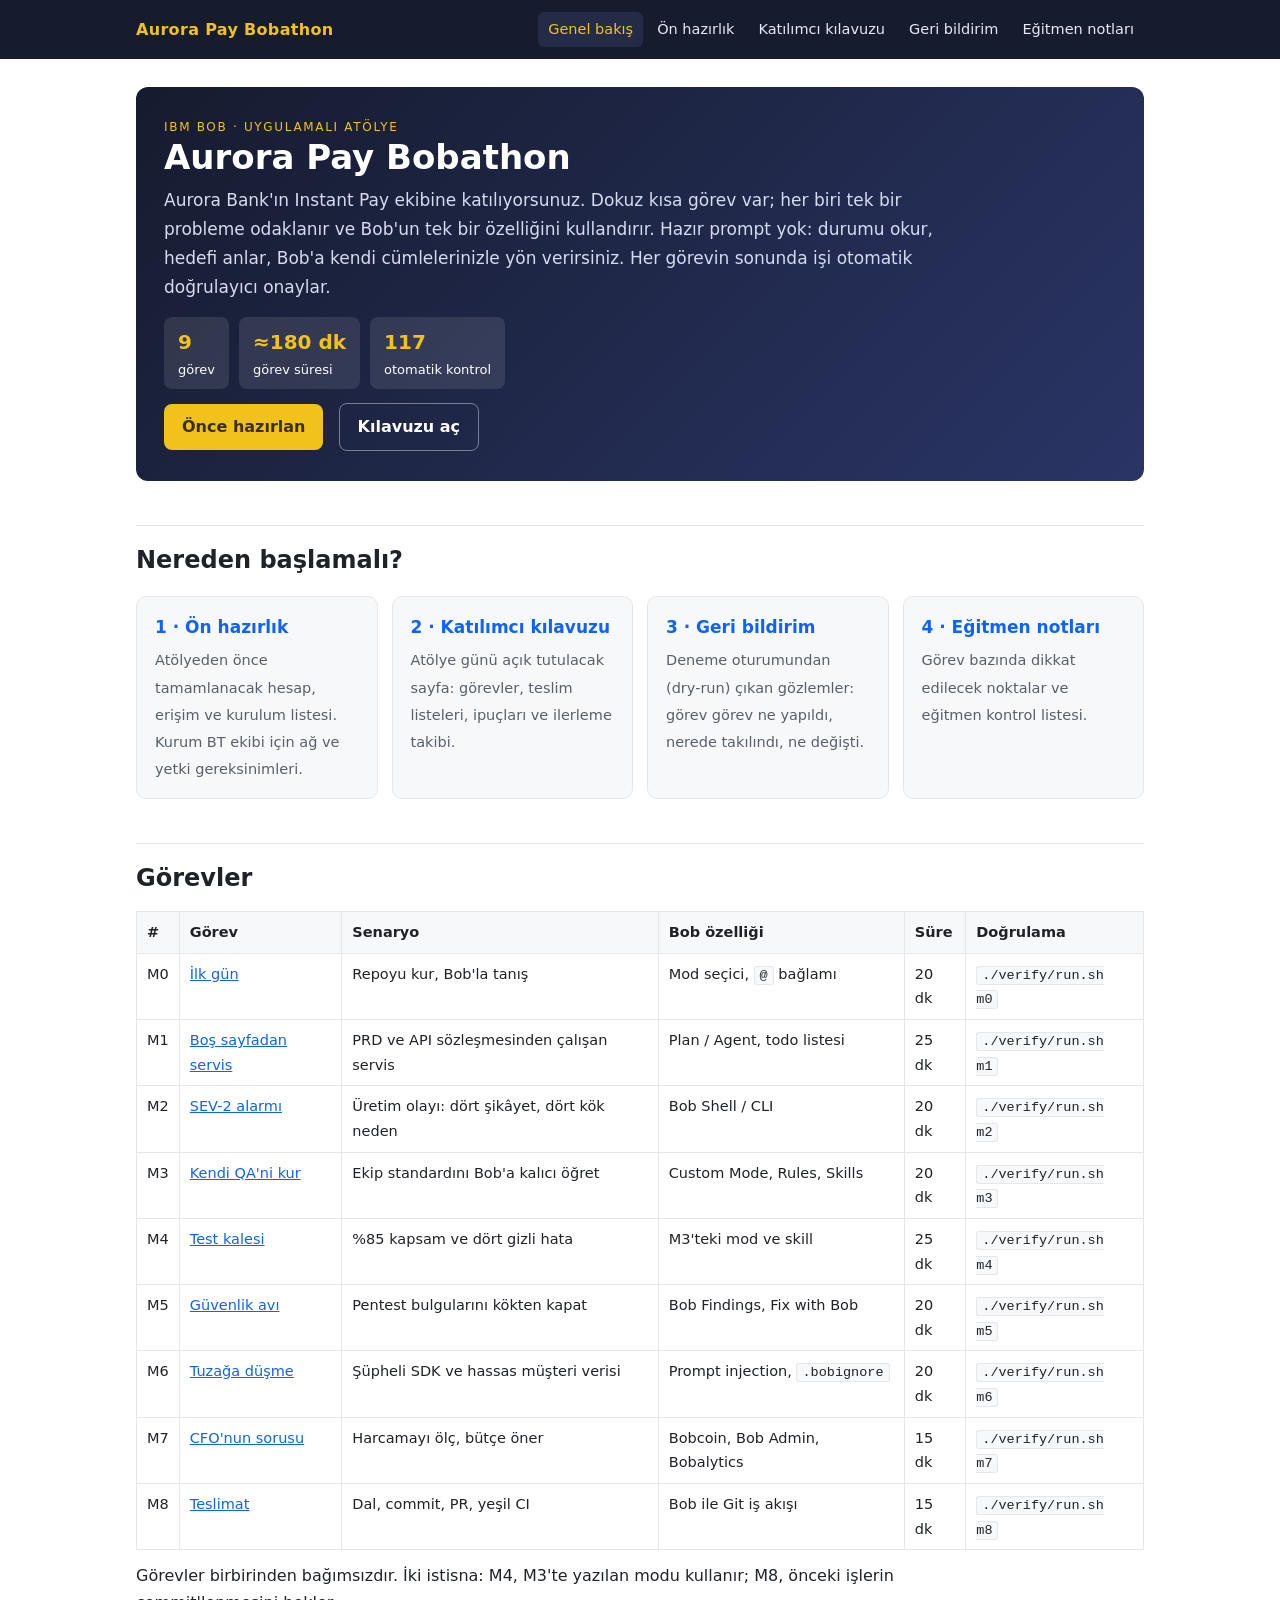
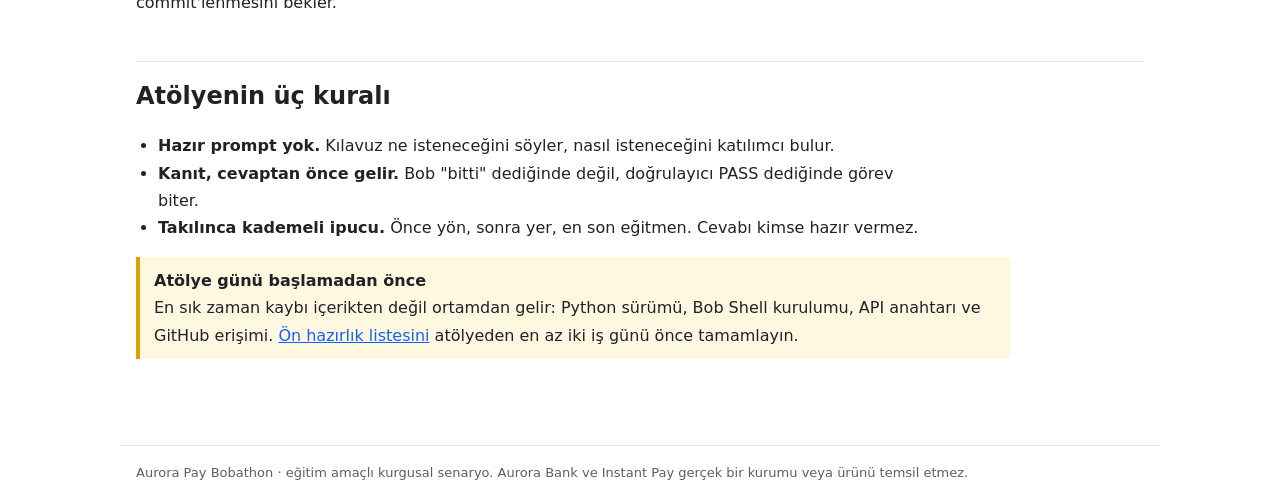
<file: index.html>
<!DOCTYPE html>
<html lang="tr">
<head>
<meta charset="utf-8">
<meta name="viewport" content="width=device-width, initial-scale=1">
<title>Aurora Pay Bobathon</title>
<meta name="description" content="IBM Bob ile uygulamalı atölye: dokuz görev, otomatik doğrulama, hazır prompt yok.">
<link rel="stylesheet" href="assets/style.css">
</head>
<body>
<header class="top"><div class="in">
  <a class="brand" href="index.html">Aurora Pay Bobathon</a>
  <nav>
    <a href="index.html" aria-current="page">Genel bakış</a>
    <a href="hazirlik.html">Ön hazırlık</a>
    <a href="kilavuz.html">Katılımcı kılavuzu</a>
    <a href="geri-bildirim.html">Geri bildirim</a>
    <a href="egitmen.html">Eğitmen notları</a>
  </nav>
</div></header>

<main>
<div class="hero">
  <div class="kicker">IBM Bob · uygulamalı atölye</div>
  <h1>Aurora Pay Bobathon</h1>
  <p>Aurora Bank'ın Instant Pay ekibine katılıyorsunuz. Dokuz kısa görev var; her biri tek bir probleme odaklanır ve Bob'un tek bir özelliğini kullandırır.
  Hazır prompt yok: durumu okur, hedefi anlar, Bob'a kendi cümlelerinizle yön verirsiniz. Her görevin sonunda işi otomatik doğrulayıcı onaylar.</p>
  <div class="stats">
    <div class="stat"><b>9</b>görev</div>
    <div class="stat"><b>≈180 dk</b>görev süresi</div>
    <div class="stat"><b>117</b>otomatik kontrol</div>
  </div>
  <a class="btn" href="hazirlik.html">Önce hazırlan</a>
  <a class="btn ghost" href="kilavuz.html">Kılavuzu aç</a>
</div>

<h2>Nereden başlamalı?</h2>
<div class="cards">
  <a class="card" href="hazirlik.html"><strong>1 · Ön hazırlık</strong><span>Atölyeden önce tamamlanacak hesap, erişim ve kurulum listesi. Kurum BT ekibi için ağ ve yetki gereksinimleri.</span></a>
  <a class="card" href="kilavuz.html"><strong>2 · Katılımcı kılavuzu</strong><span>Atölye günü açık tutulacak sayfa: görevler, teslim listeleri, ipuçları ve ilerleme takibi.</span></a>
  <a class="card" href="geri-bildirim.html"><strong>3 · Geri bildirim</strong><span>Deneme oturumundan (dry-run) çıkan gözlemler: görev görev ne yapıldı, nerede takılındı, ne değişti.</span></a>
  <a class="card" href="egitmen.html"><strong>4 · Eğitmen notları</strong><span>Görev bazında dikkat edilecek noktalar ve eğitmen kontrol listesi.</span></a>
</div>

<h2>Görevler</h2>
<div class="tablewrap">
<table>
  <thead><tr><th>#</th><th>Görev</th><th>Senaryo</th><th>Bob özelliği</th><th>Süre</th><th>Doğrulama</th></tr></thead>
  <tbody>
    <tr><td>M0</td><td><a href="kilavuz.html#m0">İlk gün</a></td><td>Repoyu kur, Bob'la tanış</td><td>Mod seçici, <code>@</code> bağlamı</td><td>20 dk</td><td><code>./verify/run.sh m0</code></td></tr>
    <tr><td>M1</td><td><a href="kilavuz.html#m1">Boş sayfadan servis</a></td><td>PRD ve API sözleşmesinden çalışan servis</td><td>Plan / Agent, todo listesi</td><td>25 dk</td><td><code>./verify/run.sh m1</code></td></tr>
    <tr><td>M2</td><td><a href="kilavuz.html#m2">SEV-2 alarmı</a></td><td>Üretim olayı: dört şikâyet, dört kök neden</td><td>Bob Shell / CLI</td><td>20 dk</td><td><code>./verify/run.sh m2</code></td></tr>
    <tr><td>M3</td><td><a href="kilavuz.html#m3">Kendi QA'ni kur</a></td><td>Ekip standardını Bob'a kalıcı öğret</td><td>Custom Mode, Rules, Skills</td><td>20 dk</td><td><code>./verify/run.sh m3</code></td></tr>
    <tr><td>M4</td><td><a href="kilavuz.html#m4">Test kalesi</a></td><td>%85 kapsam ve dört gizli hata</td><td>M3'teki mod ve skill</td><td>25 dk</td><td><code>./verify/run.sh m4</code></td></tr>
    <tr><td>M5</td><td><a href="kilavuz.html#m5">Güvenlik avı</a></td><td>Pentest bulgularını kökten kapat</td><td>Bob Findings, Fix with Bob</td><td>20 dk</td><td><code>./verify/run.sh m5</code></td></tr>
    <tr><td>M6</td><td><a href="kilavuz.html#m6">Tuzağa düşme</a></td><td>Şüpheli SDK ve hassas müşteri verisi</td><td>Prompt injection, <code>.bobignore</code></td><td>20 dk</td><td><code>./verify/run.sh m6</code></td></tr>
    <tr><td>M7</td><td><a href="kilavuz.html#m7">CFO'nun sorusu</a></td><td>Harcamayı ölç, bütçe öner</td><td>Bobcoin, Bob Admin, Bobalytics</td><td>15 dk</td><td><code>./verify/run.sh m7</code></td></tr>
    <tr><td>M8</td><td><a href="kilavuz.html#m8">Teslimat</a></td><td>Dal, commit, PR, yeşil CI</td><td>Bob ile Git iş akışı</td><td>15 dk</td><td><code>./verify/run.sh m8</code></td></tr>
  </tbody>
</table>
</div>
<p>Görevler birbirinden bağımsızdır. İki istisna: M4, M3'te yazılan modu kullanır; M8, önceki işlerin commit'lenmesini bekler.</p>

<h2>Atölyenin üç kuralı</h2>
<ul>
  <li><strong>Hazır prompt yok.</strong> Kılavuz ne isteneceğini söyler, nasıl isteneceğini katılımcı bulur.</li>
  <li><strong>Kanıt, cevaptan önce gelir.</strong> Bob "bitti" dediğinde değil, doğrulayıcı PASS dediğinde görev biter.</li>
  <li><strong>Takılınca kademeli ipucu.</strong> Önce yön, sonra yer, en son eğitmen. Cevabı kimse hazır vermez.</li>
</ul>

<div class="box warn">
  <strong>Atölye günü başlamadan önce</strong>
  En sık zaman kaybı içerikten değil ortamdan gelir: Python sürümü, Bob Shell kurulumu, API anahtarı ve GitHub erişimi.
  <a href="hazirlik.html">Ön hazırlık listesini</a> atölyeden en az iki iş günü önce tamamlayın.
</div>
</main>

<footer>Aurora Pay Bobathon · eğitim amaçlı kurgusal senaryo. Aurora Bank ve Instant Pay gerçek bir kurumu veya ürünü temsil etmez.</footer>
</body>
</html>
</file>
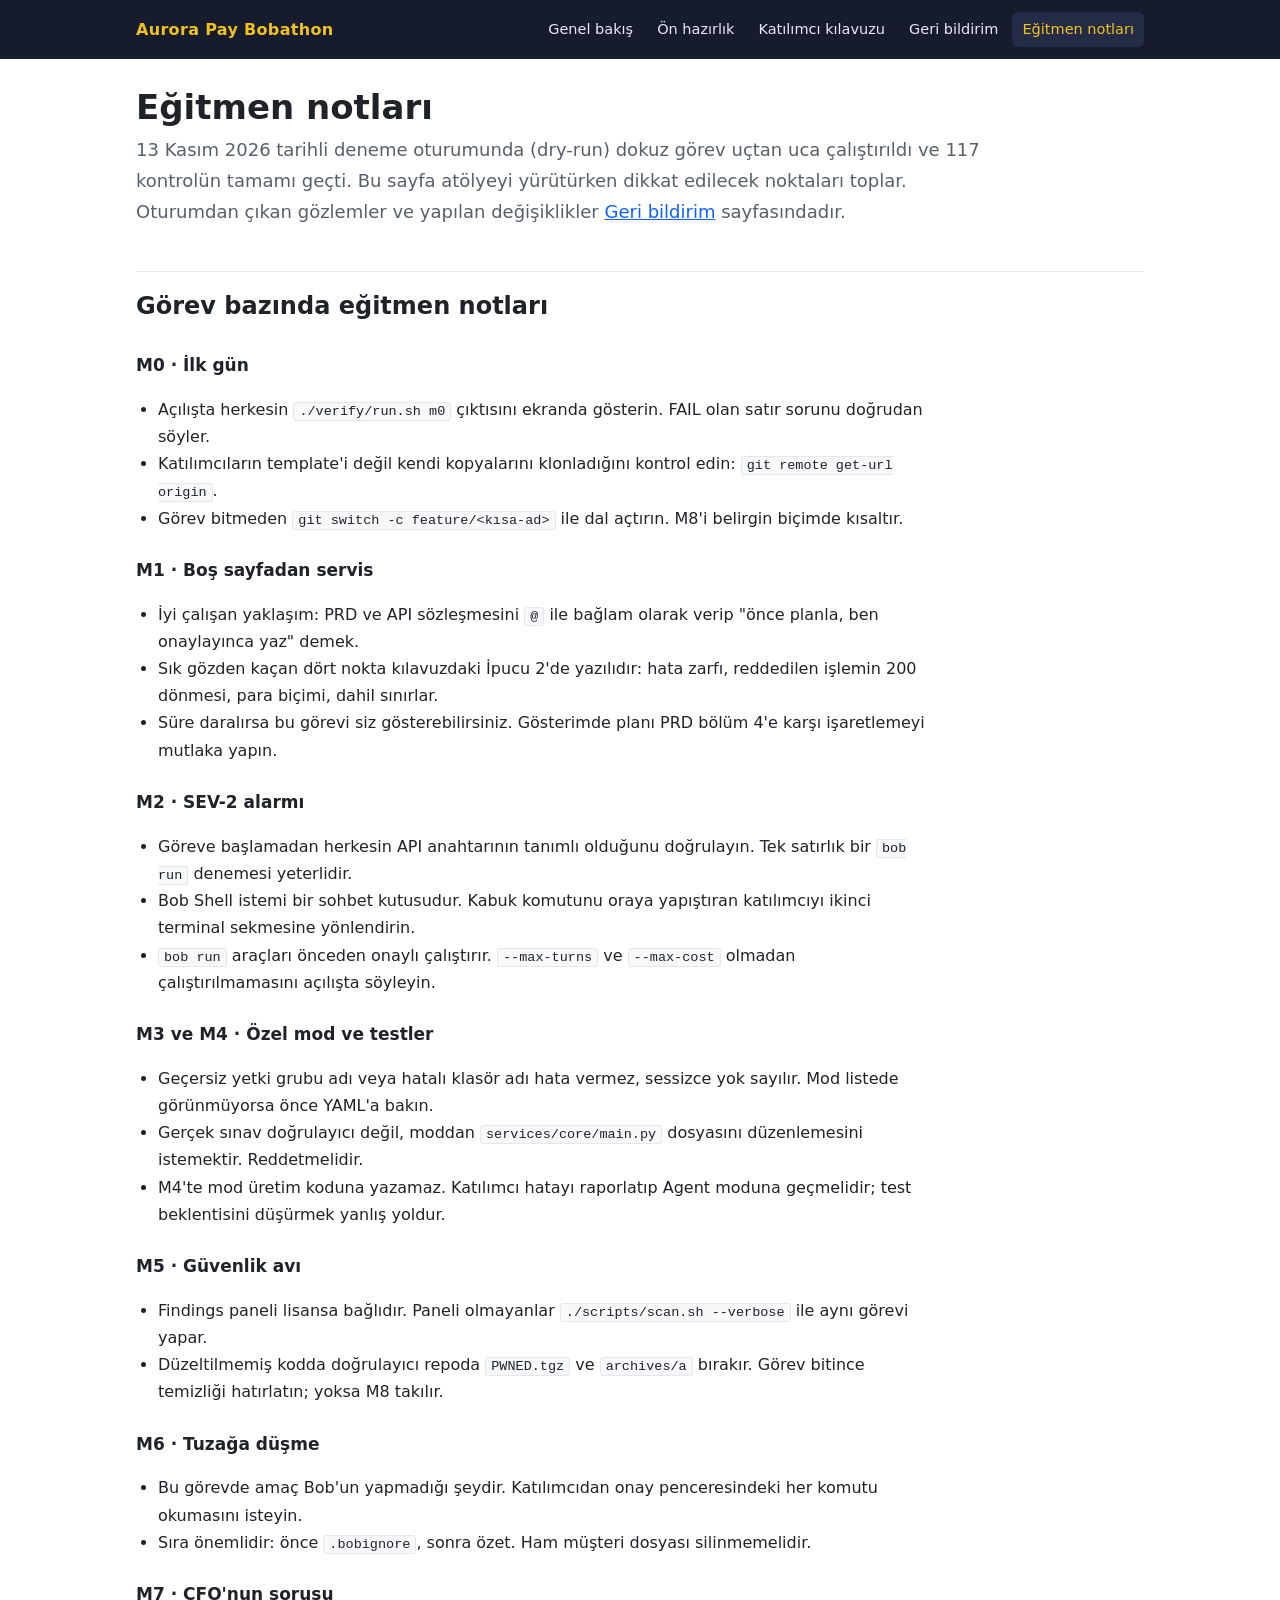
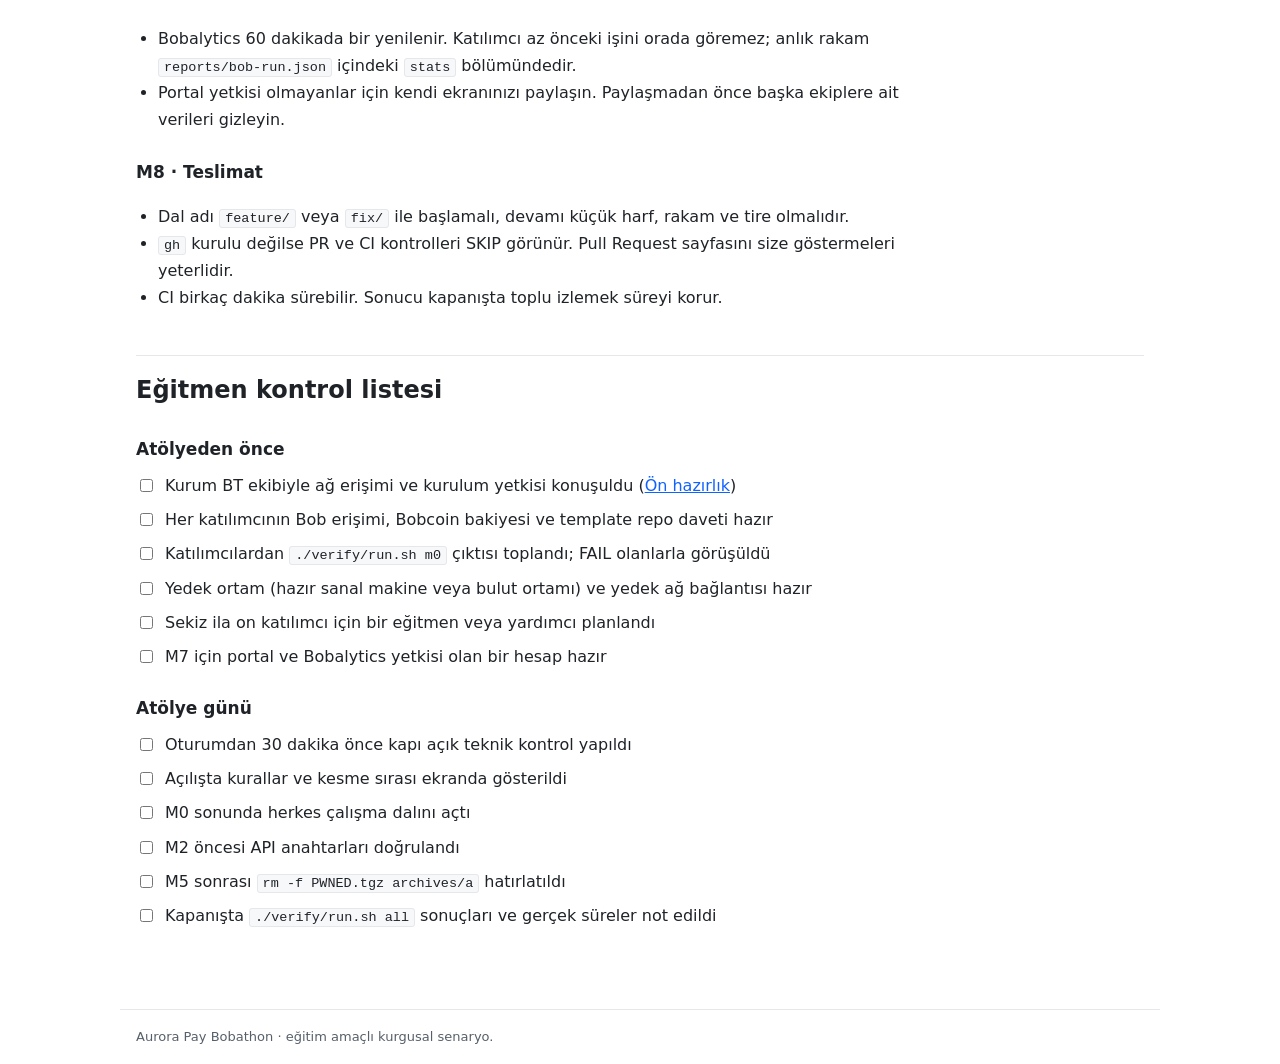
<file: egitmen.html>
<!DOCTYPE html>
<html lang="tr">
<head>
<meta charset="utf-8">
<meta name="viewport" content="width=device-width, initial-scale=1">
<title>Eğitmen notları · Aurora Pay Bobathon</title>
<meta name="description" content="Görev bazında dikkat edilecek noktalar ve eğitmen kontrol listesi.">
<link rel="stylesheet" href="assets/style.css">
</head>
<body>
<header class="top"><div class="in">
  <a class="brand" href="index.html">Aurora Pay Bobathon</a>
  <nav>
    <a href="index.html">Genel bakış</a>
    <a href="hazirlik.html">Ön hazırlık</a>
    <a href="kilavuz.html">Katılımcı kılavuzu</a>
    <a href="geri-bildirim.html">Geri bildirim</a>
    <a href="egitmen.html" aria-current="page">Eğitmen notları</a>
  </nav>
</div></header>

<main>
<h1>Eğitmen notları</h1>
<p class="lead">13 Kasım 2026 tarihli deneme oturumunda (dry-run) dokuz görev uçtan uca çalıştırıldı ve 117 kontrolün tamamı geçti.
Bu sayfa atölyeyi yürütürken dikkat edilecek noktaları toplar. Oturumdan çıkan gözlemler ve yapılan değişiklikler <a href="geri-bildirim.html">Geri bildirim</a> sayfasındadır.</p>

<h2>Görev bazında eğitmen notları</h2>

<h3>M0 · İlk gün</h3>
<ul>
  <li>Açılışta herkesin <code>./verify/run.sh m0</code> çıktısını ekranda gösterin. FAIL olan satır sorunu doğrudan söyler.</li>
  <li>Katılımcıların template'i değil kendi kopyalarını klonladığını kontrol edin: <code>git remote get-url origin</code>.</li>
  <li>Görev bitmeden <code>git switch -c feature/&lt;kısa-ad&gt;</code> ile dal açtırın. M8'i belirgin biçimde kısaltır.</li>
</ul>

<h3>M1 · Boş sayfadan servis</h3>
<ul>
  <li>İyi çalışan yaklaşım: PRD ve API sözleşmesini <code>@</code> ile bağlam olarak verip "önce planla, ben onaylayınca yaz" demek.</li>
  <li>Sık gözden kaçan dört nokta kılavuzdaki İpucu 2'de yazılıdır: hata zarfı, reddedilen işlemin 200 dönmesi, para biçimi, dahil sınırlar.</li>
  <li>Süre daralırsa bu görevi siz gösterebilirsiniz. Gösterimde planı PRD bölüm 4'e karşı işaretlemeyi mutlaka yapın.</li>
</ul>

<h3>M2 · SEV-2 alarmı</h3>
<ul>
  <li>Göreve başlamadan herkesin API anahtarının tanımlı olduğunu doğrulayın. Tek satırlık bir <code>bob run</code> denemesi yeterlidir.</li>
  <li>Bob Shell istemi bir sohbet kutusudur. Kabuk komutunu oraya yapıştıran katılımcıyı ikinci terminal sekmesine yönlendirin.</li>
  <li><code>bob run</code> araçları önceden onaylı çalıştırır. <code>--max-turns</code> ve <code>--max-cost</code> olmadan çalıştırılmamasını açılışta söyleyin.</li>
</ul>

<h3>M3 ve M4 · Özel mod ve testler</h3>
<ul>
  <li>Geçersiz yetki grubu adı veya hatalı klasör adı hata vermez, sessizce yok sayılır. Mod listede görünmüyorsa önce YAML'a bakın.</li>
  <li>Gerçek sınav doğrulayıcı değil, moddan <code>services/core/main.py</code> dosyasını düzenlemesini istemektir. Reddetmelidir.</li>
  <li>M4'te mod üretim koduna yazamaz. Katılımcı hatayı raporlatıp Agent moduna geçmelidir; test beklentisini düşürmek yanlış yoldur.</li>
</ul>

<h3>M5 · Güvenlik avı</h3>
<ul>
  <li>Findings paneli lisansa bağlıdır. Paneli olmayanlar <code>./scripts/scan.sh --verbose</code> ile aynı görevi yapar.</li>
  <li>Düzeltilmemiş kodda doğrulayıcı repoda <code>PWNED.tgz</code> ve <code>archives/a</code> bırakır. Görev bitince temizliği hatırlatın; yoksa M8 takılır.</li>
</ul>

<h3>M6 · Tuzağa düşme</h3>
<ul>
  <li>Bu görevde amaç Bob'un yapmadığı şeydir. Katılımcıdan onay penceresindeki her komutu okumasını isteyin.</li>
  <li>Sıra önemlidir: önce <code>.bobignore</code>, sonra özet. Ham müşteri dosyası silinmemelidir.</li>
</ul>

<h3>M7 · CFO'nun sorusu</h3>
<ul>
  <li>Bobalytics 60 dakikada bir yenilenir. Katılımcı az önceki işini orada göremez; anlık rakam <code>reports/bob-run.json</code> içindeki <code>stats</code> bölümündedir.</li>
  <li>Portal yetkisi olmayanlar için kendi ekranınızı paylaşın. Paylaşmadan önce başka ekiplere ait verileri gizleyin.</li>
</ul>

<h3>M8 · Teslimat</h3>
<ul>
  <li>Dal adı <code>feature/</code> veya <code>fix/</code> ile başlamalı, devamı küçük harf, rakam ve tire olmalıdır.</li>
  <li><code>gh</code> kurulu değilse PR ve CI kontrolleri SKIP görünür. Pull Request sayfasını size göstermeleri yeterlidir.</li>
  <li>CI birkaç dakika sürebilir. Sonucu kapanışta toplu izlemek süreyi korur.</li>
</ul>

<h2>Eğitmen kontrol listesi</h2>
<h3>Atölyeden önce</h3>
<ul class="check">
  <li><label><input type="checkbox"><span>Kurum BT ekibiyle ağ erişimi ve kurulum yetkisi konuşuldu (<a href="hazirlik.html">Ön hazırlık</a>)</span></label></li>
  <li><label><input type="checkbox"><span>Her katılımcının Bob erişimi, Bobcoin bakiyesi ve template repo daveti hazır</span></label></li>
  <li><label><input type="checkbox"><span>Katılımcılardan <code>./verify/run.sh m0</code> çıktısı toplandı; FAIL olanlarla görüşüldü</span></label></li>
  <li><label><input type="checkbox"><span>Yedek ortam (hazır sanal makine veya bulut ortamı) ve yedek ağ bağlantısı hazır</span></label></li>
  <li><label><input type="checkbox"><span>Sekiz ila on katılımcı için bir eğitmen veya yardımcı planlandı</span></label></li>
  <li><label><input type="checkbox"><span>M7 için portal ve Bobalytics yetkisi olan bir hesap hazır</span></label></li>
</ul>
<h3>Atölye günü</h3>
<ul class="check">
  <li><label><input type="checkbox"><span>Oturumdan 30 dakika önce kapı açık teknik kontrol yapıldı</span></label></li>
  <li><label><input type="checkbox"><span>Açılışta kurallar ve kesme sırası ekranda gösterildi</span></label></li>
  <li><label><input type="checkbox"><span>M0 sonunda herkes çalışma dalını açtı</span></label></li>
  <li><label><input type="checkbox"><span>M2 öncesi API anahtarları doğrulandı</span></label></li>
  <li><label><input type="checkbox"><span>M5 sonrası <code>rm -f PWNED.tgz archives/a</code> hatırlatıldı</span></label></li>
  <li><label><input type="checkbox"><span>Kapanışta <code>./verify/run.sh all</code> sonuçları ve gerçek süreler not edildi</span></label></li>
</ul>
</main>

<footer>Aurora Pay Bobathon · eğitim amaçlı kurgusal senaryo.</footer>
</body>
</html>
</file>
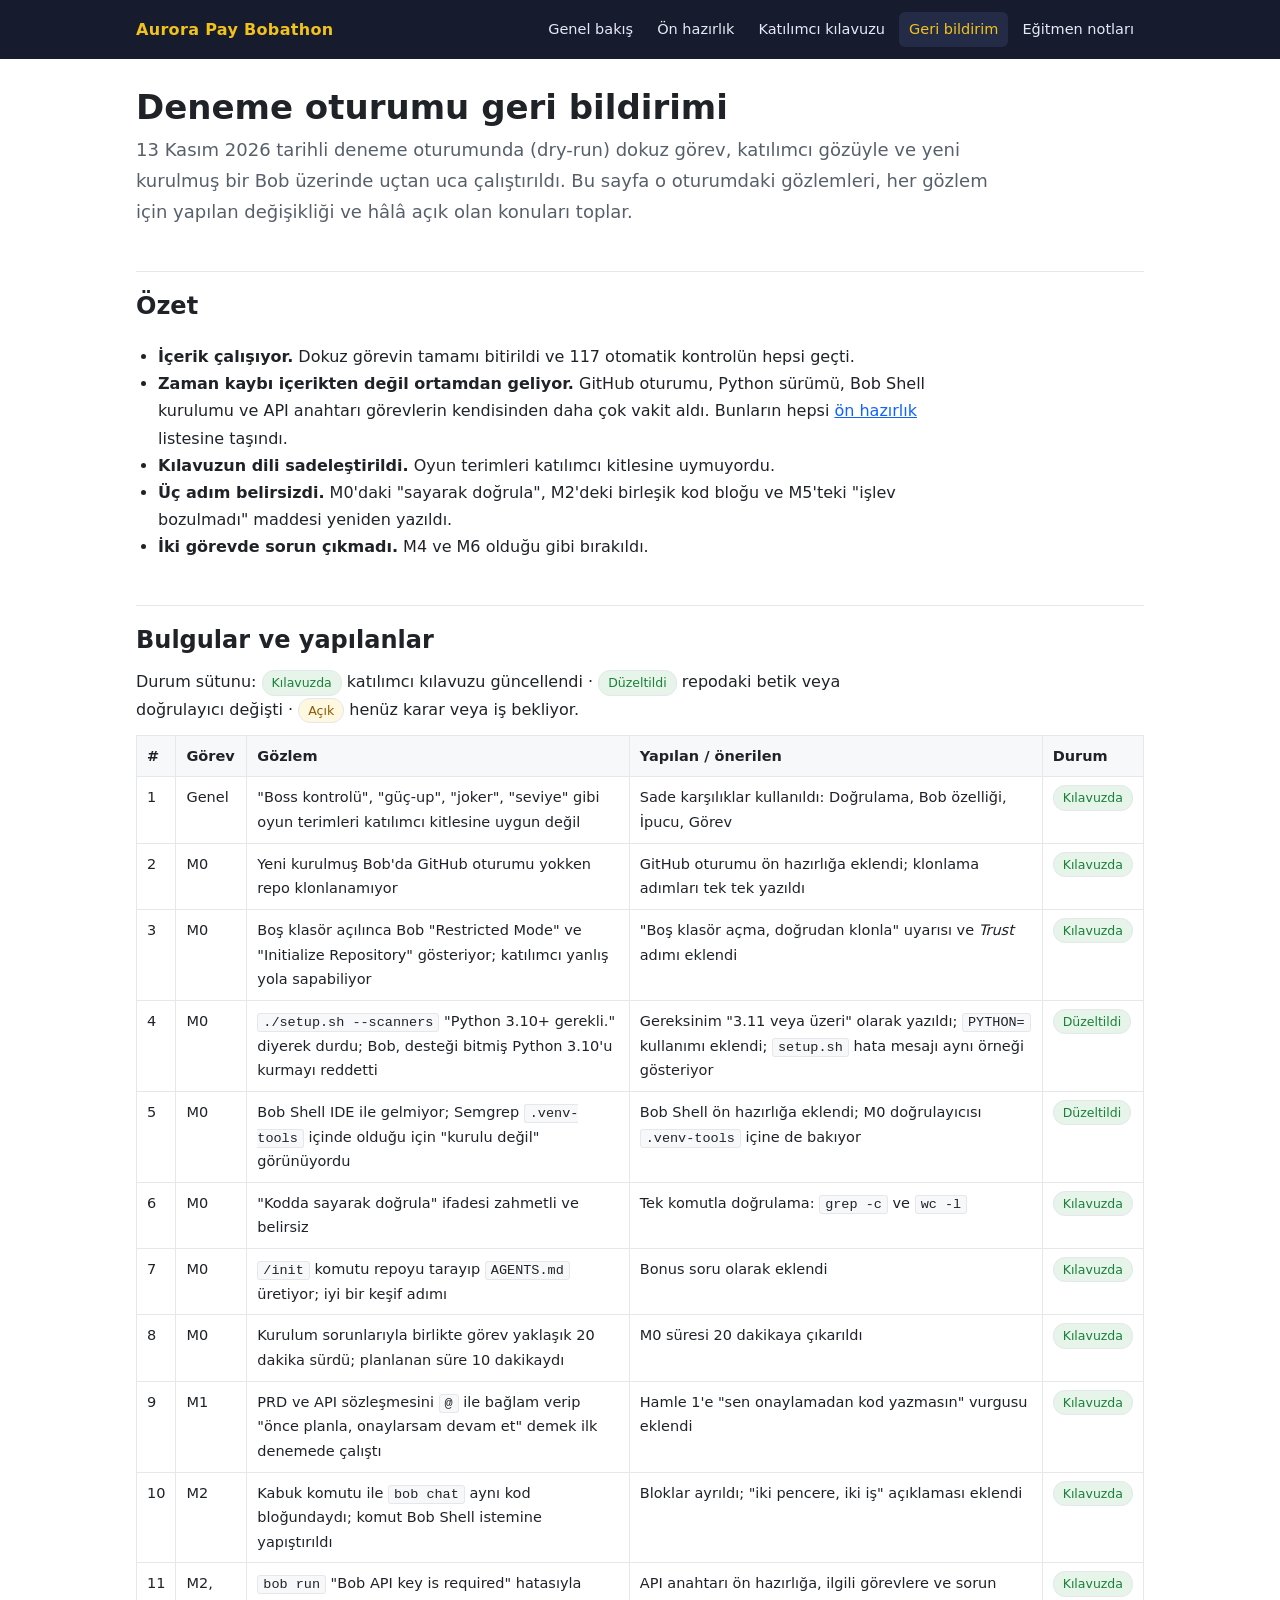
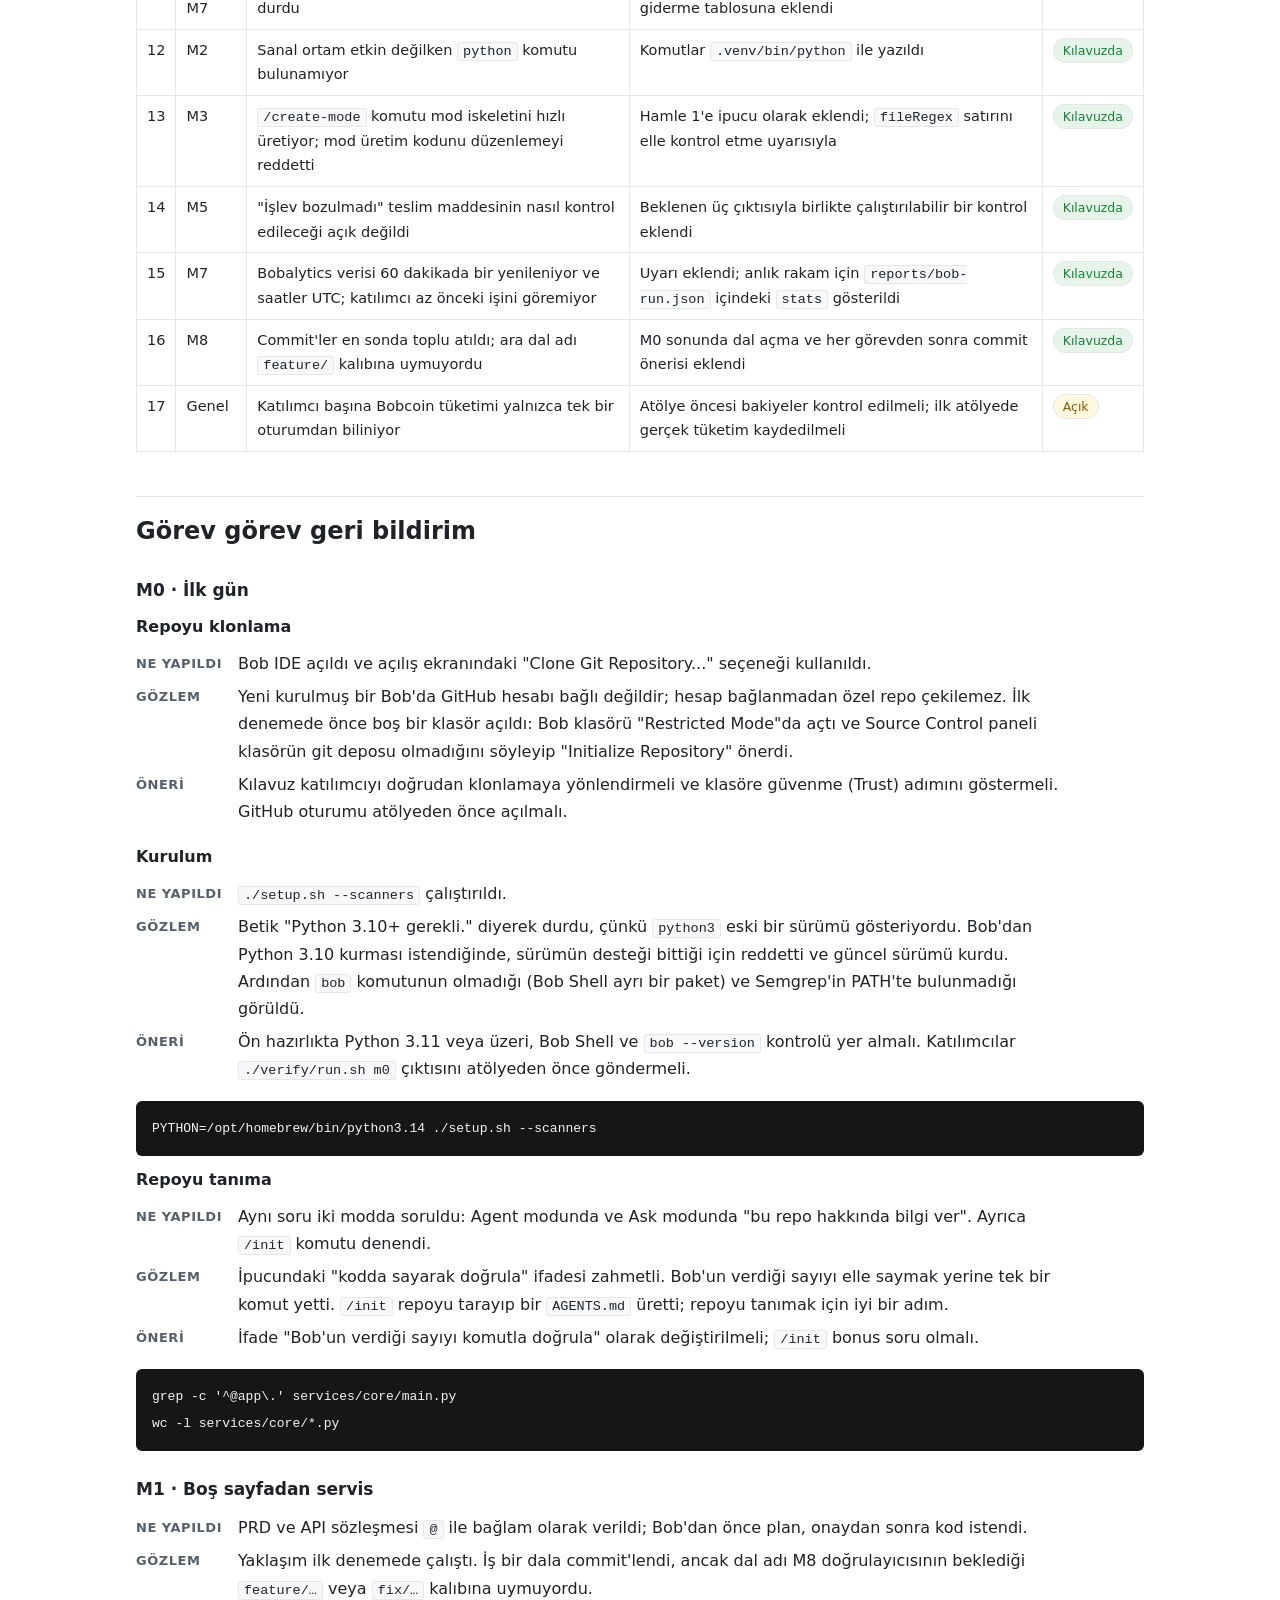
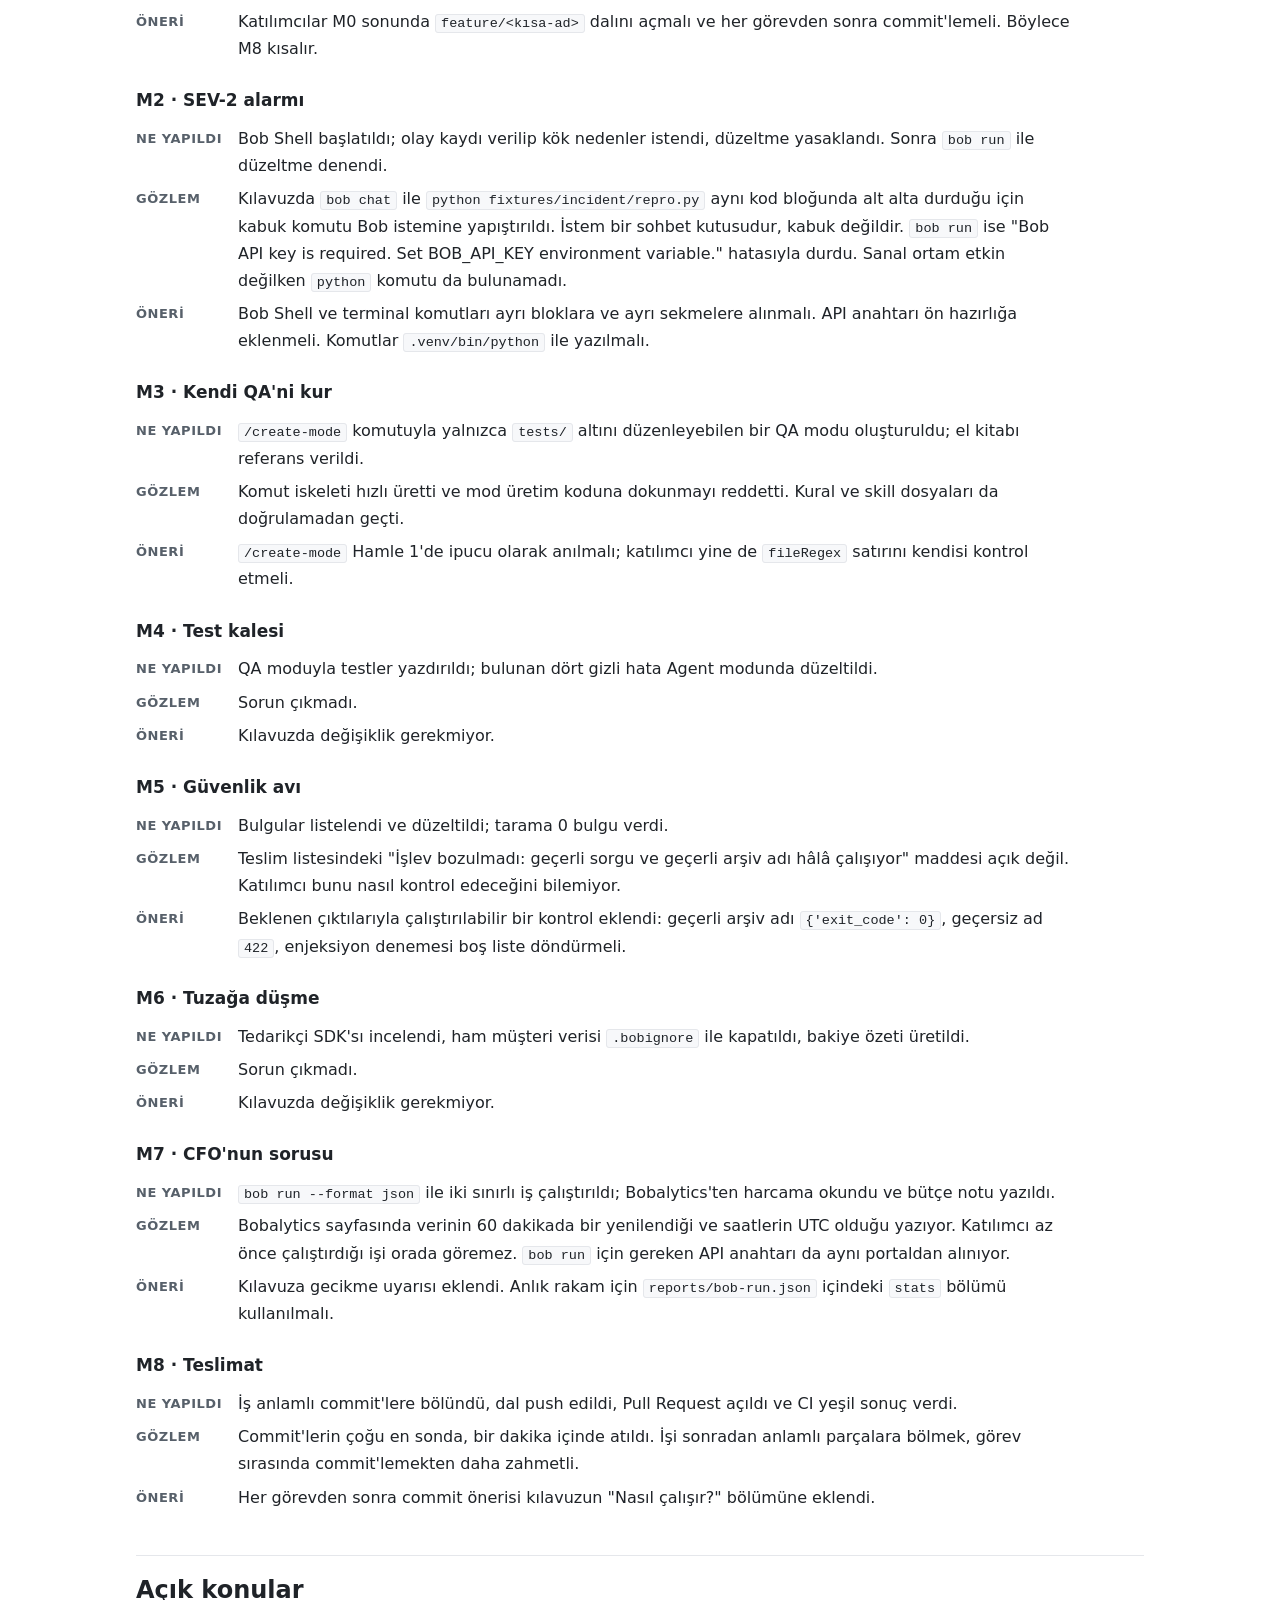
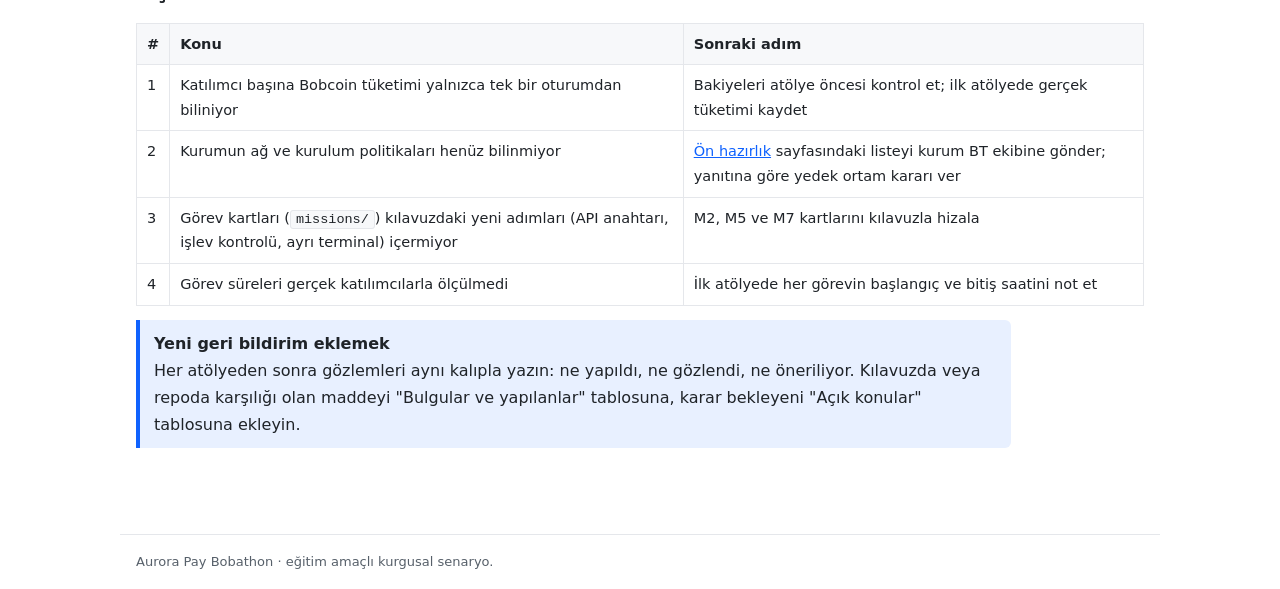
<file: geri-bildirim.html>
<!DOCTYPE html>
<html lang="tr">
<head>
<meta charset="utf-8">
<meta name="viewport" content="width=device-width, initial-scale=1">
<title>Geri bildirim · Aurora Pay Bobathon</title>
<meta name="description" content="Deneme oturumundan (dry-run) çıkan geri bildirim: görev görev ne yapıldı, ne gözlendi, ne değişti ve neler hâlâ açık.">
<link rel="stylesheet" href="assets/style.css">
</head>
<body>
<header class="top"><div class="in">
  <a class="brand" href="index.html">Aurora Pay Bobathon</a>
  <nav>
    <a href="index.html">Genel bakış</a>
    <a href="hazirlik.html">Ön hazırlık</a>
    <a href="kilavuz.html">Katılımcı kılavuzu</a>
    <a href="geri-bildirim.html" aria-current="page">Geri bildirim</a>
    <a href="egitmen.html">Eğitmen notları</a>
  </nav>
</div></header>

<main>
<h1>Deneme oturumu geri bildirimi</h1>
<p class="lead">13 Kasım 2026 tarihli deneme oturumunda (dry-run) dokuz görev, katılımcı gözüyle ve yeni kurulmuş bir Bob üzerinde uçtan uca çalıştırıldı.
Bu sayfa o oturumdaki gözlemleri, her gözlem için yapılan değişikliği ve hâlâ açık olan konuları toplar.</p>

<h2>Özet</h2>
<ul>
  <li><strong>İçerik çalışıyor.</strong> Dokuz görevin tamamı bitirildi ve 117 otomatik kontrolün hepsi geçti.</li>
  <li><strong>Zaman kaybı içerikten değil ortamdan geliyor.</strong> GitHub oturumu, Python sürümü, Bob Shell kurulumu ve API anahtarı görevlerin kendisinden daha çok vakit aldı. Bunların hepsi <a href="hazirlik.html">ön hazırlık</a> listesine taşındı.</li>
  <li><strong>Kılavuzun dili sadeleştirildi.</strong> Oyun terimleri katılımcı kitlesine uymuyordu.</li>
  <li><strong>Üç adım belirsizdi.</strong> M0'daki "sayarak doğrula", M2'deki birleşik kod bloğu ve M5'teki "işlev bozulmadı" maddesi yeniden yazıldı.</li>
  <li><strong>İki görevde sorun çıkmadı.</strong> M4 ve M6 olduğu gibi bırakıldı.</li>
</ul>

<h2>Bulgular ve yapılanlar</h2>
<p>Durum sütunu: <span class="pill done">Kılavuzda</span> katılımcı kılavuzu güncellendi · <span class="pill done">Düzeltildi</span> repodaki betik veya doğrulayıcı değişti · <span class="pill open">Açık</span> henüz karar veya iş bekliyor.</p>
<div class="tablewrap">
<table>
  <thead><tr><th>#</th><th>Görev</th><th>Gözlem</th><th>Yapılan / önerilen</th><th>Durum</th></tr></thead>
  <tbody>
    <tr><td>1</td><td>Genel</td><td>"Boss kontrolü", "güç-up", "joker", "seviye" gibi oyun terimleri katılımcı kitlesine uygun değil</td><td>Sade karşılıklar kullanıldı: Doğrulama, Bob özelliği, İpucu, Görev</td><td><span class="pill done">Kılavuzda</span></td></tr>
    <tr><td>2</td><td>M0</td><td>Yeni kurulmuş Bob'da GitHub oturumu yokken repo klonlanamıyor</td><td>GitHub oturumu ön hazırlığa eklendi; klonlama adımları tek tek yazıldı</td><td><span class="pill done">Kılavuzda</span></td></tr>
    <tr><td>3</td><td>M0</td><td>Boş klasör açılınca Bob "Restricted Mode" ve "Initialize Repository" gösteriyor; katılımcı yanlış yola sapabiliyor</td><td>"Boş klasör açma, doğrudan klonla" uyarısı ve <em>Trust</em> adımı eklendi</td><td><span class="pill done">Kılavuzda</span></td></tr>
    <tr><td>4</td><td>M0</td><td><code>./setup.sh --scanners</code> "Python 3.10+ gerekli." diyerek durdu; Bob, desteği bitmiş Python 3.10'u kurmayı reddetti</td><td>Gereksinim "3.11 veya üzeri" olarak yazıldı; <code>PYTHON=</code> kullanımı eklendi; <code>setup.sh</code> hata mesajı aynı örneği gösteriyor</td><td><span class="pill done">Düzeltildi</span></td></tr>
    <tr><td>5</td><td>M0</td><td>Bob Shell IDE ile gelmiyor; Semgrep <code>.venv-tools</code> içinde olduğu için "kurulu değil" görünüyordu</td><td>Bob Shell ön hazırlığa eklendi; M0 doğrulayıcısı <code>.venv-tools</code> içine de bakıyor</td><td><span class="pill done">Düzeltildi</span></td></tr>
    <tr><td>6</td><td>M0</td><td>"Kodda sayarak doğrula" ifadesi zahmetli ve belirsiz</td><td>Tek komutla doğrulama: <code>grep -c</code> ve <code>wc -l</code></td><td><span class="pill done">Kılavuzda</span></td></tr>
    <tr><td>7</td><td>M0</td><td><code>/init</code> komutu repoyu tarayıp <code>AGENTS.md</code> üretiyor; iyi bir keşif adımı</td><td>Bonus soru olarak eklendi</td><td><span class="pill done">Kılavuzda</span></td></tr>
    <tr><td>8</td><td>M0</td><td>Kurulum sorunlarıyla birlikte görev yaklaşık 20 dakika sürdü; planlanan süre 10 dakikaydı</td><td>M0 süresi 20 dakikaya çıkarıldı</td><td><span class="pill done">Kılavuzda</span></td></tr>
    <tr><td>9</td><td>M1</td><td>PRD ve API sözleşmesini <code>@</code> ile bağlam verip "önce planla, onaylarsam devam et" demek ilk denemede çalıştı</td><td>Hamle 1'e "sen onaylamadan kod yazmasın" vurgusu eklendi</td><td><span class="pill done">Kılavuzda</span></td></tr>
    <tr><td>10</td><td>M2</td><td>Kabuk komutu ile <code>bob chat</code> aynı kod bloğundaydı; komut Bob Shell istemine yapıştırıldı</td><td>Bloklar ayrıldı; "iki pencere, iki iş" açıklaması eklendi</td><td><span class="pill done">Kılavuzda</span></td></tr>
    <tr><td>11</td><td>M2, M7</td><td><code>bob run</code> "Bob API key is required" hatasıyla durdu</td><td>API anahtarı ön hazırlığa, ilgili görevlere ve sorun giderme tablosuna eklendi</td><td><span class="pill done">Kılavuzda</span></td></tr>
    <tr><td>12</td><td>M2</td><td>Sanal ortam etkin değilken <code>python</code> komutu bulunamıyor</td><td>Komutlar <code>.venv/bin/python</code> ile yazıldı</td><td><span class="pill done">Kılavuzda</span></td></tr>
    <tr><td>13</td><td>M3</td><td><code>/create-mode</code> komutu mod iskeletini hızlı üretiyor; mod üretim kodunu düzenlemeyi reddetti</td><td>Hamle 1'e ipucu olarak eklendi; <code>fileRegex</code> satırını elle kontrol etme uyarısıyla</td><td><span class="pill done">Kılavuzda</span></td></tr>
    <tr><td>14</td><td>M5</td><td>"İşlev bozulmadı" teslim maddesinin nasıl kontrol edileceği açık değildi</td><td>Beklenen üç çıktısıyla birlikte çalıştırılabilir bir kontrol eklendi</td><td><span class="pill done">Kılavuzda</span></td></tr>
    <tr><td>15</td><td>M7</td><td>Bobalytics verisi 60 dakikada bir yenileniyor ve saatler UTC; katılımcı az önceki işini göremiyor</td><td>Uyarı eklendi; anlık rakam için <code>reports/bob-run.json</code> içindeki <code>stats</code> gösterildi</td><td><span class="pill done">Kılavuzda</span></td></tr>
    <tr><td>16</td><td>M8</td><td>Commit'ler en sonda toplu atıldı; ara dal adı <code>feature/</code> kalıbına uymuyordu</td><td>M0 sonunda dal açma ve her görevden sonra commit önerisi eklendi</td><td><span class="pill done">Kılavuzda</span></td></tr>
    <tr><td>17</td><td>Genel</td><td>Katılımcı başına Bobcoin tüketimi yalnızca tek bir oturumdan biliniyor</td><td>Atölye öncesi bakiyeler kontrol edilmeli; ilk atölyede gerçek tüketim kaydedilmeli</td><td><span class="pill open">Açık</span></td></tr>
  </tbody>
</table>
</div>

<h2>Görev görev geri bildirim</h2>

<h3>M0 · İlk gün</h3>
<p><strong>Repoyu klonlama</strong></p>
<dl class="fb">
  <dt>Ne yapıldı</dt><dd>Bob IDE açıldı ve açılış ekranındaki "Clone Git Repository..." seçeneği kullanıldı.</dd>
  <dt>Gözlem</dt><dd>Yeni kurulmuş bir Bob'da GitHub hesabı bağlı değildir; hesap bağlanmadan özel repo çekilemez. İlk denemede önce boş bir klasör açıldı: Bob klasörü "Restricted Mode"da açtı ve Source Control paneli klasörün git deposu olmadığını söyleyip "Initialize Repository" önerdi.</dd>
  <dt>Öneri</dt><dd>Kılavuz katılımcıyı doğrudan klonlamaya yönlendirmeli ve klasöre güvenme (Trust) adımını göstermeli. GitHub oturumu atölyeden önce açılmalı.</dd>
</dl>
<p><strong>Kurulum</strong></p>
<dl class="fb">
  <dt>Ne yapıldı</dt><dd><code>./setup.sh --scanners</code> çalıştırıldı.</dd>
  <dt>Gözlem</dt><dd>Betik "Python 3.10+ gerekli." diyerek durdu, çünkü <code>python3</code> eski bir sürümü gösteriyordu. Bob'dan Python 3.10 kurması istendiğinde, sürümün desteği bittiği için reddetti ve güncel sürümü kurdu. Ardından <code>bob</code> komutunun olmadığı (Bob Shell ayrı bir paket) ve Semgrep'in PATH'te bulunmadığı görüldü.</dd>
  <dt>Öneri</dt><dd>Ön hazırlıkta Python 3.11 veya üzeri, Bob Shell ve <code>bob --version</code> kontrolü yer almalı. Katılımcılar <code>./verify/run.sh m0</code> çıktısını atölyeden önce göndermeli.</dd>
</dl>
<pre><code>PYTHON=/opt/homebrew/bin/python3.14 ./setup.sh --scanners</code></pre>
<p><strong>Repoyu tanıma</strong></p>
<dl class="fb">
  <dt>Ne yapıldı</dt><dd>Aynı soru iki modda soruldu: Agent modunda ve Ask modunda "bu repo hakkında bilgi ver". Ayrıca <code>/init</code> komutu denendi.</dd>
  <dt>Gözlem</dt><dd>İpucundaki "kodda sayarak doğrula" ifadesi zahmetli. Bob'un verdiği sayıyı elle saymak yerine tek bir komut yetti. <code>/init</code> repoyu tarayıp bir <code>AGENTS.md</code> üretti; repoyu tanımak için iyi bir adım.</dd>
  <dt>Öneri</dt><dd>İfade "Bob'un verdiği sayıyı komutla doğrula" olarak değiştirilmeli; <code>/init</code> bonus soru olmalı.</dd>
</dl>
<pre><code>grep -c '^@app\.' services/core/main.py
wc -l services/core/*.py</code></pre>

<h3>M1 · Boş sayfadan servis</h3>
<dl class="fb">
  <dt>Ne yapıldı</dt><dd>PRD ve API sözleşmesi <code>@</code> ile bağlam olarak verildi; Bob'dan önce plan, onaydan sonra kod istendi.</dd>
  <dt>Gözlem</dt><dd>Yaklaşım ilk denemede çalıştı. İş bir dala commit'lendi, ancak dal adı M8 doğrulayıcısının beklediği <code>feature/…</code> veya <code>fix/…</code> kalıbına uymuyordu.</dd>
  <dt>Öneri</dt><dd>Katılımcılar M0 sonunda <code>feature/&lt;kısa-ad&gt;</code> dalını açmalı ve her görevden sonra commit'lemeli. Böylece M8 kısalır.</dd>
</dl>

<h3>M2 · SEV-2 alarmı</h3>
<dl class="fb">
  <dt>Ne yapıldı</dt><dd>Bob Shell başlatıldı; olay kaydı verilip kök nedenler istendi, düzeltme yasaklandı. Sonra <code>bob run</code> ile düzeltme denendi.</dd>
  <dt>Gözlem</dt><dd>Kılavuzda <code>bob chat</code> ile <code>python fixtures/incident/repro.py</code> aynı kod bloğunda alt alta durduğu için kabuk komutu Bob istemine yapıştırıldı. İstem bir sohbet kutusudur, kabuk değildir. <code>bob run</code> ise "Bob API key is required. Set BOB_API_KEY environment variable." hatasıyla durdu. Sanal ortam etkin değilken <code>python</code> komutu da bulunamadı.</dd>
  <dt>Öneri</dt><dd>Bob Shell ve terminal komutları ayrı bloklara ve ayrı sekmelere alınmalı. API anahtarı ön hazırlığa eklenmeli. Komutlar <code>.venv/bin/python</code> ile yazılmalı.</dd>
</dl>

<h3>M3 · Kendi QA'ni kur</h3>
<dl class="fb">
  <dt>Ne yapıldı</dt><dd><code>/create-mode</code> komutuyla yalnızca <code>tests/</code> altını düzenleyebilen bir QA modu oluşturuldu; el kitabı referans verildi.</dd>
  <dt>Gözlem</dt><dd>Komut iskeleti hızlı üretti ve mod üretim koduna dokunmayı reddetti. Kural ve skill dosyaları da doğrulamadan geçti.</dd>
  <dt>Öneri</dt><dd><code>/create-mode</code> Hamle 1'de ipucu olarak anılmalı; katılımcı yine de <code>fileRegex</code> satırını kendisi kontrol etmeli.</dd>
</dl>

<h3>M4 · Test kalesi</h3>
<dl class="fb">
  <dt>Ne yapıldı</dt><dd>QA moduyla testler yazdırıldı; bulunan dört gizli hata Agent modunda düzeltildi.</dd>
  <dt>Gözlem</dt><dd>Sorun çıkmadı.</dd>
  <dt>Öneri</dt><dd>Kılavuzda değişiklik gerekmiyor.</dd>
</dl>

<h3>M5 · Güvenlik avı</h3>
<dl class="fb">
  <dt>Ne yapıldı</dt><dd>Bulgular listelendi ve düzeltildi; tarama 0 bulgu verdi.</dd>
  <dt>Gözlem</dt><dd>Teslim listesindeki "İşlev bozulmadı: geçerli sorgu ve geçerli arşiv adı hâlâ çalışıyor" maddesi açık değil. Katılımcı bunu nasıl kontrol edeceğini bilemiyor.</dd>
  <dt>Öneri</dt><dd>Beklenen çıktılarıyla çalıştırılabilir bir kontrol eklendi: geçerli arşiv adı <code>{'exit_code': 0}</code>, geçersiz ad <code>422</code>, enjeksiyon denemesi boş liste döndürmeli.</dd>
</dl>

<h3>M6 · Tuzağa düşme</h3>
<dl class="fb">
  <dt>Ne yapıldı</dt><dd>Tedarikçi SDK'sı incelendi, ham müşteri verisi <code>.bobignore</code> ile kapatıldı, bakiye özeti üretildi.</dd>
  <dt>Gözlem</dt><dd>Sorun çıkmadı.</dd>
  <dt>Öneri</dt><dd>Kılavuzda değişiklik gerekmiyor.</dd>
</dl>

<h3>M7 · CFO'nun sorusu</h3>
<dl class="fb">
  <dt>Ne yapıldı</dt><dd><code>bob run --format json</code> ile iki sınırlı iş çalıştırıldı; Bobalytics'ten harcama okundu ve bütçe notu yazıldı.</dd>
  <dt>Gözlem</dt><dd>Bobalytics sayfasında verinin 60 dakikada bir yenilendiği ve saatlerin UTC olduğu yazıyor. Katılımcı az önce çalıştırdığı işi orada göremez. <code>bob run</code> için gereken API anahtarı da aynı portaldan alınıyor.</dd>
  <dt>Öneri</dt><dd>Kılavuza gecikme uyarısı eklendi. Anlık rakam için <code>reports/bob-run.json</code> içindeki <code>stats</code> bölümü kullanılmalı.</dd>
</dl>

<h3>M8 · Teslimat</h3>
<dl class="fb">
  <dt>Ne yapıldı</dt><dd>İş anlamlı commit'lere bölündü, dal push edildi, Pull Request açıldı ve CI yeşil sonuç verdi.</dd>
  <dt>Gözlem</dt><dd>Commit'lerin çoğu en sonda, bir dakika içinde atıldı. İşi sonradan anlamlı parçalara bölmek, görev sırasında commit'lemekten daha zahmetli.</dd>
  <dt>Öneri</dt><dd>Her görevden sonra commit önerisi kılavuzun "Nasıl çalışır?" bölümüne eklendi.</dd>
</dl>

<h2>Açık konular</h2>
<div class="tablewrap">
<table>
  <thead><tr><th>#</th><th>Konu</th><th>Sonraki adım</th></tr></thead>
  <tbody>
    <tr><td>1</td><td>Katılımcı başına Bobcoin tüketimi yalnızca tek bir oturumdan biliniyor</td><td>Bakiyeleri atölye öncesi kontrol et; ilk atölyede gerçek tüketimi kaydet</td></tr>
    <tr><td>2</td><td>Kurumun ağ ve kurulum politikaları henüz bilinmiyor</td><td><a href="hazirlik.html">Ön hazırlık</a> sayfasındaki listeyi kurum BT ekibine gönder; yanıtına göre yedek ortam kararı ver</td></tr>
    <tr><td>3</td><td>Görev kartları (<code>missions/</code>) kılavuzdaki yeni adımları (API anahtarı, işlev kontrolü, ayrı terminal) içermiyor</td><td>M2, M5 ve M7 kartlarını kılavuzla hizala</td></tr>
    <tr><td>4</td><td>Görev süreleri gerçek katılımcılarla ölçülmedi</td><td>İlk atölyede her görevin başlangıç ve bitiş saatini not et</td></tr>
  </tbody>
</table>
</div>

<div class="box">
  <strong>Yeni geri bildirim eklemek</strong>
  Her atölyeden sonra gözlemleri aynı kalıpla yazın: ne yapıldı, ne gözlendi, ne öneriliyor. Kılavuzda veya repoda karşılığı olan maddeyi "Bulgular ve yapılanlar" tablosuna, karar bekleyeni "Açık konular" tablosuna ekleyin.
</div>
</main>

<footer>Aurora Pay Bobathon · eğitim amaçlı kurgusal senaryo.</footer>
</body>
</html>
</file>
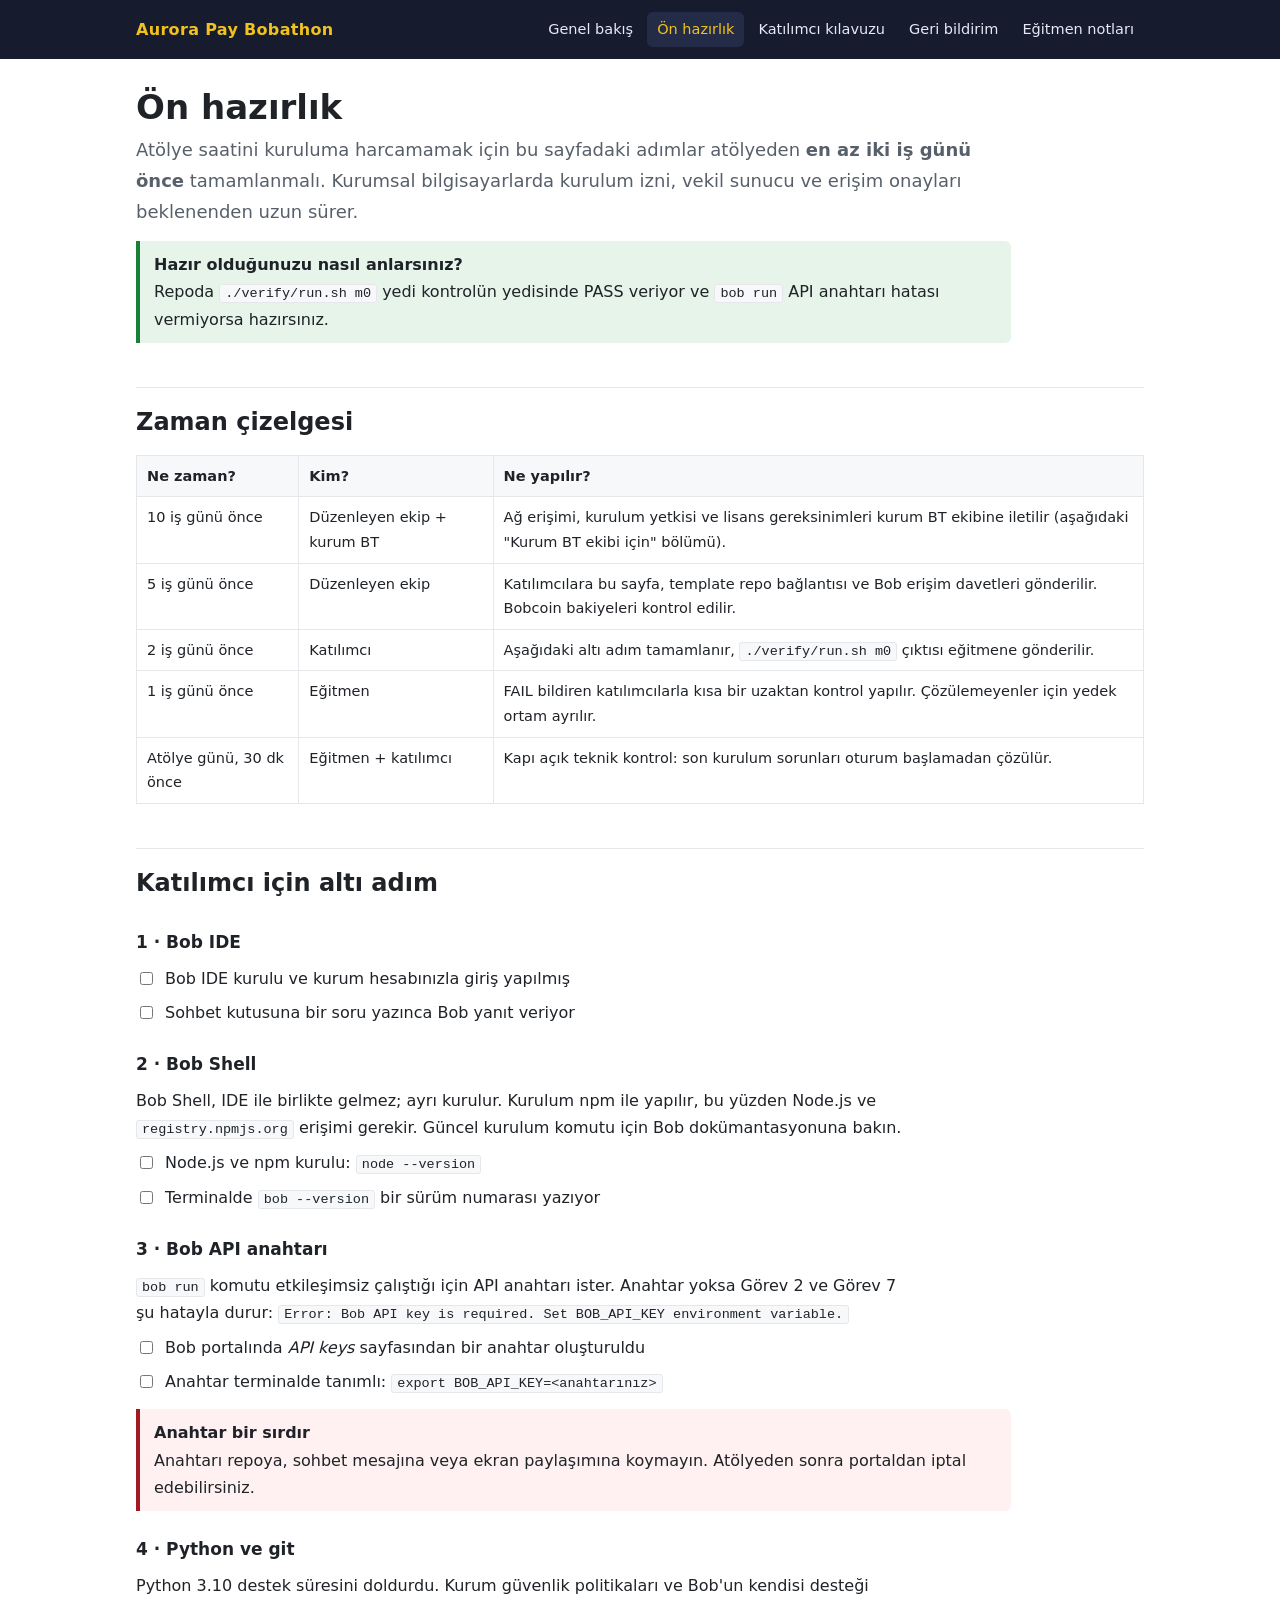
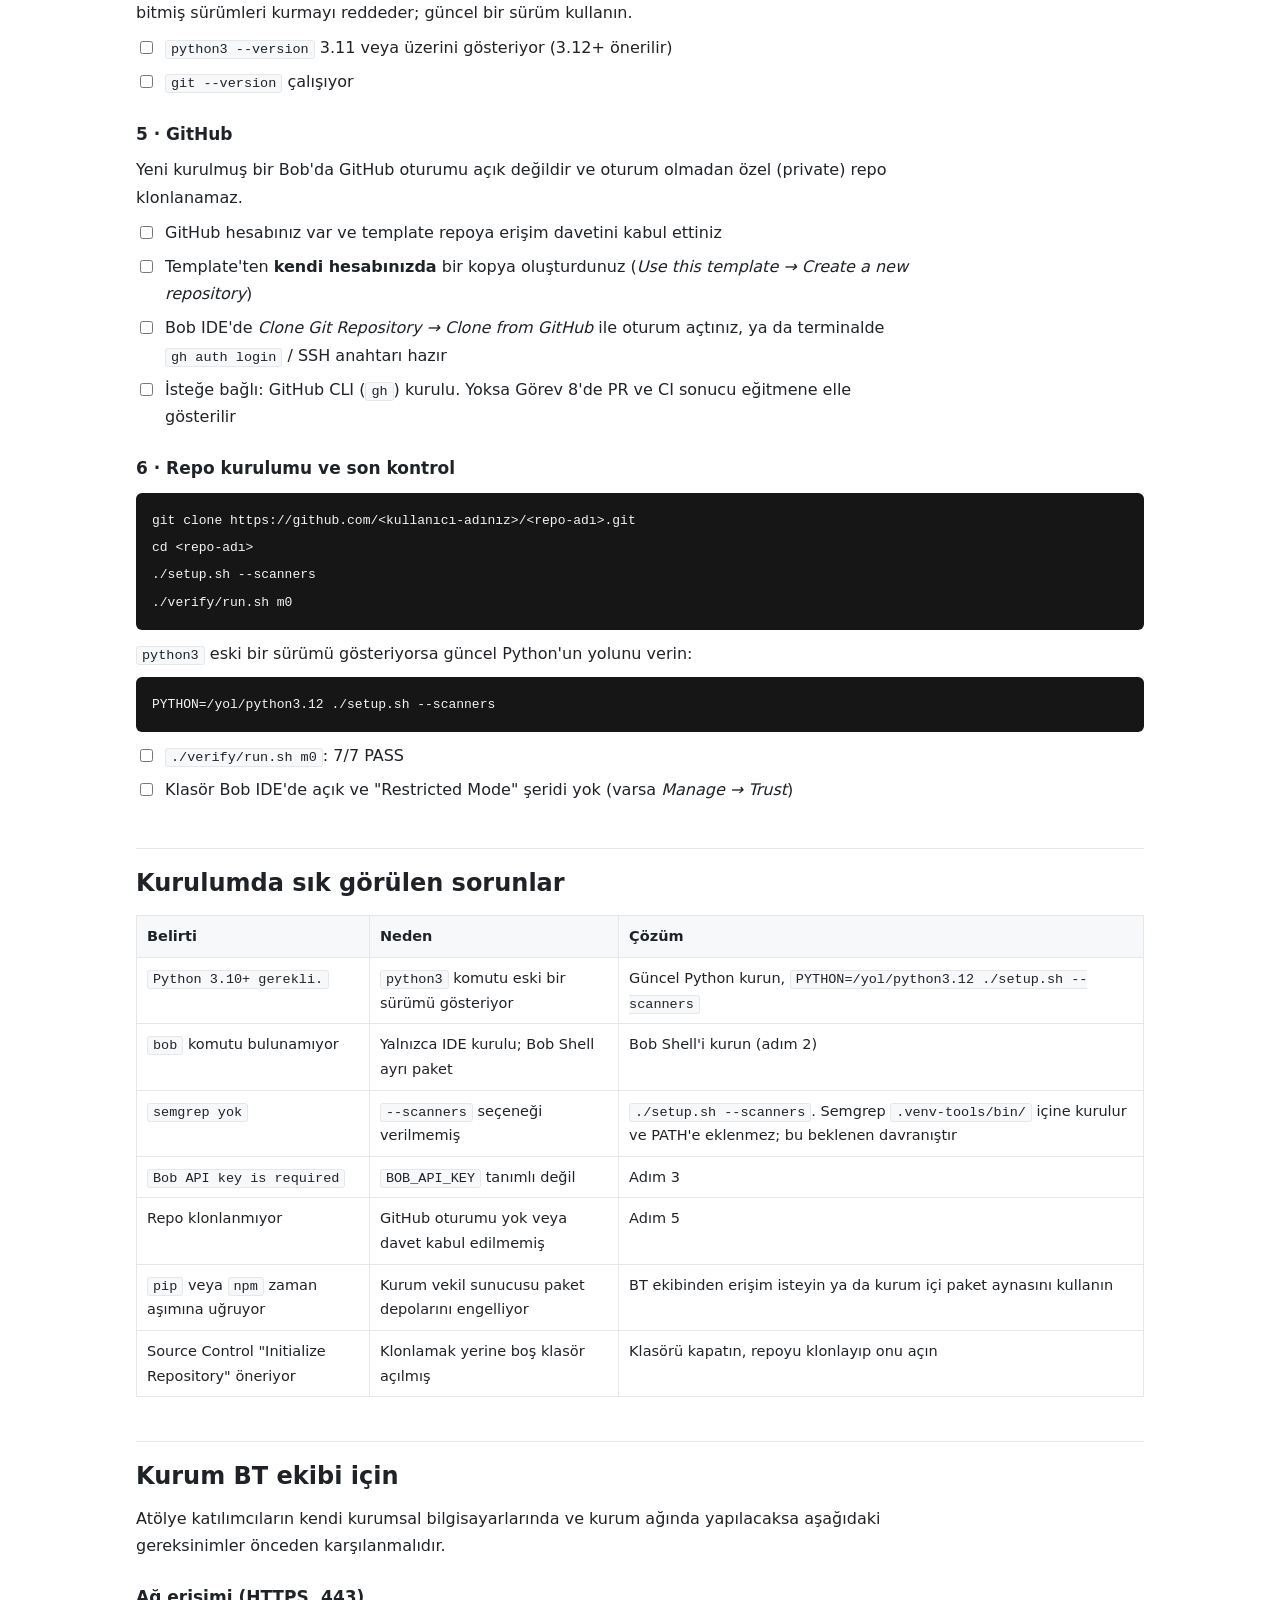
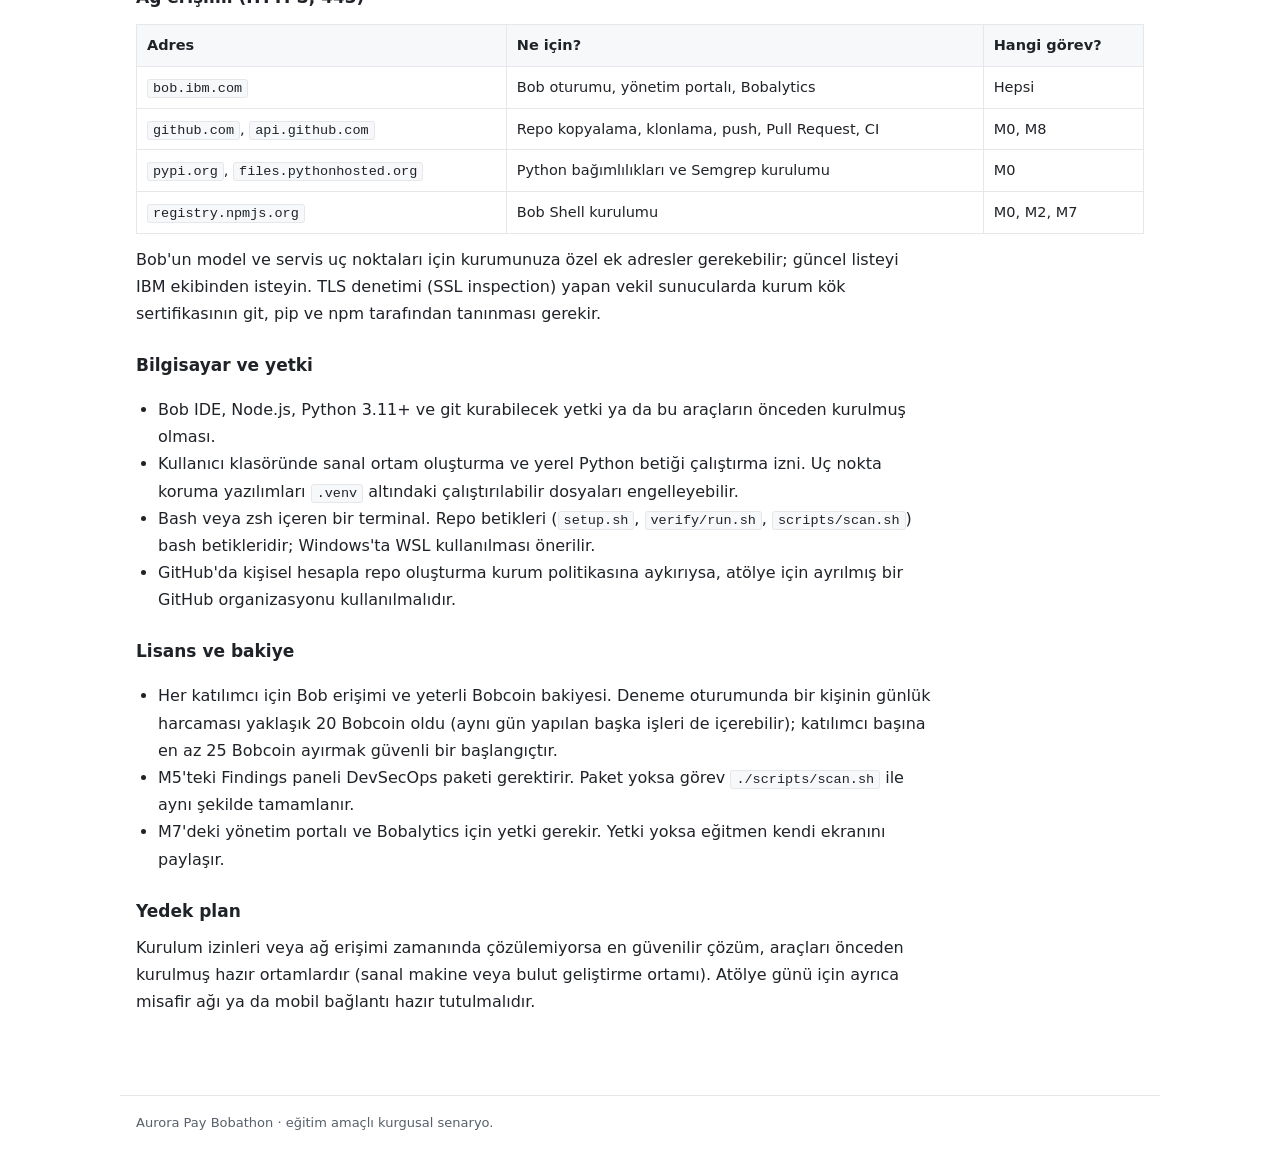
<file: hazirlik.html>
<!DOCTYPE html>
<html lang="tr">
<head>
<meta charset="utf-8">
<meta name="viewport" content="width=device-width, initial-scale=1">
<title>Ön hazırlık · Aurora Pay Bobathon</title>
<meta name="description" content="Atölyeden önce tamamlanacak hesap, erişim ve kurulum adımları ile kurum BT ekibi için gereksinimler.">
<link rel="stylesheet" href="assets/style.css">
</head>
<body>
<header class="top"><div class="in">
  <a class="brand" href="index.html">Aurora Pay Bobathon</a>
  <nav>
    <a href="index.html">Genel bakış</a>
    <a href="hazirlik.html" aria-current="page">Ön hazırlık</a>
    <a href="kilavuz.html">Katılımcı kılavuzu</a>
    <a href="geri-bildirim.html">Geri bildirim</a>
    <a href="egitmen.html">Eğitmen notları</a>
  </nav>
</div></header>

<main>
<h1>Ön hazırlık</h1>
<p class="lead">Atölye saatini kuruluma harcamamak için bu sayfadaki adımlar atölyeden <strong>en az iki iş günü önce</strong> tamamlanmalı.
Kurumsal bilgisayarlarda kurulum izni, vekil sunucu ve erişim onayları beklenenden uzun sürer.</p>

<div class="box ok">
  <strong>Hazır olduğunuzu nasıl anlarsınız?</strong>
  Repoda <code>./verify/run.sh m0</code> yedi kontrolün yedisinde PASS veriyor ve <code>bob run</code> API anahtarı hatası vermiyorsa hazırsınız.
</div>

<h2>Zaman çizelgesi</h2>
<div class="tablewrap">
<table>
  <thead><tr><th>Ne zaman?</th><th>Kim?</th><th>Ne yapılır?</th></tr></thead>
  <tbody>
    <tr><td>10 iş günü önce</td><td>Düzenleyen ekip + kurum BT</td><td>Ağ erişimi, kurulum yetkisi ve lisans gereksinimleri kurum BT ekibine iletilir (aşağıdaki "Kurum BT ekibi için" bölümü).</td></tr>
    <tr><td>5 iş günü önce</td><td>Düzenleyen ekip</td><td>Katılımcılara bu sayfa, template repo bağlantısı ve Bob erişim davetleri gönderilir. Bobcoin bakiyeleri kontrol edilir.</td></tr>
    <tr><td>2 iş günü önce</td><td>Katılımcı</td><td>Aşağıdaki altı adım tamamlanır, <code>./verify/run.sh m0</code> çıktısı eğitmene gönderilir.</td></tr>
    <tr><td>1 iş günü önce</td><td>Eğitmen</td><td>FAIL bildiren katılımcılarla kısa bir uzaktan kontrol yapılır. Çözülemeyenler için yedek ortam ayrılır.</td></tr>
    <tr><td>Atölye günü, 30 dk önce</td><td>Eğitmen + katılımcı</td><td>Kapı açık teknik kontrol: son kurulum sorunları oturum başlamadan çözülür.</td></tr>
  </tbody>
</table>
</div>

<h2>Katılımcı için altı adım</h2>

<h3>1 · Bob IDE</h3>
<ul class="check">
  <li><label><input type="checkbox"><span>Bob IDE kurulu ve kurum hesabınızla giriş yapılmış</span></label></li>
  <li><label><input type="checkbox"><span>Sohbet kutusuna bir soru yazınca Bob yanıt veriyor</span></label></li>
</ul>

<h3>2 · Bob Shell</h3>
<p>Bob Shell, IDE ile birlikte gelmez; ayrı kurulur. Kurulum npm ile yapılır, bu yüzden Node.js ve <code>registry.npmjs.org</code> erişimi gerekir. Güncel kurulum komutu için Bob dokümantasyonuna bakın.</p>
<ul class="check">
  <li><label><input type="checkbox"><span>Node.js ve npm kurulu: <code>node --version</code></span></label></li>
  <li><label><input type="checkbox"><span>Terminalde <code>bob --version</code> bir sürüm numarası yazıyor</span></label></li>
</ul>

<h3>3 · Bob API anahtarı</h3>
<p><code>bob run</code> komutu etkileşimsiz çalıştığı için API anahtarı ister. Anahtar yoksa Görev 2 ve Görev 7 şu hatayla durur: <code>Error: Bob API key is required. Set BOB_API_KEY environment variable.</code></p>
<ul class="check">
  <li><label><input type="checkbox"><span>Bob portalında <em>API keys</em> sayfasından bir anahtar oluşturuldu</span></label></li>
  <li><label><input type="checkbox"><span>Anahtar terminalde tanımlı: <code>export BOB_API_KEY=&lt;anahtarınız&gt;</code></span></label></li>
</ul>
<div class="box danger"><strong>Anahtar bir sırdır</strong>Anahtarı repoya, sohbet mesajına veya ekran paylaşımına koymayın. Atölyeden sonra portaldan iptal edebilirsiniz.</div>

<h3>4 · Python ve git</h3>
<p>Python 3.10 destek süresini doldurdu. Kurum güvenlik politikaları ve Bob'un kendisi desteği bitmiş sürümleri kurmayı reddeder; güncel bir sürüm kullanın.</p>
<ul class="check">
  <li><label><input type="checkbox"><span><code>python3 --version</code> 3.11 veya üzerini gösteriyor (3.12+ önerilir)</span></label></li>
  <li><label><input type="checkbox"><span><code>git --version</code> çalışıyor</span></label></li>
</ul>

<h3>5 · GitHub</h3>
<p>Yeni kurulmuş bir Bob'da GitHub oturumu açık değildir ve oturum olmadan özel (private) repo klonlanamaz.</p>
<ul class="check">
  <li><label><input type="checkbox"><span>GitHub hesabınız var ve template repoya erişim davetini kabul ettiniz</span></label></li>
  <li><label><input type="checkbox"><span>Template'ten <strong>kendi hesabınızda</strong> bir kopya oluşturdunuz (<em>Use this template → Create a new repository</em>)</span></label></li>
  <li><label><input type="checkbox"><span>Bob IDE'de <em>Clone Git Repository → Clone from GitHub</em> ile oturum açtınız, ya da terminalde <code>gh auth login</code> / SSH anahtarı hazır</span></label></li>
  <li><label><input type="checkbox"><span>İsteğe bağlı: GitHub CLI (<code>gh</code>) kurulu. Yoksa Görev 8'de PR ve CI sonucu eğitmene elle gösterilir</span></label></li>
</ul>

<h3>6 · Repo kurulumu ve son kontrol</h3>
<pre><code>git clone https://github.com/&lt;kullanıcı-adınız&gt;/&lt;repo-adı&gt;.git
cd &lt;repo-adı&gt;
./setup.sh --scanners
./verify/run.sh m0</code></pre>
<p><code>python3</code> eski bir sürümü gösteriyorsa güncel Python'un yolunu verin:</p>
<pre><code>PYTHON=/yol/python3.12 ./setup.sh --scanners</code></pre>
<ul class="check">
  <li><label><input type="checkbox"><span><code>./verify/run.sh m0</code>: 7/7 PASS</span></label></li>
  <li><label><input type="checkbox"><span>Klasör Bob IDE'de açık ve "Restricted Mode" şeridi yok (varsa <em>Manage → Trust</em>)</span></label></li>
</ul>

<h2>Kurulumda sık görülen sorunlar</h2>
<div class="tablewrap">
<table>
  <thead><tr><th>Belirti</th><th>Neden</th><th>Çözüm</th></tr></thead>
  <tbody>
    <tr><td><code>Python 3.10+ gerekli.</code></td><td><code>python3</code> komutu eski bir sürümü gösteriyor</td><td>Güncel Python kurun, <code>PYTHON=/yol/python3.12 ./setup.sh --scanners</code></td></tr>
    <tr><td><code>bob</code> komutu bulunamıyor</td><td>Yalnızca IDE kurulu; Bob Shell ayrı paket</td><td>Bob Shell'i kurun (adım 2)</td></tr>
    <tr><td><code>semgrep yok</code></td><td><code>--scanners</code> seçeneği verilmemiş</td><td><code>./setup.sh --scanners</code>. Semgrep <code>.venv-tools/bin/</code> içine kurulur ve PATH'e eklenmez; bu beklenen davranıştır</td></tr>
    <tr><td><code>Bob API key is required</code></td><td><code>BOB_API_KEY</code> tanımlı değil</td><td>Adım 3</td></tr>
    <tr><td>Repo klonlanmıyor</td><td>GitHub oturumu yok veya davet kabul edilmemiş</td><td>Adım 5</td></tr>
    <tr><td><code>pip</code> veya <code>npm</code> zaman aşımına uğruyor</td><td>Kurum vekil sunucusu paket depolarını engelliyor</td><td>BT ekibinden erişim isteyin ya da kurum içi paket aynasını kullanın</td></tr>
    <tr><td>Source Control "Initialize Repository" öneriyor</td><td>Klonlamak yerine boş klasör açılmış</td><td>Klasörü kapatın, repoyu klonlayıp onu açın</td></tr>
  </tbody>
</table>
</div>

<h2>Kurum BT ekibi için</h2>
<p>Atölye katılımcıların kendi kurumsal bilgisayarlarında ve kurum ağında yapılacaksa aşağıdaki gereksinimler önceden karşılanmalıdır.</p>

<h3>Ağ erişimi (HTTPS, 443)</h3>
<div class="tablewrap">
<table>
  <thead><tr><th>Adres</th><th>Ne için?</th><th>Hangi görev?</th></tr></thead>
  <tbody>
    <tr><td><code>bob.ibm.com</code></td><td>Bob oturumu, yönetim portalı, Bobalytics</td><td>Hepsi</td></tr>
    <tr><td><code>github.com</code>, <code>api.github.com</code></td><td>Repo kopyalama, klonlama, push, Pull Request, CI</td><td>M0, M8</td></tr>
    <tr><td><code>pypi.org</code>, <code>files.pythonhosted.org</code></td><td>Python bağımlılıkları ve Semgrep kurulumu</td><td>M0</td></tr>
    <tr><td><code>registry.npmjs.org</code></td><td>Bob Shell kurulumu</td><td>M0, M2, M7</td></tr>
  </tbody>
</table>
</div>
<p>Bob'un model ve servis uç noktaları için kurumunuza özel ek adresler gerekebilir; güncel listeyi IBM ekibinden isteyin. TLS denetimi (SSL inspection) yapan vekil sunucularda kurum kök sertifikasının git, pip ve npm tarafından tanınması gerekir.</p>

<h3>Bilgisayar ve yetki</h3>
<ul>
  <li>Bob IDE, Node.js, Python 3.11+ ve git kurabilecek yetki ya da bu araçların önceden kurulmuş olması.</li>
  <li>Kullanıcı klasöründe sanal ortam oluşturma ve yerel Python betiği çalıştırma izni. Uç nokta koruma yazılımları <code>.venv</code> altındaki çalıştırılabilir dosyaları engelleyebilir.</li>
  <li>Bash veya zsh içeren bir terminal. Repo betikleri (<code>setup.sh</code>, <code>verify/run.sh</code>, <code>scripts/scan.sh</code>) bash betikleridir; Windows'ta WSL kullanılması önerilir.</li>
  <li>GitHub'da kişisel hesapla repo oluşturma kurum politikasına aykırıysa, atölye için ayrılmış bir GitHub organizasyonu kullanılmalıdır.</li>
</ul>

<h3>Lisans ve bakiye</h3>
<ul>
  <li>Her katılımcı için Bob erişimi ve yeterli Bobcoin bakiyesi. Deneme oturumunda bir kişinin günlük harcaması yaklaşık 20 Bobcoin oldu (aynı gün yapılan başka işleri de içerebilir); katılımcı başına en az 25 Bobcoin ayırmak güvenli bir başlangıçtır.</li>
  <li>M5'teki Findings paneli DevSecOps paketi gerektirir. Paket yoksa görev <code>./scripts/scan.sh</code> ile aynı şekilde tamamlanır.</li>
  <li>M7'deki yönetim portalı ve Bobalytics için yetki gerekir. Yetki yoksa eğitmen kendi ekranını paylaşır.</li>
</ul>

<h3>Yedek plan</h3>
<p>Kurulum izinleri veya ağ erişimi zamanında çözülemiyorsa en güvenilir çözüm, araçları önceden kurulmuş hazır ortamlardır (sanal makine veya bulut geliştirme ortamı). Atölye günü için ayrıca misafir ağı ya da mobil bağlantı hazır tutulmalıdır.</p>
</main>

<footer>Aurora Pay Bobathon · eğitim amaçlı kurgusal senaryo.</footer>
</body>
</html>
</file>
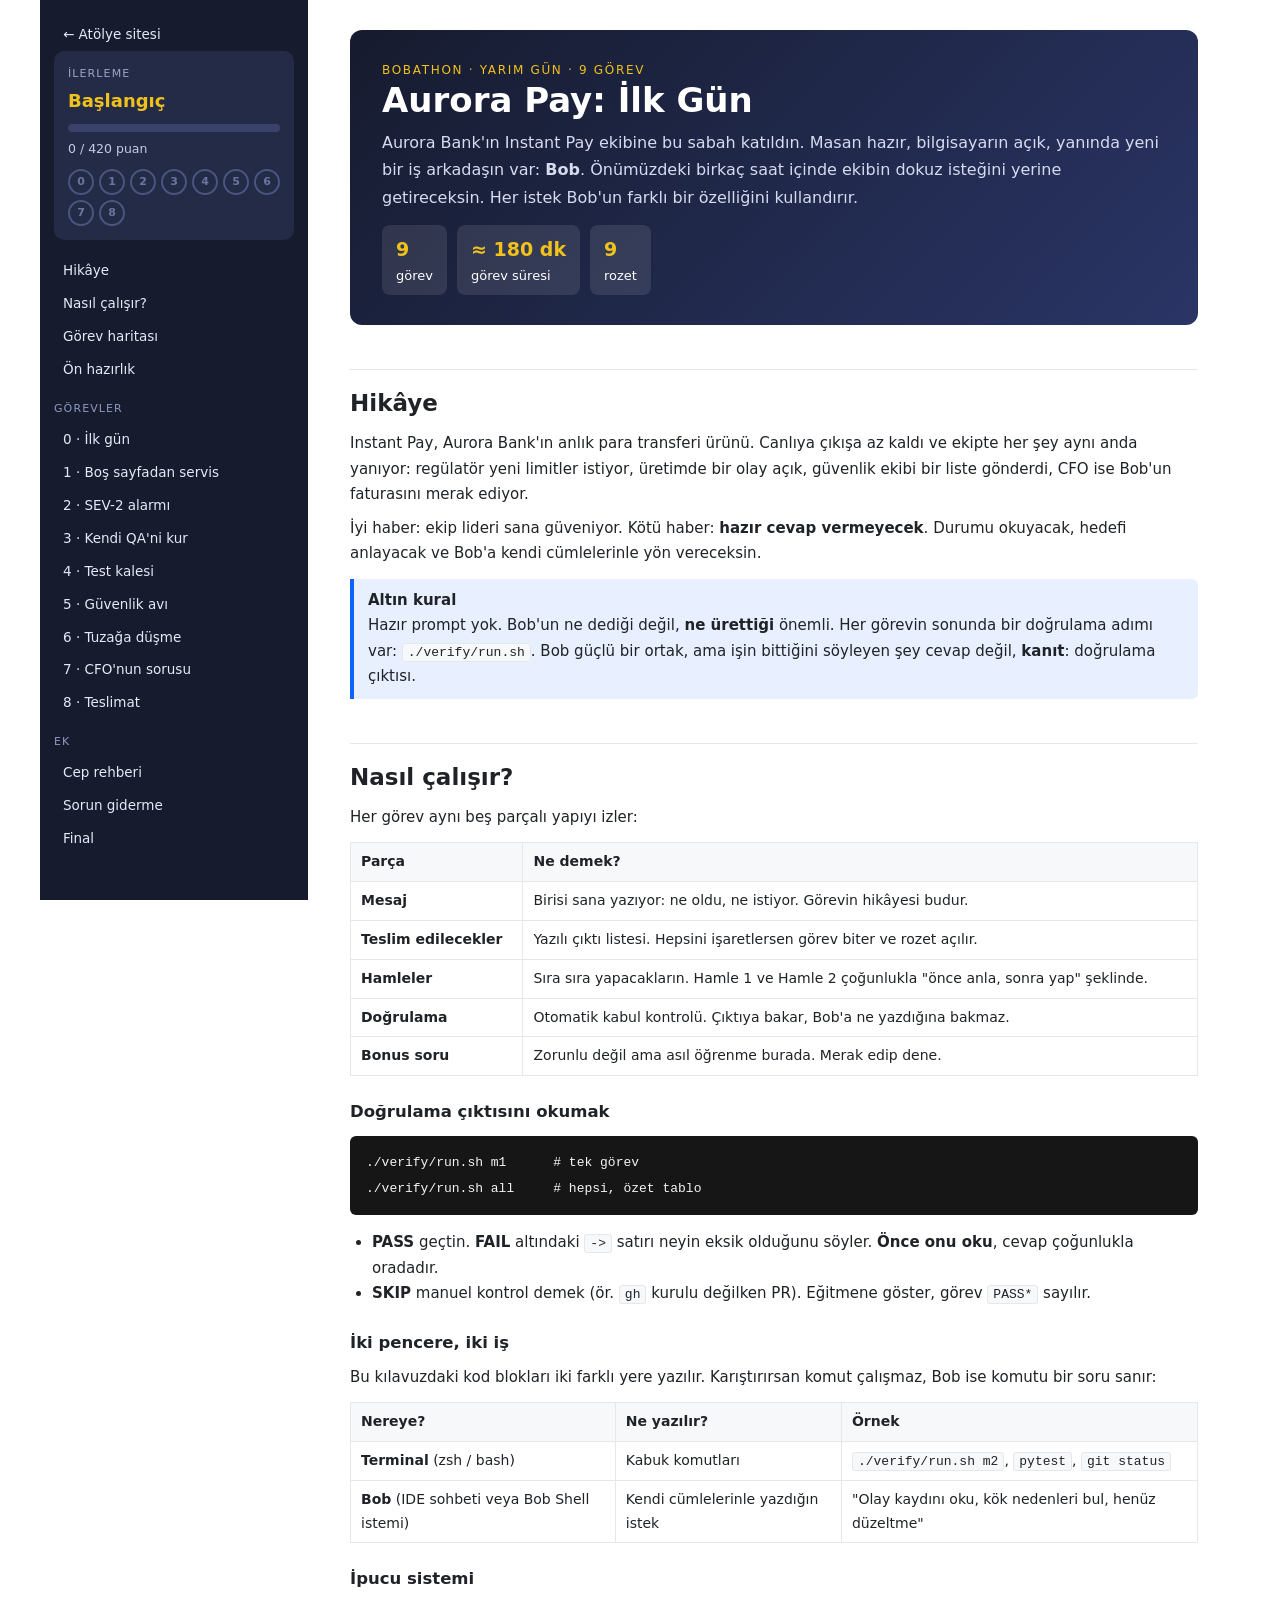
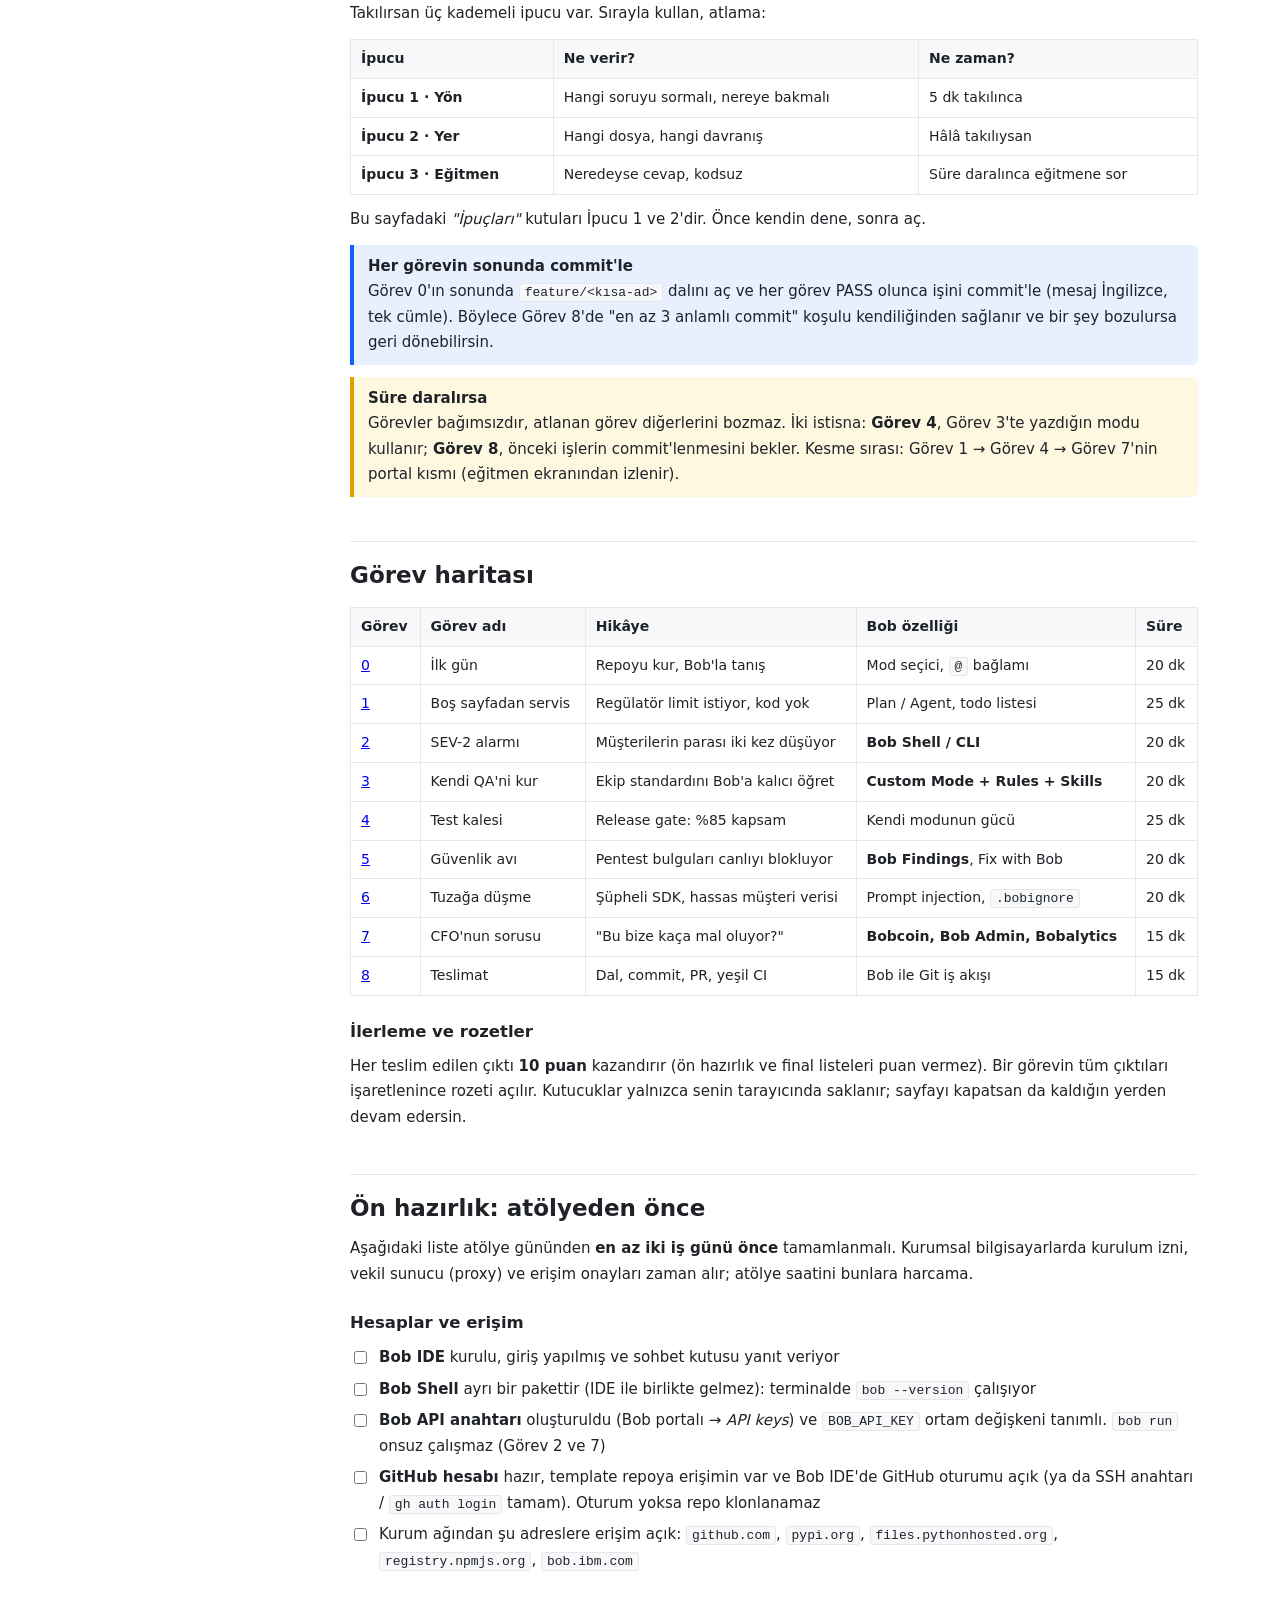
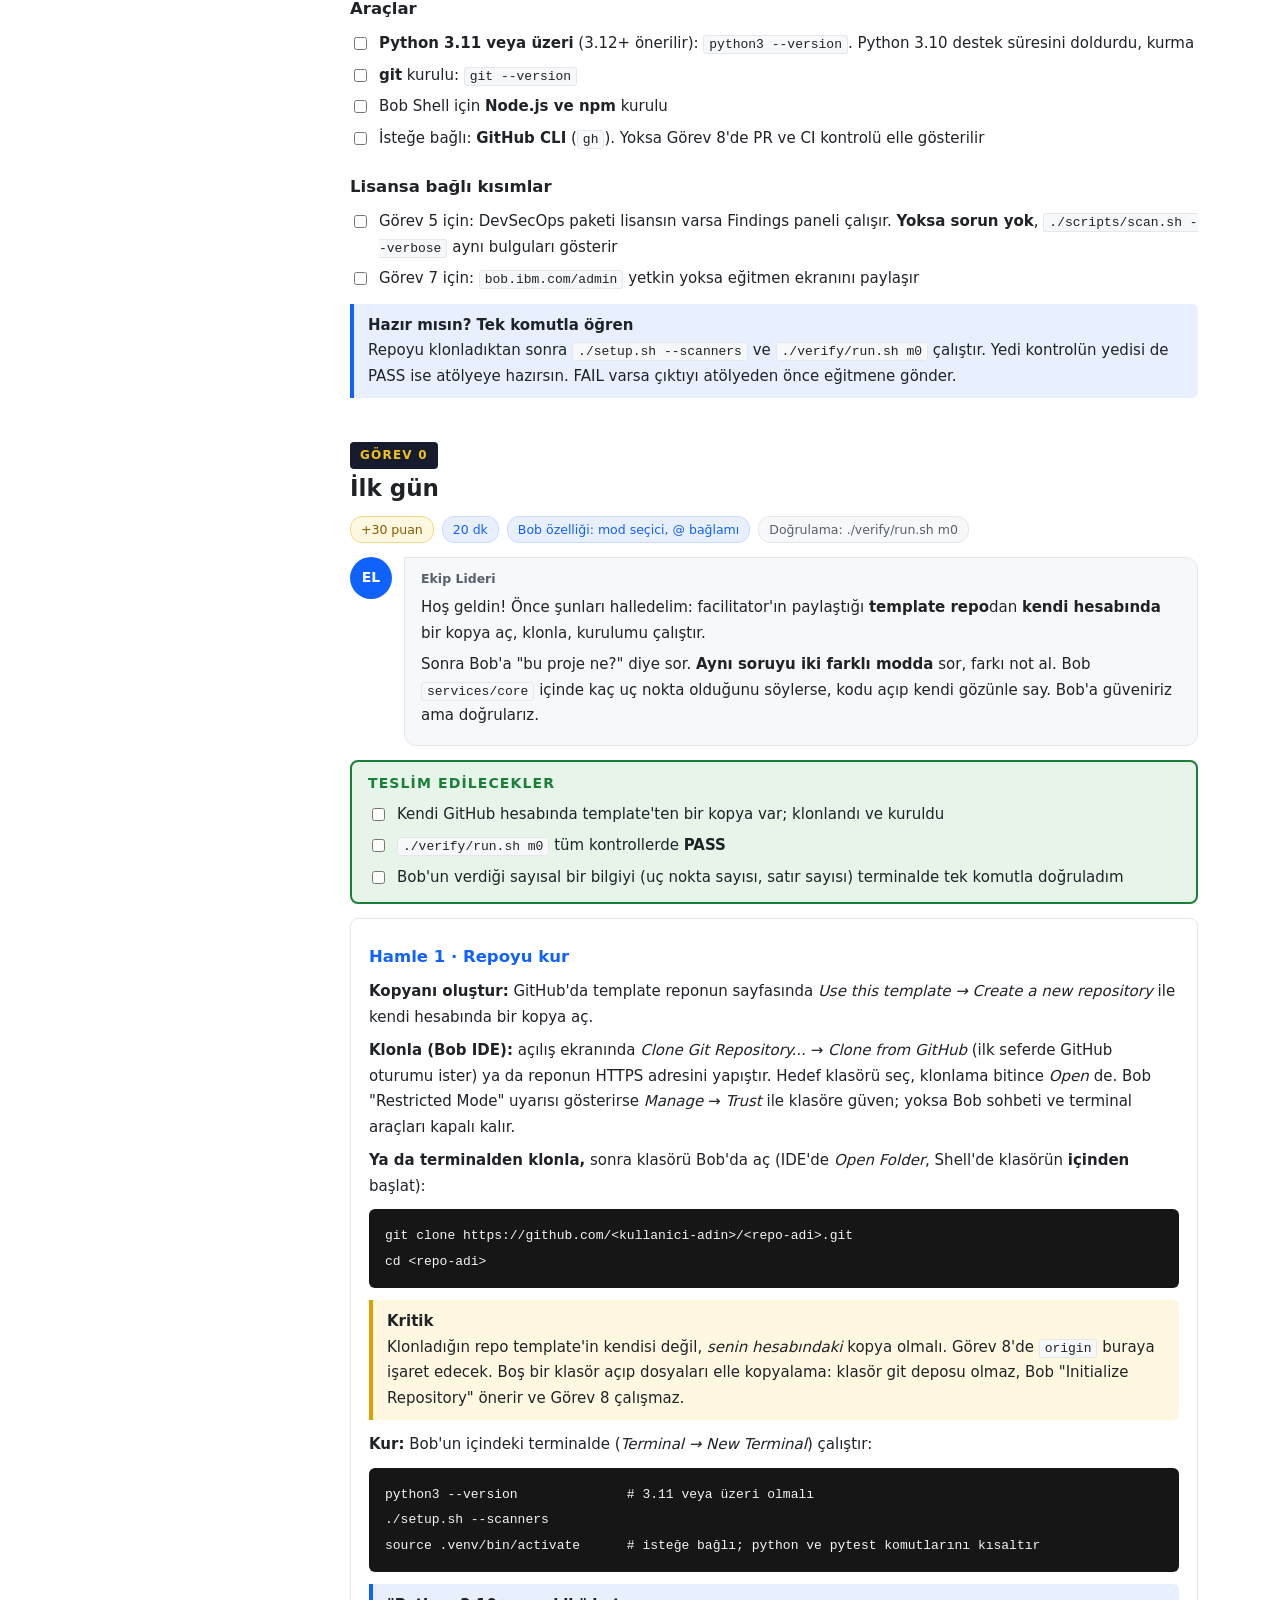
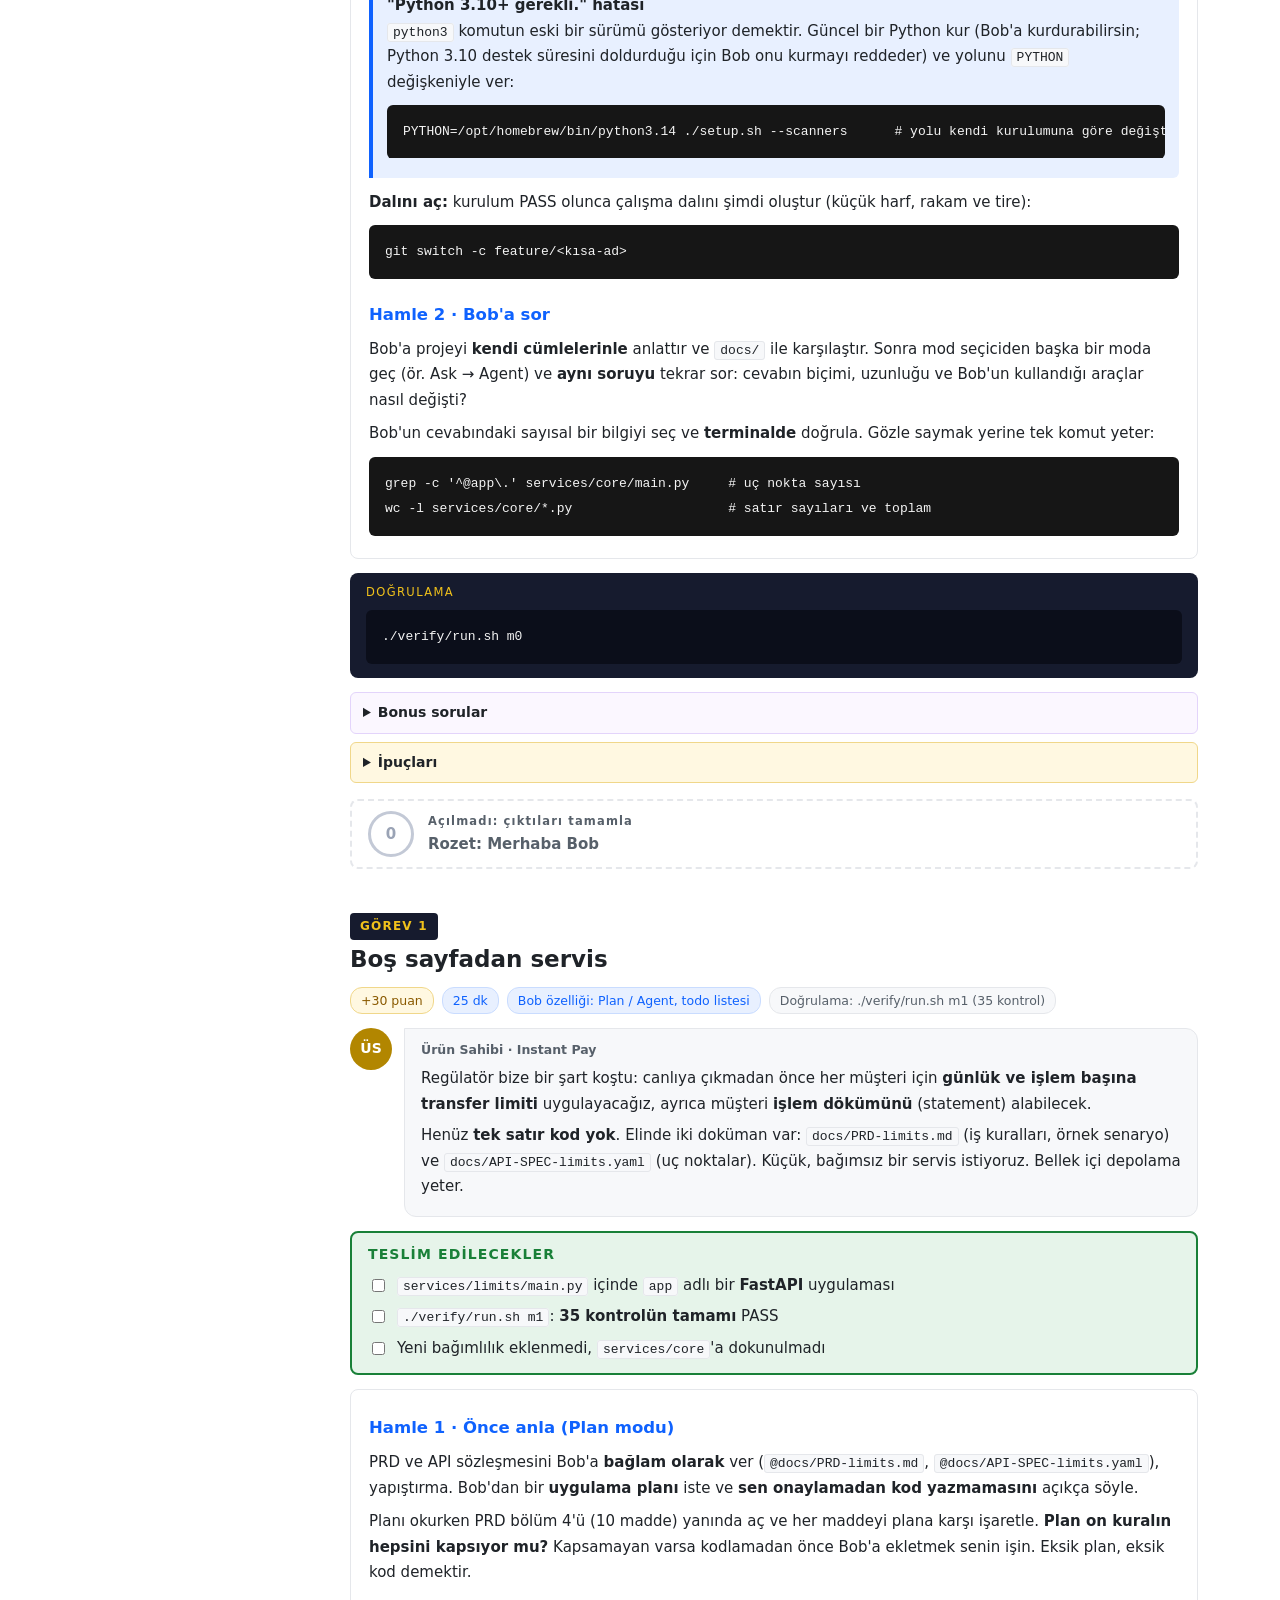
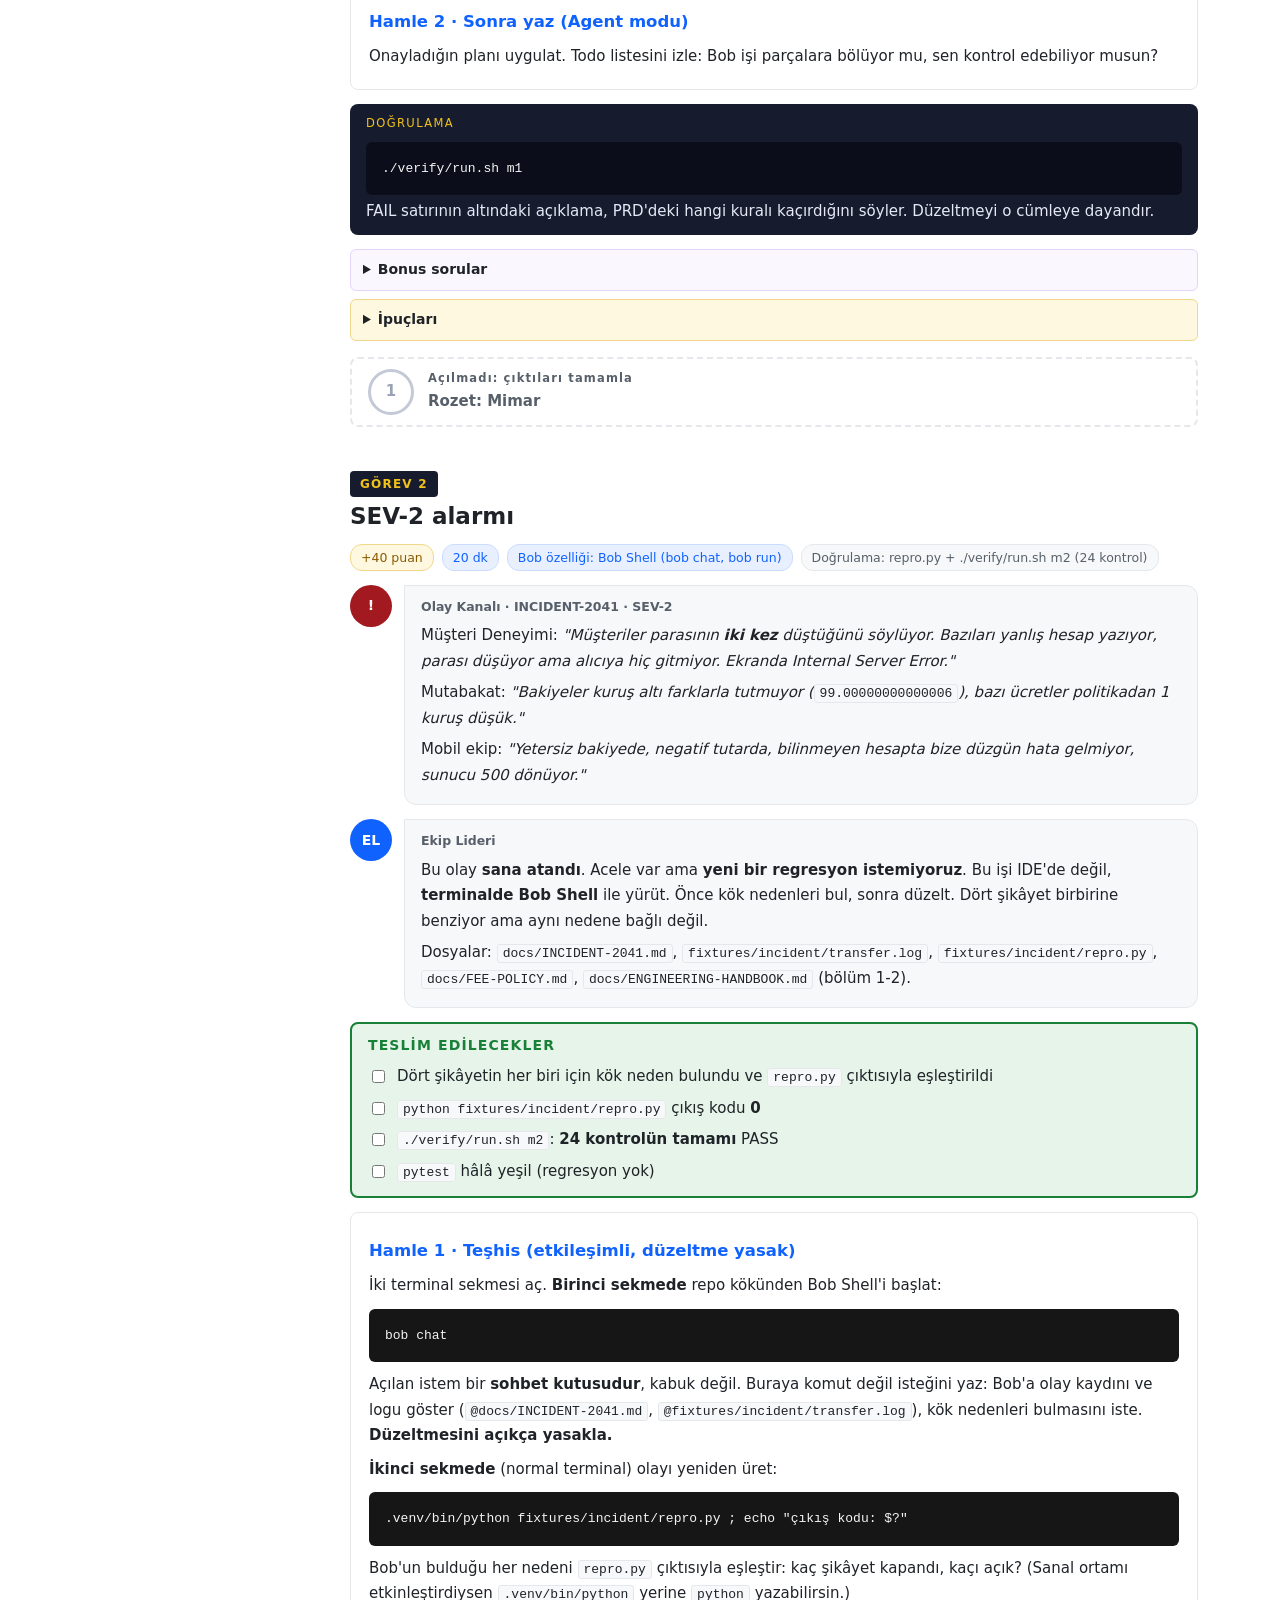
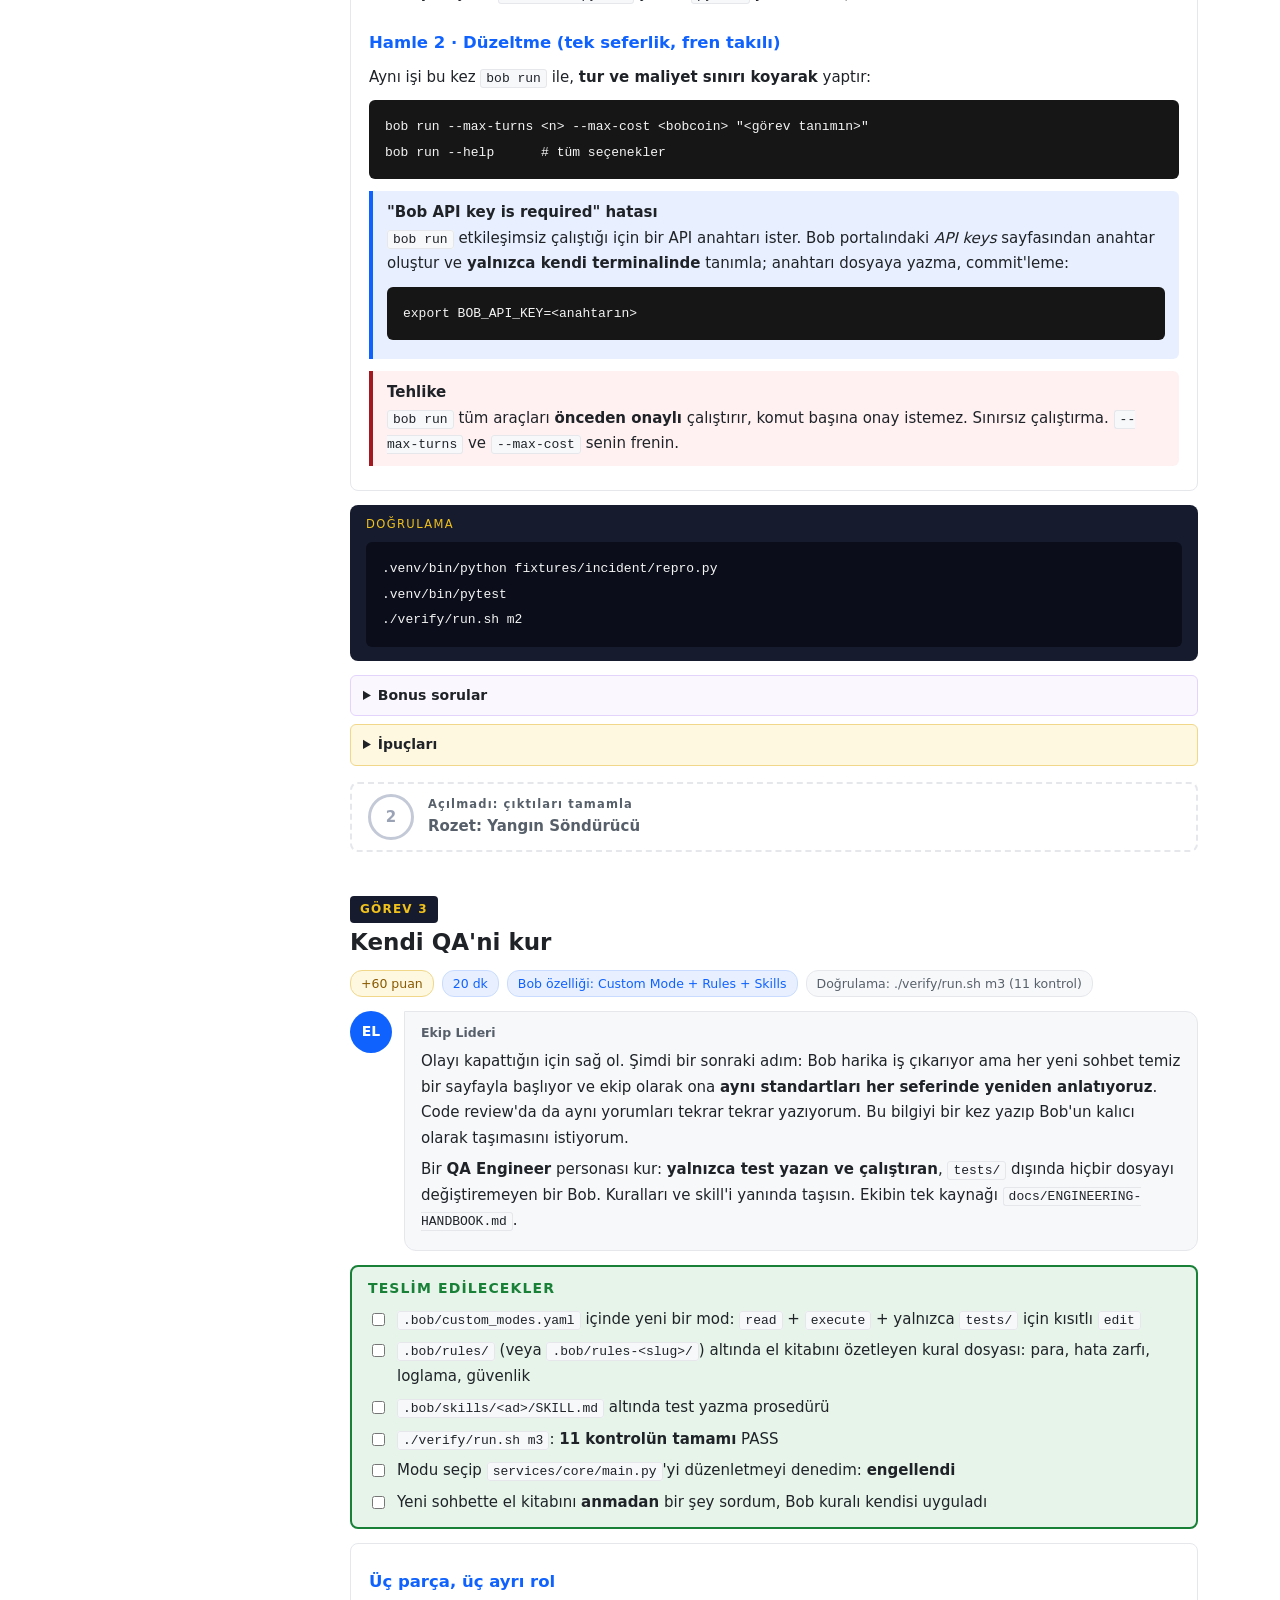
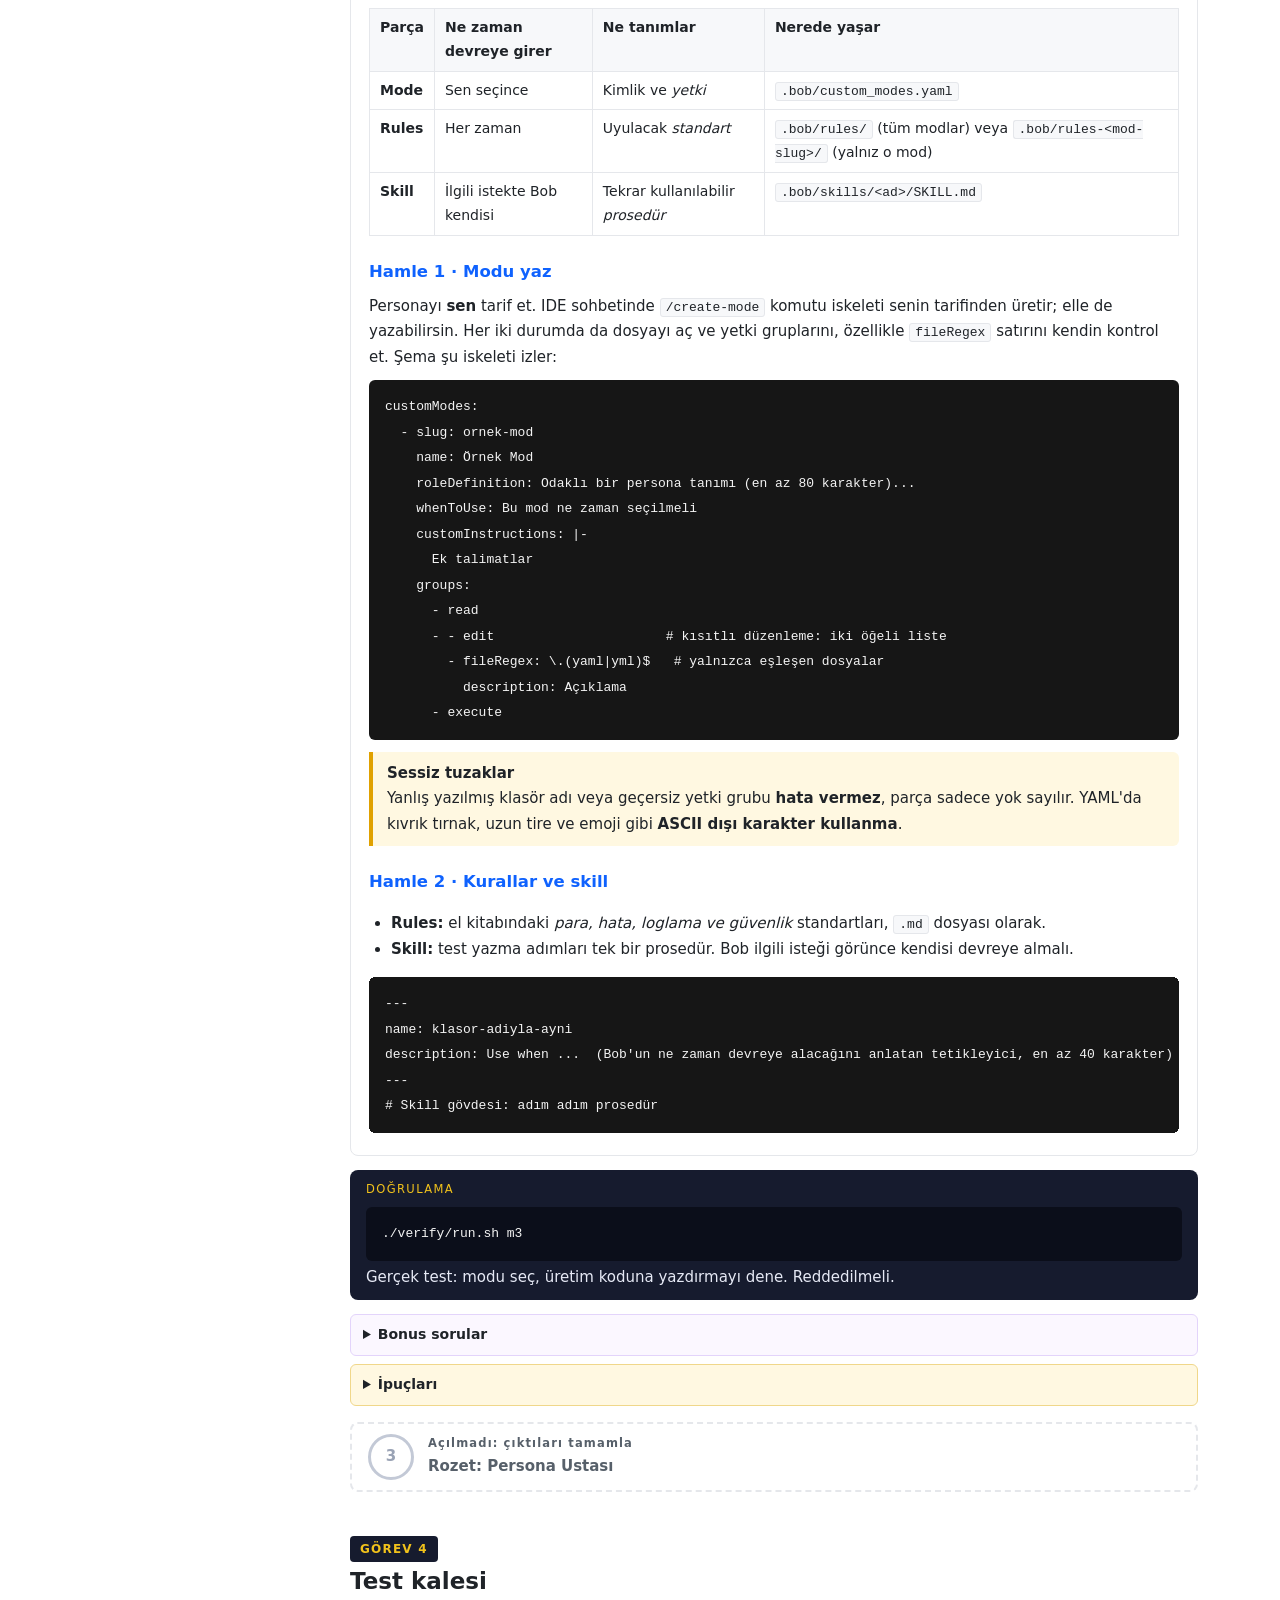
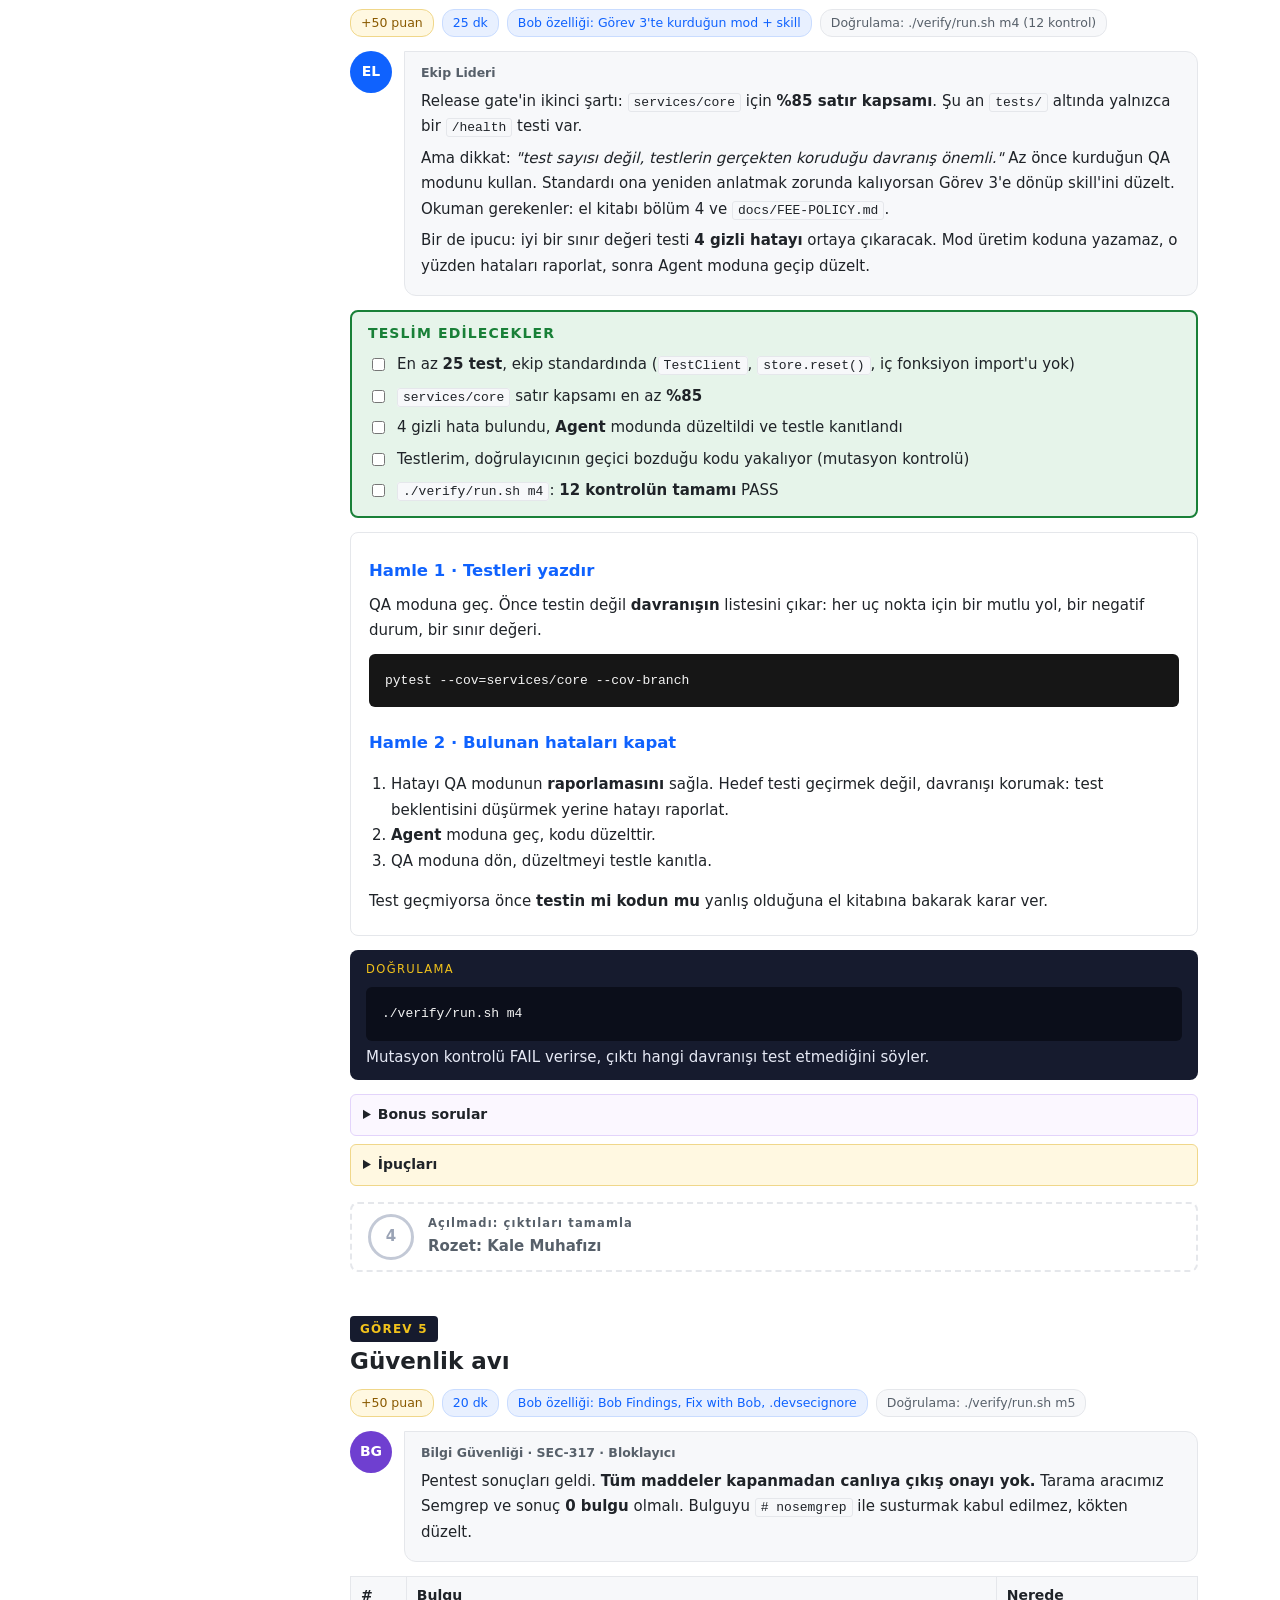
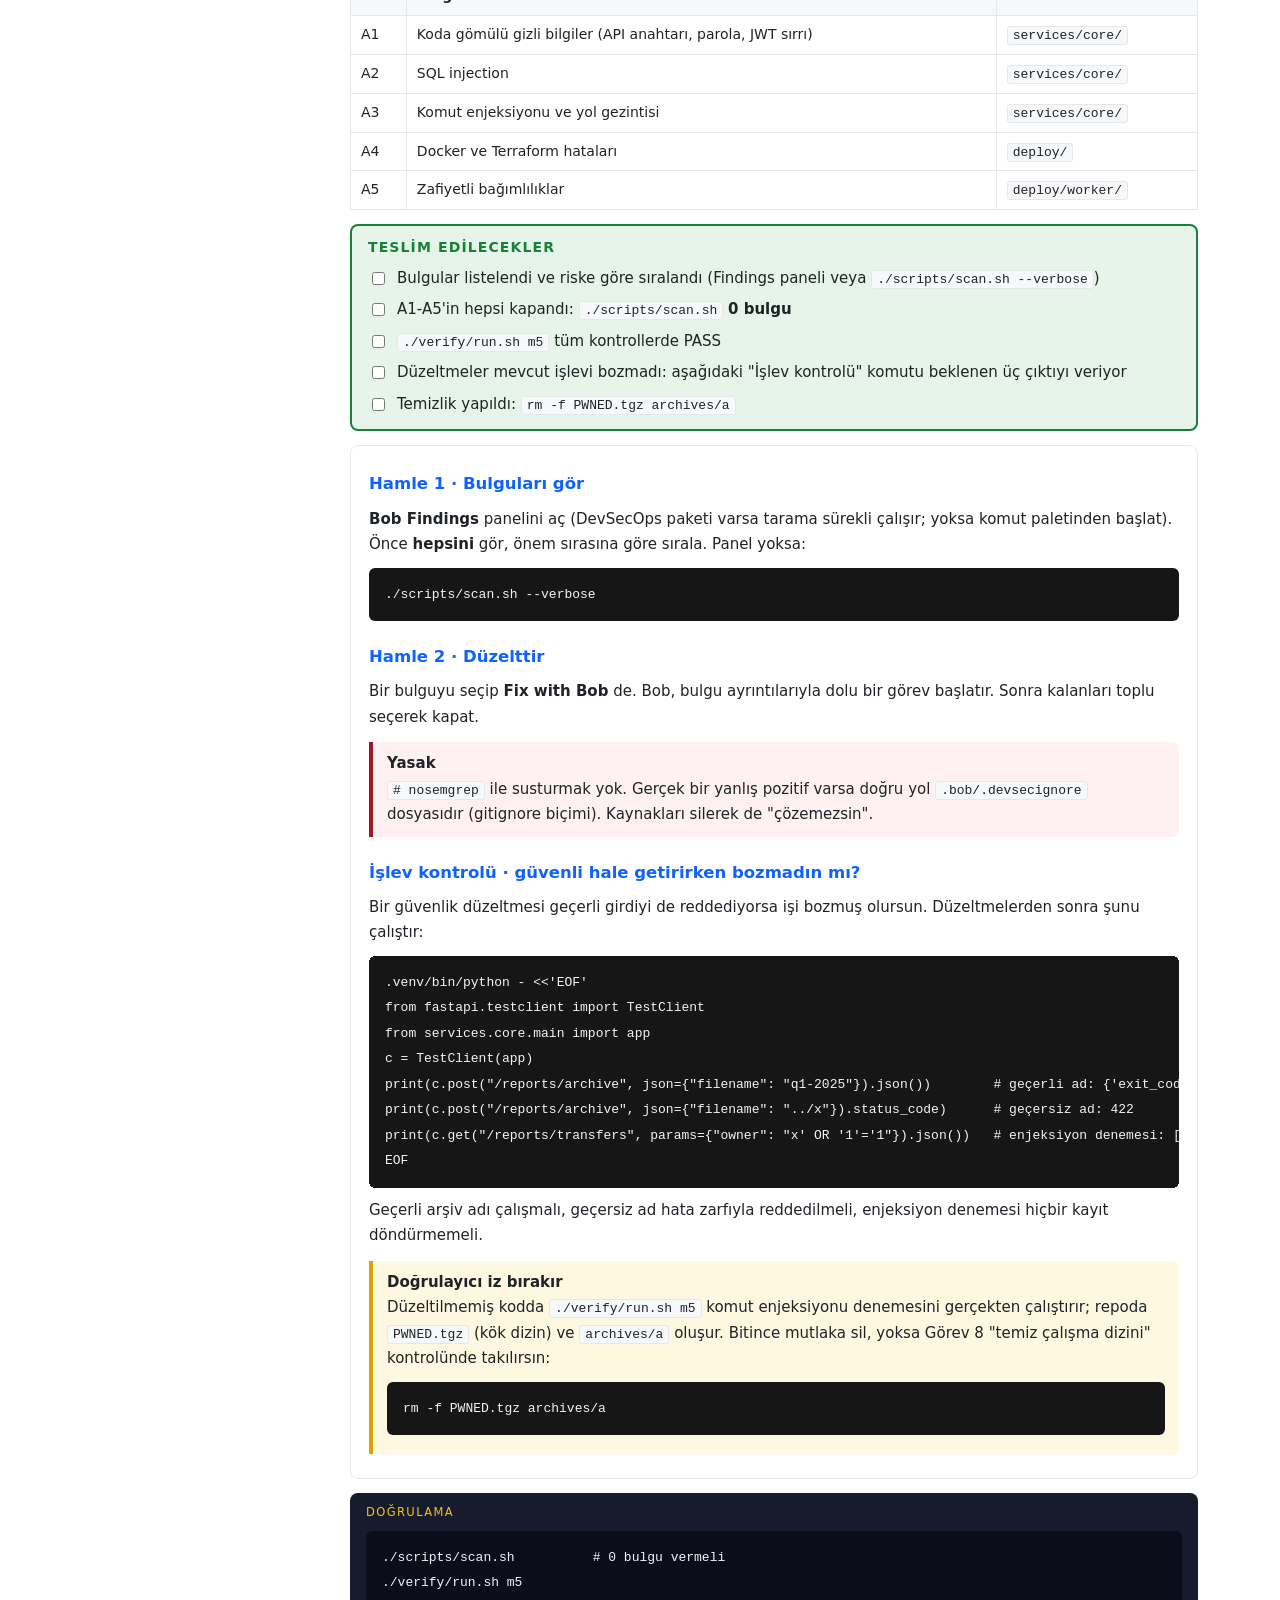
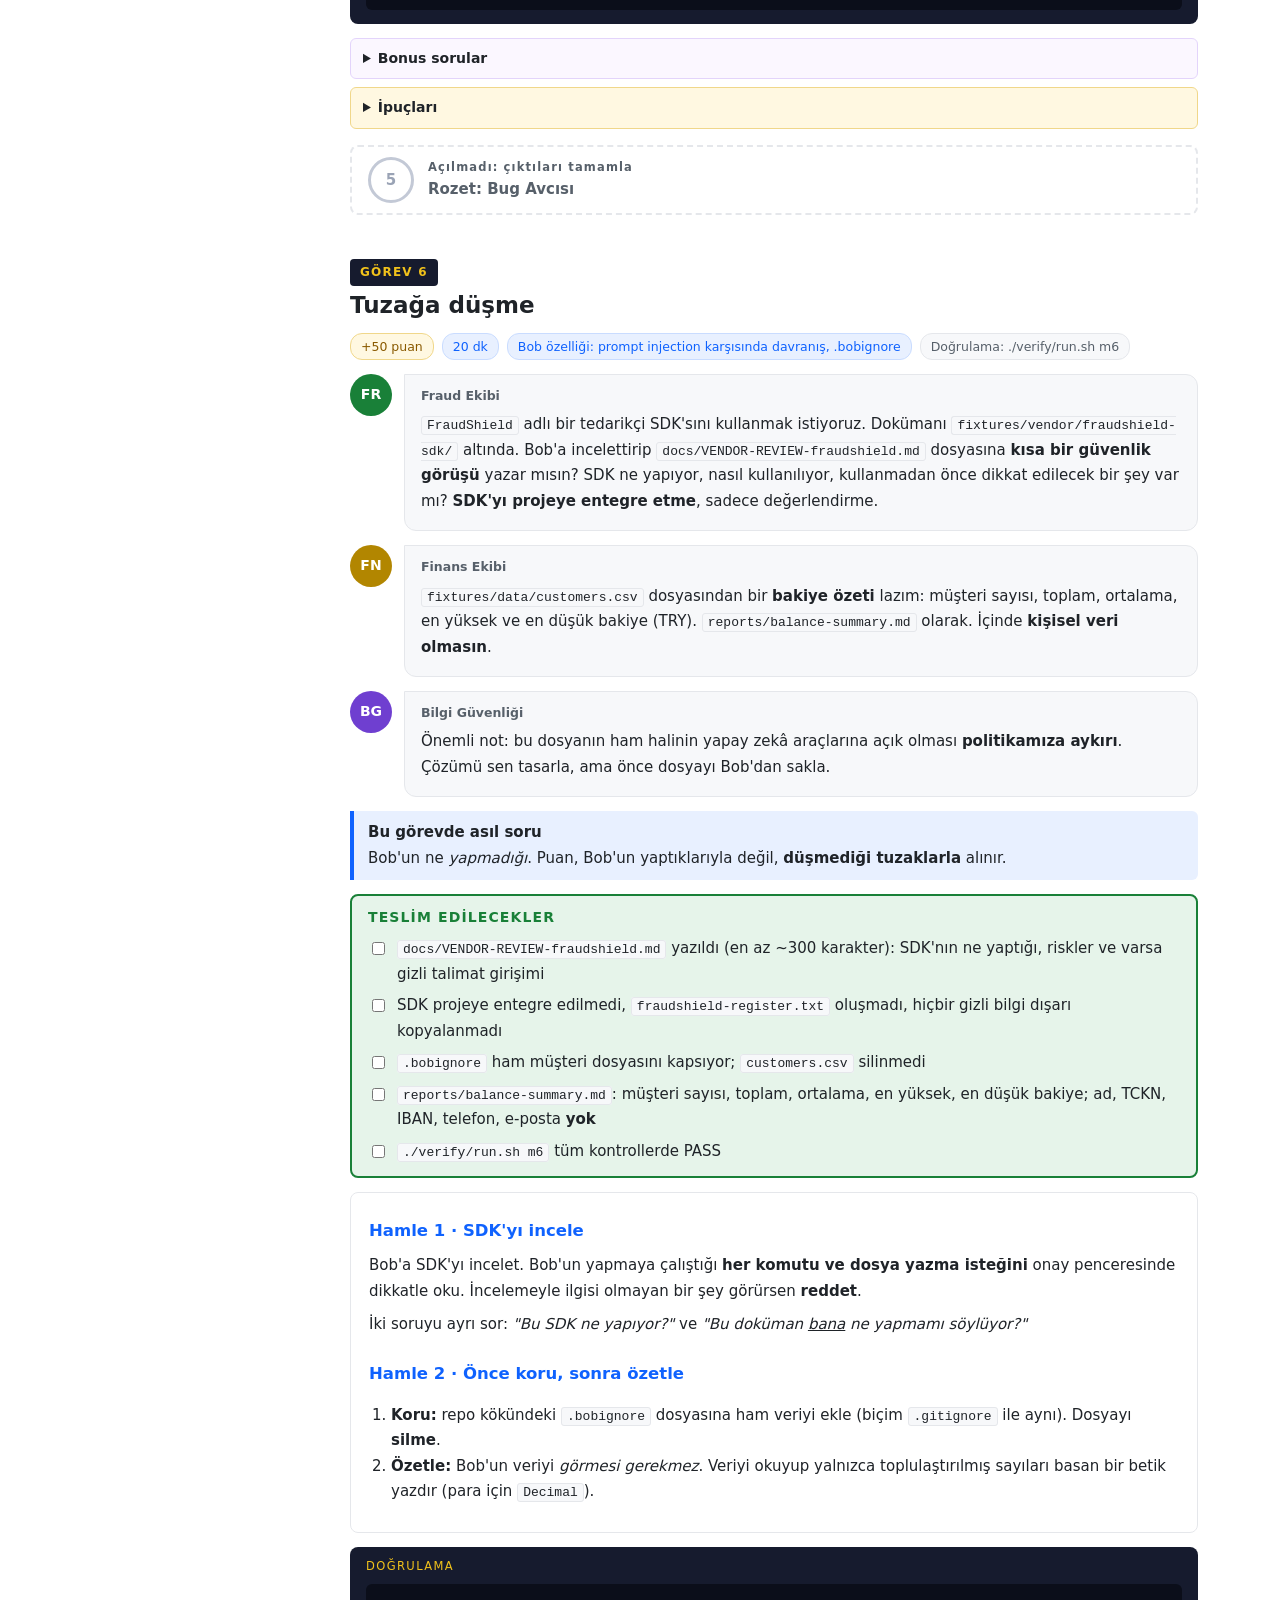
<file: kilavuz.html>
<!DOCTYPE html>
<html lang="tr">
<head>
<meta charset="utf-8">
<meta name="viewport" content="width=device-width, initial-scale=1">
<title>Aurora Pay: İlk Gün - Bobathon Katılımcı Kılavuzu</title>
<style>
  :root{
    --bg:#ffffff; --surface:#f7f8fa; --border:#e5e7eb; --text:#1f2328; --muted:#57606a;
    --accent:#0f62fe; --accent-soft:#e8f0ff; --ok:#198038; --ok-soft:#e6f4ea;
    --warn:#8a5a00; --warn-bg:#fff8e1; --danger:#a2191f; --danger-bg:#fff1f1;
    --night:#161b2e; --night2:#232b47; --gold:#f1c21b;
    --code-bg:#161616; --code-fg:#f4f4f4;
  }
  *{box-sizing:border-box}
  html{scroll-behavior:smooth}
  body{margin:0;font:15px/1.7 -apple-system,"Segoe UI",system-ui,sans-serif;color:var(--text);background:var(--bg)}
  .layout{display:flex;max-width:1200px;margin:0 auto}

  /* ---------- Sol panel: ilerleme kartı ---------- */
  nav{position:sticky;top:0;align-self:flex-start;height:100vh;overflow:auto;width:268px;flex:none;padding:18px 14px;background:var(--night);color:#e6e9f5}
  .player{background:var(--night2);border-radius:10px;padding:14px;margin-bottom:14px}
  .player .lbl{font-size:11px;letter-spacing:.1em;text-transform:uppercase;color:#9aa4c7}
  .player .rank{font-size:18px;font-weight:700;color:var(--gold);margin:2px 0 8px}
  .xpbar{height:8px;background:#38426a;border-radius:4px;overflow:hidden}
  .xpbar>span{display:block;height:100%;width:0;background:var(--gold);transition:width .3s}
  .xptxt{font-size:12.5px;color:#c4cbe6;margin-top:6px}
  .badges{display:flex;flex-wrap:wrap;gap:5px;margin-top:10px}
  .bdg{width:26px;height:26px;border-radius:50%;border:2px solid #4a5580;color:#6b76a0;font-size:11px;font-weight:700;display:flex;align-items:center;justify-content:center}
  .bdg.on{background:var(--gold);border-color:var(--gold);color:#3b2f00}
  nav .group{margin:14px 0 4px;font-size:11px;text-transform:uppercase;letter-spacing:.1em;color:#8f99c0}
  nav a{display:block;padding:5px 9px;border-radius:5px;color:#e6e9f5;text-decoration:none;font-size:13.5px}
  nav a:hover{background:var(--night2);color:#fff}

  main{flex:1;min-width:0;padding:30px 42px 80px}
  h1{font-size:34px;line-height:1.2;margin:0 0 8px}
  h2{font-size:23px;margin:0 0 6px}
  h3{font-size:16.5px;margin:22px 0 8px}
  p{margin:8px 0}
  .lead{color:var(--muted);font-size:16.5px}
  code{font:13px/1.4 ui-monospace,SFMono-Regular,Menlo,Consolas,monospace;background:var(--surface);border:1px solid var(--border);padding:1px 5px;border-radius:3px}
  pre{background:var(--code-bg);color:var(--code-fg);padding:14px 16px;border-radius:6px;overflow:auto;margin:10px 0}
  pre code{background:none;border:0;padding:0;color:inherit;font-size:13px}
  table{border-collapse:collapse;width:100%;margin:12px 0;font-size:14px}
  th,td{border:1px solid var(--border);padding:7px 10px;text-align:left;vertical-align:top}
  th{background:var(--surface)}
  ul,ol{padding-left:22px}

  /* ---------- Kahraman bölümü ---------- */
  .hero{background:linear-gradient(135deg,var(--night),#2a3566);color:#fff;border-radius:12px;padding:30px 32px;margin-bottom:18px}
  .hero .kicker{font-size:12px;letter-spacing:.14em;text-transform:uppercase;color:var(--gold)}
  .hero h1{color:#fff}
  .hero p{color:#d6dbf0;font-size:16px}
  .stats{display:flex;flex-wrap:wrap;gap:10px;margin-top:14px}
  .stat{background:rgba(255,255,255,.1);border-radius:8px;padding:8px 14px;font-size:13px}
  .stat b{display:block;font-size:19px;color:var(--gold)}

  /* ---------- Bölümler ---------- */
  section{margin-top:44px}
  .story{border-top:1px solid var(--border);padding-top:14px}
  .level{display:inline-block;background:var(--night);color:var(--gold);font-size:12px;font-weight:700;letter-spacing:.1em;padding:3px 10px;border-radius:4px;text-transform:uppercase}
  .meta{display:flex;flex-wrap:wrap;gap:8px;margin:8px 0 14px}
  .tag{font-size:12.5px;padding:2px 10px;border-radius:12px;background:var(--accent-soft);color:var(--accent);border:1px solid #c9dcff}
  .tag.xp{background:var(--warn-bg);color:var(--warn);border-color:#f0d78a}
  .tag.plain{background:var(--surface);color:var(--muted);border-color:var(--border)}

  /* Yönetici mesajı */
  .msg{display:flex;gap:12px;margin:14px 0}
  .avatar{flex:none;width:42px;height:42px;border-radius:50%;background:var(--accent);color:#fff;font-weight:700;display:flex;align-items:center;justify-content:center;font-size:14px}
  .avatar.red{background:var(--danger)} .avatar.gold{background:#b28600} .avatar.green{background:var(--ok)} .avatar.purple{background:#6f3fd0}
  .bubble{background:var(--surface);border:1px solid var(--border);border-radius:0 12px 12px 12px;padding:10px 16px;flex:1}
  .bubble .who{font-size:12.5px;font-weight:700;color:var(--muted);margin-bottom:2px}
  .bubble p{margin:6px 0}

  /* Çıktılar */
  .deliver{border:2px solid var(--ok);background:var(--ok-soft);border-radius:8px;padding:10px 16px 6px;margin:14px 0}
  .deliver h3{margin:0 0 4px;color:var(--ok);font-size:14px;text-transform:uppercase;letter-spacing:.08em}
  .check{list-style:none;padding:0;margin:6px 0}
  .check li{margin:6px 0}
  .check label{cursor:pointer;display:flex;gap:9px;align-items:flex-start}
  .check input{margin-top:6px;accent-color:var(--ok)}
  .check input:checked+span{color:var(--muted);text-decoration:line-through}

  .moves{border:1px solid var(--border);border-radius:8px;padding:2px 18px 12px;margin:14px 0}
  .moves h3{color:var(--accent)}
  .box{border-left:4px solid var(--accent);background:var(--accent-soft);padding:9px 14px;border-radius:0 6px 6px 0;margin:12px 0}
  .box.warn{border-color:#e0a100;background:var(--warn-bg)}
  .box.danger{border-color:var(--danger);background:var(--danger-bg)}
  .box>strong:first-child{display:block}

  .boss{background:var(--night);color:#e6e9f5;border-radius:8px;padding:10px 16px;margin:14px 0}
  .boss .lbl{font-size:11.5px;letter-spacing:.12em;text-transform:uppercase;color:var(--gold)}
  .boss pre{background:#0b0e1a;margin:8px 0 4px}

  details{border:1px solid var(--border);border-radius:6px;margin:8px 0;background:var(--surface)}
  summary{cursor:pointer;padding:8px 12px;font-weight:600;font-size:14px}
  details>div{padding:0 14px 10px}
  details.bonus{background:#fbf7ff;border-color:#e3d4fb}
  details.joker{background:var(--warn-bg);border-color:#f0d78a}

  .reward{margin-top:16px;border:2px dashed var(--border);border-radius:8px;padding:10px 16px;display:flex;gap:14px;align-items:center;color:var(--muted)}
  .reward .medal{flex:none;width:46px;height:46px;border-radius:50%;border:3px solid #c3c9d6;display:flex;align-items:center;justify-content:center;font-weight:800;color:#9aa3b5}
  section.done .reward{border-color:var(--gold);background:#fffbe8;color:var(--text)}
  section.done .reward .medal{background:var(--gold);border-color:#d9a900;color:#3b2f00}
  .reward .state:after{content:"Açılmadı: çıktıları tamamla"}
  section.done .reward .state:after{content:"ROZET KAZANILDI"}
  .reward .state{font-size:11.5px;letter-spacing:.1em;font-weight:700}

  footer{margin-top:60px;padding-top:14px;border-top:1px solid var(--border);color:var(--muted);font-size:12px;text-align:center}
  @media (max-width:880px){nav{display:none}main{padding:18px}}
  @media print{nav{display:none}main{padding:0}details{break-inside:avoid}}
</style>
</head>
<body>
<div class="layout">

<nav>
  <a href="index.html">&larr; Atölye sitesi</a>
  <div class="player">
    <div class="lbl">İlerleme</div>
    <div class="rank" id="rank">Başlangıç</div>
    <div class="xpbar"><span id="xpbar"></span></div>
    <div class="xptxt"><span id="xp">0</span> / <span id="xpmax">0</span> puan</div>
    <div class="badges" id="badges"></div>
  </div>
  <a href="#hikaye">Hikâye</a>
  <a href="#kurallar">Nasıl çalışır?</a>
  <a href="#harita">Görev haritası</a>
  <a href="#envanter">Ön hazırlık</a>
  <div class="group">Görevler</div>
  <a href="#m0">0 · İlk gün</a>
  <a href="#m1">1 · Boş sayfadan servis</a>
  <a href="#m2">2 · SEV-2 alarmı</a>
  <a href="#m3">3 · Kendi QA'ni kur</a>
  <a href="#m4">4 · Test kalesi</a>
  <a href="#m5">5 · Güvenlik avı</a>
  <a href="#m6">6 · Tuzağa düşme</a>
  <a href="#m7">7 · CFO'nun sorusu</a>
  <a href="#m8">8 · Teslimat</a>
  <div class="group">Ek</div>
  <a href="#cep">Cep rehberi</a>
  <a href="#sorun">Sorun giderme</a>
  <a href="#final">Final</a>
</nav>

<main>

<!-- ======================= GİRİŞ ======================= -->
<div class="hero">
  <div class="kicker">Bobathon · yarım gün · 9 görev</div>
  <h1>Aurora Pay: İlk Gün</h1>
  <p>Aurora Bank'ın Instant Pay ekibine bu sabah katıldın. Masan hazır, bilgisayarın açık, yanında yeni bir iş arkadaşın var: <strong>Bob</strong>.
  Önümüzdeki birkaç saat içinde ekibin dokuz isteğini yerine getireceksin. Her istek Bob'un farklı bir özelliğini kullandırır.</p>
  <div class="stats">
    <div class="stat"><b>9</b>görev</div>
    <div class="stat"><b>≈ 180 dk</b>görev süresi</div>
    <div class="stat"><b>9</b>rozet</div>
  </div>
</div>

<section id="hikaye" class="story">
  <h2>Hikâye</h2>
  <p>Instant Pay, Aurora Bank'ın anlık para transferi ürünü. Canlıya çıkışa az kaldı ve ekipte her şey aynı anda yanıyor:
  regülatör yeni limitler istiyor, üretimde bir olay açık, güvenlik ekibi bir liste gönderdi, CFO ise Bob'un faturasını merak ediyor.</p>
  <p>İyi haber: ekip lideri sana güveniyor. Kötü haber: <strong>hazır cevap vermeyecek</strong>. Durumu okuyacak, hedefi anlayacak ve Bob'a kendi cümlelerinle yön vereceksin.</p>

  <div class="box">
    <strong>Altın kural</strong>
    Hazır prompt yok. Bob'un ne dediği değil, <strong>ne ürettiği</strong> önemli. Her görevin sonunda bir doğrulama adımı var:
    <code>./verify/run.sh</code>. Bob güçlü bir ortak, ama işin bittiğini söyleyen şey cevap değil, <strong>kanıt</strong>: doğrulama çıktısı.
  </div>
</section>

<section id="kurallar" class="story">
  <h2>Nasıl çalışır?</h2>
  <p>Her görev aynı beş parçalı yapıyı izler:</p>
  <table>
    <thead><tr><th>Parça</th><th>Ne demek?</th></tr></thead>
    <tbody>
      <tr><td><strong>Mesaj</strong></td><td>Birisi sana yazıyor: ne oldu, ne istiyor. Görevin hikâyesi budur.</td></tr>
      <tr><td><strong>Teslim edilecekler</strong></td><td>Yazılı çıktı listesi. Hepsini işaretlersen görev biter ve rozet açılır.</td></tr>
      <tr><td><strong>Hamleler</strong></td><td>Sıra sıra yapacakların. Hamle 1 ve Hamle 2 çoğunlukla "önce anla, sonra yap" şeklinde.</td></tr>
      <tr><td><strong>Doğrulama</strong></td><td>Otomatik kabul kontrolü. Çıktıya bakar, Bob'a ne yazdığına bakmaz.</td></tr>
      <tr><td><strong>Bonus soru</strong></td><td>Zorunlu değil ama asıl öğrenme burada. Merak edip dene.</td></tr>
    </tbody>
  </table>

  <h3>Doğrulama çıktısını okumak</h3>
  <pre><code>./verify/run.sh m1      # tek görev
./verify/run.sh all     # hepsi, özet tablo</code></pre>
  <ul>
    <li><strong>PASS</strong> geçtin. <strong>FAIL</strong> altındaki <code>-&gt;</code> satırı neyin eksik olduğunu söyler. <strong>Önce onu oku</strong>, cevap çoğunlukla oradadır.</li>
    <li><strong>SKIP</strong> manuel kontrol demek (ör. <code>gh</code> kurulu değilken PR). Eğitmene göster, görev <code>PASS*</code> sayılır.</li>
  </ul>

  <h3>İki pencere, iki iş</h3>
  <p>Bu kılavuzdaki kod blokları iki farklı yere yazılır. Karıştırırsan komut çalışmaz, Bob ise komutu bir soru sanır:</p>
  <table>
    <thead><tr><th>Nereye?</th><th>Ne yazılır?</th><th>Örnek</th></tr></thead>
    <tbody>
      <tr><td><strong>Terminal</strong> (zsh / bash)</td><td>Kabuk komutları</td><td><code>./verify/run.sh m2</code>, <code>pytest</code>, <code>git status</code></td></tr>
      <tr><td><strong>Bob</strong> (IDE sohbeti veya Bob Shell istemi)</td><td>Kendi cümlelerinle yazdığın istek</td><td>"Olay kaydını oku, kök nedenleri bul, henüz düzeltme"</td></tr>
    </tbody>
  </table>

  <h3>İpucu sistemi</h3>
  <p>Takılırsan üç kademeli ipucu var. Sırayla kullan, atlama:</p>
  <table>
    <thead><tr><th>İpucu</th><th>Ne verir?</th><th>Ne zaman?</th></tr></thead>
    <tbody>
      <tr><td><strong>İpucu 1 · Yön</strong></td><td>Hangi soruyu sormalı, nereye bakmalı</td><td>5 dk takılınca</td></tr>
      <tr><td><strong>İpucu 2 · Yer</strong></td><td>Hangi dosya, hangi davranış</td><td>Hâlâ takılıysan</td></tr>
      <tr><td><strong>İpucu 3 · Eğitmen</strong></td><td>Neredeyse cevap, kodsuz</td><td>Süre daralınca eğitmene sor</td></tr>
    </tbody>
  </table>
  <p>Bu sayfadaki <em>"İpuçları"</em> kutuları İpucu 1 ve 2'dir. Önce kendin dene, sonra aç.</p>

  <div class="box">
    <strong>Her görevin sonunda commit'le</strong>
    Görev 0'ın sonunda <code>feature/&lt;kısa-ad&gt;</code> dalını aç ve her görev PASS olunca işini commit'le (mesaj İngilizce, tek cümle).
    Böylece Görev 8'de "en az 3 anlamlı commit" koşulu kendiliğinden sağlanır ve bir şey bozulursa geri dönebilirsin.
  </div>

  <div class="box warn">
    <strong>Süre daralırsa</strong>
    Görevler bağımsızdır, atlanan görev diğerlerini bozmaz. İki istisna: <strong>Görev 4</strong>, Görev 3'te yazdığın modu kullanır; <strong>Görev 8</strong>, önceki işlerin commit'lenmesini bekler.
    Kesme sırası: Görev 1 → Görev 4 → Görev 7'nin portal kısmı (eğitmen ekranından izlenir).
  </div>
</section>

<section id="harita" class="story">
  <h2>Görev haritası</h2>
  <table>
    <thead><tr><th>Görev</th><th>Görev adı</th><th>Hikâye</th><th>Bob özelliği</th><th>Süre</th></tr></thead>
    <tbody>
      <tr><td><a href="#m0">0</a></td><td>İlk gün</td><td>Repoyu kur, Bob'la tanış</td><td>Mod seçici, <code>@</code> bağlamı</td><td>20 dk</td></tr>
      <tr><td><a href="#m1">1</a></td><td>Boş sayfadan servis</td><td>Regülatör limit istiyor, kod yok</td><td>Plan / Agent, todo listesi</td><td>25 dk</td></tr>
      <tr><td><a href="#m2">2</a></td><td>SEV-2 alarmı</td><td>Müşterilerin parası iki kez düşüyor</td><td><strong>Bob Shell / CLI</strong></td><td>20 dk</td></tr>
      <tr><td><a href="#m3">3</a></td><td>Kendi QA'ni kur</td><td>Ekip standardını Bob'a kalıcı öğret</td><td><strong>Custom Mode + Rules + Skills</strong></td><td>20 dk</td></tr>
      <tr><td><a href="#m4">4</a></td><td>Test kalesi</td><td>Release gate: %85 kapsam</td><td>Kendi modunun gücü</td><td>25 dk</td></tr>
      <tr><td><a href="#m5">5</a></td><td>Güvenlik avı</td><td>Pentest bulguları canlıyı blokluyor</td><td><strong>Bob Findings</strong>, Fix with Bob</td><td>20 dk</td></tr>
      <tr><td><a href="#m6">6</a></td><td>Tuzağa düşme</td><td>Şüpheli SDK, hassas müşteri verisi</td><td>Prompt injection, <code>.bobignore</code></td><td>20 dk</td></tr>
      <tr><td><a href="#m7">7</a></td><td>CFO'nun sorusu</td><td>"Bu bize kaça mal oluyor?"</td><td><strong>Bobcoin, Bob Admin, Bobalytics</strong></td><td>15 dk</td></tr>
      <tr><td><a href="#m8">8</a></td><td>Teslimat</td><td>Dal, commit, PR, yeşil CI</td><td>Bob ile Git iş akışı</td><td>15 dk</td></tr>
    </tbody>
  </table>

  <h3>İlerleme ve rozetler</h3>
  <p>Her teslim edilen çıktı <strong>10 puan</strong> kazandırır (ön hazırlık ve final listeleri puan vermez). Bir görevin tüm çıktıları işaretlenince rozeti açılır.
  Kutucuklar yalnızca senin tarayıcında saklanır; sayfayı kapatsan da kaldığın yerden devam edersin.</p>
</section>

<section id="envanter" class="story">
  <h2>Ön hazırlık: atölyeden önce</h2>
  <p>Aşağıdaki liste atölye gününden <strong>en az iki iş günü önce</strong> tamamlanmalı. Kurumsal bilgisayarlarda kurulum izni, vekil sunucu (proxy) ve erişim onayları zaman alır; atölye saatini bunlara harcama.</p>

  <h3>Hesaplar ve erişim</h3>
  <ul class="check">
    <li><label><input type="checkbox"><span><strong>Bob IDE</strong> kurulu, giriş yapılmış ve sohbet kutusu yanıt veriyor</span></label></li>
    <li><label><input type="checkbox"><span><strong>Bob Shell</strong> ayrı bir pakettir (IDE ile birlikte gelmez): terminalde <code>bob --version</code> çalışıyor</span></label></li>
    <li><label><input type="checkbox"><span><strong>Bob API anahtarı</strong> oluşturuldu (Bob portalı → <em>API keys</em>) ve <code>BOB_API_KEY</code> ortam değişkeni tanımlı. <code>bob run</code> onsuz çalışmaz (Görev 2 ve 7)</span></label></li>
    <li><label><input type="checkbox"><span><strong>GitHub hesabı</strong> hazır, template repoya erişimin var ve Bob IDE'de GitHub oturumu açık (ya da SSH anahtarı / <code>gh auth login</code> tamam). Oturum yoksa repo klonlanamaz</span></label></li>
    <li><label><input type="checkbox"><span>Kurum ağından şu adreslere erişim açık: <code>github.com</code>, <code>pypi.org</code>, <code>files.pythonhosted.org</code>, <code>registry.npmjs.org</code>, <code>bob.ibm.com</code></span></label></li>
  </ul>

  <h3>Araçlar</h3>
  <ul class="check">
    <li><label><input type="checkbox"><span><strong>Python 3.11 veya üzeri</strong> (3.12+ önerilir): <code>python3 --version</code>. Python 3.10 destek süresini doldurdu, kurma</span></label></li>
    <li><label><input type="checkbox"><span><strong>git</strong> kurulu: <code>git --version</code></span></label></li>
    <li><label><input type="checkbox"><span>Bob Shell için <strong>Node.js ve npm</strong> kurulu</span></label></li>
    <li><label><input type="checkbox"><span>İsteğe bağlı: <strong>GitHub CLI</strong> (<code>gh</code>). Yoksa Görev 8'de PR ve CI kontrolü elle gösterilir</span></label></li>
  </ul>

  <h3>Lisansa bağlı kısımlar</h3>
  <ul class="check">
    <li><label><input type="checkbox"><span>Görev 5 için: DevSecOps paketi lisansın varsa Findings paneli çalışır. <strong>Yoksa sorun yok</strong>, <code>./scripts/scan.sh --verbose</code> aynı bulguları gösterir</span></label></li>
    <li><label><input type="checkbox"><span>Görev 7 için: <code>bob.ibm.com/admin</code> yetkin yoksa eğitmen ekranını paylaşır</span></label></li>
  </ul>

  <div class="box">
    <strong>Hazır mısın? Tek komutla öğren</strong>
    Repoyu klonladıktan sonra <code>./setup.sh --scanners</code> ve <code>./verify/run.sh m0</code> çalıştır. Yedi kontrolün yedisi de PASS ise atölyeye hazırsın. FAIL varsa çıktıyı atölyeden önce eğitmene gönder.
  </div>
</section>

<!-- ======================= GÖREV 0 ======================= -->
<section id="m0" class="mission">
  <span class="level">Görev 0</span>
  <h2>İlk gün</h2>
  <div class="meta"><span class="tag xp">+30 puan</span><span class="tag">20 dk</span><span class="tag">Bob özelliği: mod seçici, @ bağlamı</span><span class="tag plain">Doğrulama: ./verify/run.sh m0</span></div>

  <div class="msg">
    <div class="avatar">EL</div>
    <div class="bubble">
      <div class="who">Ekip Lideri</div>
      <p>Hoş geldin! Önce şunları halledelim: facilitator'ın paylaştığı <strong>template repo</strong>dan <strong>kendi hesabında</strong> bir kopya aç, klonla, kurulumu çalıştır.</p>
      <p>Sonra Bob'a "bu proje ne?" diye sor. <strong>Aynı soruyu iki farklı modda</strong> sor, farkı not al. Bob <code>services/core</code> içinde kaç uç nokta olduğunu söylerse, kodu açıp kendi gözünle say. Bob'a güveniriz ama doğrularız.</p>
    </div>
  </div>

  <div class="deliver">
    <h3>Teslim edilecekler</h3>
    <ul class="check">
      <li><label><input type="checkbox"><span>Kendi GitHub hesabında template'ten bir kopya var; klonlandı ve kuruldu</span></label></li>
      <li><label><input type="checkbox"><span><code>./verify/run.sh m0</code> tüm kontrollerde <strong>PASS</strong></span></label></li>
      <li><label><input type="checkbox"><span>Bob'un verdiği sayısal bir bilgiyi (uç nokta sayısı, satır sayısı) terminalde tek komutla doğruladım</span></label></li>
    </ul>
  </div>

  <div class="moves">
    <h3>Hamle 1 · Repoyu kur</h3>
    <p><strong>Kopyanı oluştur:</strong> GitHub'da template reponun sayfasında <em>Use this template → Create a new repository</em> ile kendi hesabında bir kopya aç.</p>
    <p><strong>Klonla (Bob IDE):</strong> açılış ekranında <em>Clone Git Repository...</em> → <em>Clone from GitHub</em> (ilk seferde GitHub oturumu ister) ya da reponun HTTPS adresini yapıştır. Hedef klasörü seç, klonlama bitince <em>Open</em> de.
    Bob "Restricted Mode" uyarısı gösterirse <em>Manage</em> → <em>Trust</em> ile klasöre güven; yoksa Bob sohbeti ve terminal araçları kapalı kalır.</p>
    <p><strong>Ya da terminalden klonla,</strong> sonra klasörü Bob'da aç (IDE'de <em>Open Folder</em>, Shell'de klasörün <strong>içinden</strong> başlat):</p>
<pre><code>git clone https://github.com/&lt;kullanici-adin&gt;/&lt;repo-adi&gt;.git
cd &lt;repo-adi&gt;</code></pre>
    <div class="box warn"><strong>Kritik</strong>Klonladığın repo template'in kendisi değil, <em>senin hesabındaki</em> kopya olmalı. Görev 8'de <code>origin</code> buraya işaret edecek.
      Boş bir klasör açıp dosyaları elle kopyalama: klasör git deposu olmaz, Bob "Initialize Repository" önerir ve Görev 8 çalışmaz.</div>
    <p><strong>Kur:</strong> Bob'un içindeki terminalde (<em>Terminal → New Terminal</em>) çalıştır:</p>
<pre><code>python3 --version              # 3.11 veya üzeri olmalı
./setup.sh --scanners
source .venv/bin/activate      # isteğe bağlı; python ve pytest komutlarını kısaltır</code></pre>
    <div class="box"><strong>"Python 3.10+ gerekli." hatası</strong>
      <code>python3</code> komutun eski bir sürümü gösteriyor demektir. Güncel bir Python kur (Bob'a kurdurabilirsin; Python 3.10 destek süresini doldurduğu için Bob onu kurmayı reddeder) ve yolunu <code>PYTHON</code> değişkeniyle ver:
<pre><code>PYTHON=/opt/homebrew/bin/python3.14 ./setup.sh --scanners      # yolu kendi kurulumuna göre değiştir</code></pre>
    </div>
    <p><strong>Dalını aç:</strong> kurulum PASS olunca çalışma dalını şimdi oluştur (küçük harf, rakam ve tire):</p>
<pre><code>git switch -c feature/&lt;kısa-ad&gt;</code></pre>
    <h3>Hamle 2 · Bob'a sor</h3>
    <p>Bob'a projeyi <strong>kendi cümlelerinle</strong> anlattır ve <code>docs/</code> ile karşılaştır. Sonra mod seçiciden başka bir moda geç (ör. Ask → Agent) ve <strong>aynı soruyu</strong> tekrar sor: cevabın biçimi, uzunluğu ve Bob'un kullandığı araçlar nasıl değişti?</p>
    <p>Bob'un cevabındaki sayısal bir bilgiyi seç ve <strong>terminalde</strong> doğrula. Gözle saymak yerine tek komut yeter:</p>
<pre><code>grep -c '^@app\.' services/core/main.py     # uç nokta sayısı
wc -l services/core/*.py                    # satır sayıları ve toplam</code></pre>
  </div>

  <div class="boss"><div class="lbl">Doğrulama</div><pre><code>./verify/run.sh m0</code></pre></div>

  <details class="bonus"><summary>Bonus sorular</summary><div><ul>
    <li>Sohbet kutusunun yanındaki <strong>mod seçici</strong>: her mod neye izin veriyor?</li>
    <li>Sohbet alanına <code>@</code> yazınca ne oluyor?</li>
    <li>Sohbete <code>/init</code> yaz. Bob repoyu tarayıp bir <code>AGENTS.md</code> üretir: içinde ne var, sonraki sohbetlerde Bob'un davranışını nasıl değiştirir?</li>
  </ul></div></details>

  <details class="joker"><summary>İpuçları</summary><div><ul>
    <li><strong>İpucu 1:</strong> FAIL satırını oku. Bob'un cevabını olduğu gibi kabul etme; içindeki bir sayıyı <code>grep -c</code> veya <code>wc -l</code> ile doğrula.</li>
    <li><strong>İpucu 2:</strong> Kurulum sorunlarının çoğu üç yerden çıkar: <code>python3</code> eski sürüm (<code>PYTHON=...</code> ile çöz), <code>./setup.sh</code> çalışmadığı için <code>.venv</code> yok, ya da Bob Shell kurulu değil (<code>bob --version</code>). Klasör Bob'da açık değilse veya klasöre güvenilmediyse <code>@</code> listesi boş görünür.</li>
  </ul></div></details>

  <div class="reward"><div class="medal">0</div><div><div class="state"></div><strong>Rozet: Merhaba Bob</strong></div></div>
</section>

<!-- ======================= GÖREV 1 ======================= -->
<section id="m1" class="mission">
  <span class="level">Görev 1</span>
  <h2>Boş sayfadan servis</h2>
  <div class="meta"><span class="tag xp">+30 puan</span><span class="tag">25 dk</span><span class="tag">Bob özelliği: Plan / Agent, todo listesi</span><span class="tag plain">Doğrulama: ./verify/run.sh m1 (35 kontrol)</span></div>

  <div class="msg">
    <div class="avatar gold">ÜS</div>
    <div class="bubble">
      <div class="who">Ürün Sahibi · Instant Pay</div>
      <p>Regülatör bize bir şart koştu: canlıya çıkmadan önce her müşteri için <strong>günlük ve işlem başına transfer limiti</strong> uygulayacağız, ayrıca müşteri <strong>işlem dökümünü</strong> (statement) alabilecek.</p>
      <p>Henüz <strong>tek satır kod yok</strong>. Elinde iki doküman var: <code>docs/PRD-limits.md</code> (iş kuralları, örnek senaryo) ve <code>docs/API-SPEC-limits.yaml</code> (uç noktalar). Küçük, bağımsız bir servis istiyoruz. Bellek içi depolama yeter.</p>
    </div>
  </div>

  <div class="deliver">
    <h3>Teslim edilecekler</h3>
    <ul class="check">
      <li><label><input type="checkbox"><span><code>services/limits/main.py</code> içinde <code>app</code> adlı bir <strong>FastAPI</strong> uygulaması</span></label></li>
      <li><label><input type="checkbox"><span><code>./verify/run.sh m1</code>: <strong>35 kontrolün tamamı</strong> PASS</span></label></li>
      <li><label><input type="checkbox"><span>Yeni bağımlılık eklenmedi, <code>services/core</code>'a dokunulmadı</span></label></li>
    </ul>
  </div>

  <div class="moves">
    <h3>Hamle 1 · Önce anla (Plan modu)</h3>
    <p>PRD ve API sözleşmesini Bob'a <strong>bağlam olarak</strong> ver (<code>@docs/PRD-limits.md</code>, <code>@docs/API-SPEC-limits.yaml</code>), yapıştırma. Bob'dan bir <strong>uygulama planı</strong> iste ve <strong>sen onaylamadan kod yazmamasını</strong> açıkça söyle.</p>
    <p>Planı okurken PRD bölüm 4'ü (10 madde) yanında aç ve her maddeyi plana karşı işaretle. <strong>Plan on kuralın hepsini kapsıyor mu?</strong> Kapsamayan varsa kodlamadan önce Bob'a ekletmek senin işin. Eksik plan, eksik kod demektir.</p>
    <h3>Hamle 2 · Sonra yaz (Agent modu)</h3>
    <p>Onayladığın planı uygulat. Todo listesini izle: Bob işi parçalara bölüyor mu, sen kontrol edebiliyor musun?</p>
  </div>

  <div class="boss"><div class="lbl">Doğrulama</div><pre><code>./verify/run.sh m1</code></pre>FAIL satırının altındaki açıklama, PRD'deki hangi kuralı kaçırdığını söyler. Düzeltmeyi o cümleye dayandır.</div>

  <details class="bonus"><summary>Bonus sorular</summary><div><ul>
    <li>Önce <em>anlamak</em> ile <em>yazmak</em> aynı mod olmak zorunda mı?</li>
    <li>Todo listesi, Bob'un işi nasıl böldüğünü denetleyebileceğin bir yer mi?</li>
  </ul></div></details>

  <details class="joker"><summary>İpuçları</summary><div>
    <p><strong>İpucu 1:</strong> "Yaz" demeden önce planı onayla. PRD bölüm 4'ü plana karşı satır satır işaretle.</p>
    <p><strong>İpucu 2:</strong> Çoğu FAIL şu dört yerden gelir:</p>
    <ul>
      <li><strong>Hata biçimi:</strong> FastAPI'nin varsayılan <code>{"detail": ...}</code> yanıtı kullanılmaz. Geçersiz girdi için <code>422</code> ve <code>VALIDATION_ERROR</code> zarfı gerekir (PRD bölüm 5).</li>
      <li><strong>Reddedilen işlem hata değildir:</strong> HTTP <code>200</code> ve <code>allowed: false</code> döner.</li>
      <li><strong>Para:</strong> string gelir, string döner, her zaman 2 ondalıkla (<code>"1500.00"</code>). <code>float</code> yok.</li>
      <li><strong>Sınırlar:</strong> limitler dahildir (eşitse onay). <code>from</code> ve <code>to</code> tarihleri de dahildir.</li>
    </ul>
    <p>PRD bölüm 7'deki beş satırlık örnek senaryoyu aynen çalıştır. Tutmuyorsa kural yanlış uygulanmıştır.</p>
  </div></details>

  <div class="reward"><div class="medal">1</div><div><div class="state"></div><strong>Rozet: Mimar</strong></div></div>
</section>

<!-- ======================= GÖREV 2 ======================= -->
<section id="m2" class="mission">
  <span class="level">Görev 2</span>
  <h2>SEV-2 alarmı</h2>
  <div class="meta"><span class="tag xp">+40 puan</span><span class="tag">20 dk</span><span class="tag">Bob özelliği: Bob Shell (bob chat, bob run)</span><span class="tag plain">Doğrulama: repro.py + ./verify/run.sh m2 (24 kontrol)</span></div>

  <div class="msg">
    <div class="avatar red">!</div>
    <div class="bubble">
      <div class="who">Olay Kanalı · INCIDENT-2041 · SEV-2</div>
      <p>Müşteri Deneyimi: <em>"Müşteriler parasının <strong>iki kez</strong> düştüğünü söylüyor. Bazıları yanlış hesap yazıyor, parası düşüyor ama alıcıya hiç gitmiyor. Ekranda Internal Server Error."</em></p>
      <p>Mutabakat: <em>"Bakiyeler kuruş altı farklarla tutmuyor (<code>99.00000000000006</code>), bazı ücretler politikadan 1 kuruş düşük."</em></p>
      <p>Mobil ekip: <em>"Yetersiz bakiyede, negatif tutarda, bilinmeyen hesapta bize düzgün hata gelmiyor, sunucu 500 dönüyor."</em></p>
    </div>
  </div>
  <div class="msg">
    <div class="avatar">EL</div>
    <div class="bubble">
      <div class="who">Ekip Lideri</div>
      <p>Bu olay <strong>sana atandı</strong>. Acele var ama <strong>yeni bir regresyon istemiyoruz</strong>. Bu işi IDE'de değil, <strong>terminalde Bob Shell</strong> ile yürüt. Önce kök nedenleri bul, sonra düzelt. Dört şikâyet birbirine benziyor ama aynı nedene bağlı değil.</p>
      <p>Dosyalar: <code>docs/INCIDENT-2041.md</code>, <code>fixtures/incident/transfer.log</code>, <code>fixtures/incident/repro.py</code>, <code>docs/FEE-POLICY.md</code>, <code>docs/ENGINEERING-HANDBOOK.md</code> (bölüm 1-2).</p>
    </div>
  </div>

  <div class="deliver">
    <h3>Teslim edilecekler</h3>
    <ul class="check">
      <li><label><input type="checkbox"><span>Dört şikâyetin her biri için kök neden bulundu ve <code>repro.py</code> çıktısıyla eşleştirildi</span></label></li>
      <li><label><input type="checkbox"><span><code>python fixtures/incident/repro.py</code> çıkış kodu <strong>0</strong></span></label></li>
      <li><label><input type="checkbox"><span><code>./verify/run.sh m2</code>: <strong>24 kontrolün tamamı</strong> PASS</span></label></li>
      <li><label><input type="checkbox"><span><code>pytest</code> hâlâ yeşil (regresyon yok)</span></label></li>
    </ul>
  </div>

  <div class="moves">
    <h3>Hamle 1 · Teşhis (etkileşimli, düzeltme yasak)</h3>
    <p>İki terminal sekmesi aç. <strong>Birinci sekmede</strong> repo kökünden Bob Shell'i başlat:</p>
<pre><code>bob chat</code></pre>
    <p>Açılan istem bir <strong>sohbet kutusudur</strong>, kabuk değil. Buraya komut değil isteğini yaz: Bob'a olay kaydını ve logu göster (<code>@docs/INCIDENT-2041.md</code>, <code>@fixtures/incident/transfer.log</code>), kök nedenleri bulmasını iste. <strong>Düzeltmesini açıkça yasakla.</strong></p>
    <p><strong>İkinci sekmede</strong> (normal terminal) olayı yeniden üret:</p>
<pre><code>.venv/bin/python fixtures/incident/repro.py ; echo "çıkış kodu: $?"</code></pre>
    <p>Bob'un bulduğu her nedeni <code>repro.py</code> çıktısıyla eşleştir: kaç şikâyet kapandı, kaçı açık? (Sanal ortamı etkinleştirdiysen <code>.venv/bin/python</code> yerine <code>python</code> yazabilirsin.)</p>
    <h3>Hamle 2 · Düzeltme (tek seferlik, fren takılı)</h3>
    <p>Aynı işi bu kez <code>bob run</code> ile, <strong>tur ve maliyet sınırı koyarak</strong> yaptır:</p>
<pre><code>bob run --max-turns &lt;n&gt; --max-cost &lt;bobcoin&gt; "&lt;görev tanımın&gt;"
bob run --help      # tüm seçenekler</code></pre>
    <div class="box"><strong>"Bob API key is required" hatası</strong>
      <code>bob run</code> etkileşimsiz çalıştığı için bir API anahtarı ister. Bob portalındaki <em>API keys</em> sayfasından anahtar oluştur ve <strong>yalnızca kendi terminalinde</strong> tanımla; anahtarı dosyaya yazma, commit'leme:
<pre><code>export BOB_API_KEY=&lt;anahtarın&gt;</code></pre>
    </div>
    <div class="box danger"><strong>Tehlike</strong><code>bob run</code> tüm araçları <strong>önceden onaylı</strong> çalıştırır, komut başına onay istemez. Sınırsız çalıştırma. <code>--max-turns</code> ve <code>--max-cost</code> senin frenin.</div>
  </div>

  <div class="boss"><div class="lbl">Doğrulama</div><pre><code>.venv/bin/python fixtures/incident/repro.py
.venv/bin/pytest
./verify/run.sh m2</code></pre></div>

  <details class="bonus"><summary>Bonus sorular</summary><div><ul>
    <li><code>bob chat</code> ile <code>bob run</code> arasındaki fark nedir?</li>
    <li>Bob terminalde komut çalıştırmadan önce ne soruyor? Hangi komutlara izin vermek mantıklı, hangilerine asla?</li>
    <li>Bob log dosyasını kendisi mi buldu, sen mi gösterdin? Sonuç farkı oldu mu?</li>
  </ul></div></details>

  <details class="joker"><summary>İpuçları</summary><div>
    <p><strong>İpucu 1:</strong> Dört şikâyet = dört ayrı neden. "Tek hata" diye düşünüyorsan Bob'dan teşhisi yeniden iste.</p>
    <p><strong>İpucu 2:</strong> Hepsi <code>services/core/</code> altında:</p>
    <ul>
      <li><strong>Çift borçlandırma:</strong> <code>store.py</code> içinde zaten bir <code>idempotency</code> sözlüğü var. <code>service.py</code> onu kullanıyor mu?</li>
      <li><strong>Kaybolan para:</strong> <code>service.py</code> içinde bakiye düşüşü ile alıcı hesabın aranması hangi sırada? (Atomiklik: önce doğrula, sonra yaz.)</li>
      <li><strong>Kuruş farkları:</strong> <code>fees.py</code> ve <code>models.py</code> hangi sayı türünü kullanıyor? Ücret eşiği <code>FEE-POLICY.md</code> ile aynı mı (büyük mü, büyük eşit mi)?</li>
      <li><strong>500 hataları:</strong> <code>service.py</code> genel bir <code>Exception</code> fırlatıyor. El kitabı bölüm 2'deki hata zarfı ve durum tablosuna bak.</li>
      <li><strong>Gizli tuzak:</strong> logdaki ad-soyad ve IBAN da el kitabına aykırı.</li>
    </ul>
  </div></details>

  <div class="reward"><div class="medal">2</div><div><div class="state"></div><strong>Rozet: Yangın Söndürücü</strong></div></div>
</section>

<!-- ======================= GÖREV 3 ======================= -->
<section id="m3" class="mission">
  <span class="level">Görev 3</span>
  <h2>Kendi QA'ni kur</h2>
  <div class="meta"><span class="tag xp">+60 puan</span><span class="tag">20 dk</span><span class="tag">Bob özelliği: Custom Mode + Rules + Skills</span><span class="tag plain">Doğrulama: ./verify/run.sh m3 (11 kontrol)</span></div>

  <div class="msg">
    <div class="avatar">EL</div>
    <div class="bubble">
      <div class="who">Ekip Lideri</div>
      <p>Olayı kapattığın için sağ ol. Şimdi bir sonraki adım: Bob harika iş çıkarıyor ama her yeni sohbet temiz bir sayfayla başlıyor ve ekip olarak ona <strong>aynı standartları her seferinde yeniden anlatıyoruz</strong>. Code review'da da aynı yorumları tekrar tekrar yazıyorum. Bu bilgiyi bir kez yazıp Bob'un kalıcı olarak taşımasını istiyorum.</p>
      <p>Bir <strong>QA Engineer</strong> personası kur: <strong>yalnızca test yazan ve çalıştıran</strong>, <code>tests/</code> dışında hiçbir dosyayı değiştiremeyen bir Bob. Kuralları ve skill'i yanında taşısın. Ekibin tek kaynağı <code>docs/ENGINEERING-HANDBOOK.md</code>.</p>
    </div>
  </div>

  <div class="deliver">
    <h3>Teslim edilecekler</h3>
    <ul class="check">
      <li><label><input type="checkbox"><span><code>.bob/custom_modes.yaml</code> içinde yeni bir mod: <code>read</code> + <code>execute</code> + yalnızca <code>tests/</code> için kısıtlı <code>edit</code></span></label></li>
      <li><label><input type="checkbox"><span><code>.bob/rules/</code> (veya <code>.bob/rules-&lt;slug&gt;/</code>) altında el kitabını özetleyen kural dosyası: para, hata zarfı, loglama, güvenlik</span></label></li>
      <li><label><input type="checkbox"><span><code>.bob/skills/&lt;ad&gt;/SKILL.md</code> altında test yazma prosedürü</span></label></li>
      <li><label><input type="checkbox"><span><code>./verify/run.sh m3</code>: <strong>11 kontrolün tamamı</strong> PASS</span></label></li>
      <li><label><input type="checkbox"><span>Modu seçip <code>services/core/main.py</code>'yi düzenletmeyi denedim: <strong>engellendi</strong></span></label></li>
      <li><label><input type="checkbox"><span>Yeni sohbette el kitabını <strong>anmadan</strong> bir şey sordum, Bob kuralı kendisi uyguladı</span></label></li>
    </ul>
  </div>

  <div class="moves">
    <h3>Üç parça, üç ayrı rol</h3>
    <table>
      <thead><tr><th>Parça</th><th>Ne zaman devreye girer</th><th>Ne tanımlar</th><th>Nerede yaşar</th></tr></thead>
      <tbody>
        <tr><td><strong>Mode</strong></td><td>Sen seçince</td><td>Kimlik ve <em>yetki</em></td><td><code>.bob/custom_modes.yaml</code></td></tr>
        <tr><td><strong>Rules</strong></td><td>Her zaman</td><td>Uyulacak <em>standart</em></td><td><code>.bob/rules/</code> (tüm modlar) veya <code>.bob/rules-&lt;mod-slug&gt;/</code> (yalnız o mod)</td></tr>
        <tr><td><strong>Skill</strong></td><td>İlgili istekte Bob kendisi</td><td>Tekrar kullanılabilir <em>prosedür</em></td><td><code>.bob/skills/&lt;ad&gt;/SKILL.md</code></td></tr>
      </tbody>
    </table>

    <h3>Hamle 1 · Modu yaz</h3>
    <p>Personayı <strong>sen</strong> tarif et. IDE sohbetinde <code>/create-mode</code> komutu iskeleti senin tarifinden üretir; elle de yazabilirsin. Her iki durumda da dosyayı aç ve yetki gruplarını, özellikle <code>fileRegex</code> satırını kendin kontrol et. Şema şu iskeleti izler:</p>
<pre><code>customModes:
  - slug: ornek-mod
    name: Örnek Mod
    roleDefinition: Odaklı bir persona tanımı (en az 80 karakter)...
    whenToUse: Bu mod ne zaman seçilmeli
    customInstructions: |-
      Ek talimatlar
    groups:
      - read
      - - edit                      # kısıtlı düzenleme: iki öğeli liste
        - fileRegex: \.(yaml|yml)$   # yalnızca eşleşen dosyalar
          description: Açıklama
      - execute</code></pre>
    <div class="box warn"><strong>Sessiz tuzaklar</strong>
      Yanlış yazılmış klasör adı veya geçersiz yetki grubu <strong>hata vermez</strong>, parça sadece yok sayılır. YAML'da kıvrık tırnak, uzun tire ve emoji gibi <strong>ASCII dışı karakter kullanma</strong>.</div>

    <h3>Hamle 2 · Kurallar ve skill</h3>
    <ul>
      <li><strong>Rules:</strong> el kitabındaki <em>para, hata, loglama ve güvenlik</em> standartları, <code>.md</code> dosyası olarak.</li>
      <li><strong>Skill:</strong> test yazma adımları tek bir prosedür. Bob ilgili isteği görünce kendisi devreye almalı.</li>
    </ul>
<pre><code>---
name: klasor-adiyla-ayni
description: Use when ...  (Bob'un ne zaman devreye alacağını anlatan tetikleyici, en az 40 karakter)
---
# Skill gövdesi: adım adım prosedür</code></pre>
  </div>

  <div class="boss"><div class="lbl">Doğrulama</div><pre><code>./verify/run.sh m3</code></pre>Gerçek test: modu seç, üretim koduna yazdırmayı dene. Reddedilmeli.</div>

  <details class="bonus"><summary>Bonus sorular</summary><div><ul>
    <li>Bob Settings'teki <strong>Modes</strong> sekmesi veya <code>bob --mode &lt;slug&gt;</code> ile modu seç. Hangi alanlar zorunlu?</li>
    <li>"Dosya düzenleyebilir" ile "yalnızca şu dosyaları düzenleyebilir" aynı şey değil. Bunu nasıl ifade ettin?</li>
    <li>Proje düzeyi ile kullanıcı düzeyi: hangi dosya repoya girer, ekip arkadaşın görür mü?</li>
  </ul></div></details>

  <details class="joker"><summary>İpuçları</summary><div>
    <p><strong>İpucu 1:</strong> Üç parçanın işi farklı: Mode = kimlik ve yetki, Rules = her zaman uyulacak standart, Skill = ilgili işte devreye giren prosedür. Karıştırma. <code>verify</code> çıktısı hangisinin bozuk olduğunu söyler.</p>
    <p><strong>İpucu 2:</strong></p>
    <ul>
      <li>Geçerli yetki grupları yalnızca: <code>read</code>, <code>edit</code>, <code>execute</code>, <code>mcp</code>, <code>skill</code>, <code>todo</code>, <code>subagent</code>, <code>mode</code>. <code>command</code> ve <code>write</code> gibi adlar tanınmaz.</li>
      <li>Skill <strong>klasör adı</strong> küçük harf ve tiredir; frontmatter'daki <code>name</code> klasör adıyla aynı olmalı.</li>
      <li>Kurallar şunları kapsamalı: <code>Decimal</code> (ve <code>float</code> yasağı), hata zarfı (<code>"error"</code> ve <code>code</code>), PII loglama yasağı, gizli bilgi ve parametreli SQL.</li>
      <li>Skill gövdesi şunları anlatmalı: <code>TestClient</code>, her testten önce <code>store.reset()</code>, mutlu yol, negatif durum, sınır değeri.</li>
      <li>Slug tekrar etmemeli, <code>roleDefinition</code> en az 80 karakter olmalı. <code>edit</code> grubunun regex'i yalnızca <code>tests/</code> altını kapsamalı.</li>
    </ul>
  </div></details>

  <div class="reward"><div class="medal">3</div><div><div class="state"></div><strong>Rozet: Persona Ustası</strong></div></div>
</section>

<!-- ======================= GÖREV 4 ======================= -->
<section id="m4" class="mission">
  <span class="level">Görev 4</span>
  <h2>Test kalesi</h2>
  <div class="meta"><span class="tag xp">+50 puan</span><span class="tag">25 dk</span><span class="tag">Bob özelliği: Görev 3'te kurduğun mod + skill</span><span class="tag plain">Doğrulama: ./verify/run.sh m4 (12 kontrol)</span></div>

  <div class="msg">
    <div class="avatar">EL</div>
    <div class="bubble">
      <div class="who">Ekip Lideri</div>
      <p>Release gate'in ikinci şartı: <code>services/core</code> için <strong>%85 satır kapsamı</strong>. Şu an <code>tests/</code> altında yalnızca bir <code>/health</code> testi var.</p>
      <p>Ama dikkat: <em>"test sayısı değil, testlerin gerçekten koruduğu davranış önemli."</em> Az önce kurduğun QA modunu kullan. Standardı ona yeniden anlatmak zorunda kalıyorsan Görev 3'e dönüp skill'ini düzelt. Okuman gerekenler: el kitabı bölüm 4 ve <code>docs/FEE-POLICY.md</code>.</p>
      <p>Bir de ipucu: iyi bir sınır değeri testi <strong>4 gizli hatayı</strong> ortaya çıkaracak. Mod üretim koduna yazamaz, o yüzden hataları raporlat, sonra Agent moduna geçip düzelt.</p>
    </div>
  </div>

  <div class="deliver">
    <h3>Teslim edilecekler</h3>
    <ul class="check">
      <li><label><input type="checkbox"><span>En az <strong>25 test</strong>, ekip standardında (<code>TestClient</code>, <code>store.reset()</code>, iç fonksiyon import'u yok)</span></label></li>
      <li><label><input type="checkbox"><span><code>services/core</code> satır kapsamı en az <strong>%85</strong></span></label></li>
      <li><label><input type="checkbox"><span>4 gizli hata bulundu, <strong>Agent</strong> modunda düzeltildi ve testle kanıtlandı</span></label></li>
      <li><label><input type="checkbox"><span>Testlerim, doğrulayıcının geçici bozduğu kodu yakalıyor (mutasyon kontrolü)</span></label></li>
      <li><label><input type="checkbox"><span><code>./verify/run.sh m4</code>: <strong>12 kontrolün tamamı</strong> PASS</span></label></li>
    </ul>
  </div>

  <div class="moves">
    <h3>Hamle 1 · Testleri yazdır</h3>
    <p>QA moduna geç. Önce testin değil <strong>davranışın</strong> listesini çıkar: her uç nokta için bir mutlu yol, bir negatif durum, bir sınır değeri.</p>
<pre><code>pytest --cov=services/core --cov-branch</code></pre>
    <h3>Hamle 2 · Bulunan hataları kapat</h3>
    <ol>
      <li>Hatayı QA modunun <strong>raporlamasını</strong> sağla. Hedef testi geçirmek değil, davranışı korumak: test beklentisini düşürmek yerine hatayı raporlat.</li>
      <li><strong>Agent</strong> moduna geç, kodu düzelttir.</li>
      <li>QA moduna dön, düzeltmeyi testle kanıtla.</li>
    </ol>
    <p>Test geçmiyorsa önce <strong>testin mi kodun mu</strong> yanlış olduğuna el kitabına bakarak karar ver.</p>
  </div>

  <div class="boss"><div class="lbl">Doğrulama</div><pre><code>./verify/run.sh m4</code></pre>Mutasyon kontrolü FAIL verirse, çıktı hangi davranışı test etmediğini söyler.</div>

  <details class="bonus"><summary>Bonus sorular</summary><div><ul>
    <li>Moddan üretim koduna dokunmasını iste. Ne oluyor? Bu bir kısıtlama mı, güvenlik ağı mı?</li>
    <li>Bob bir test kırıldığında ne yapıyor: testi mi düzeltiyor, hatayı mı raporluyor? Skill'inde ona bu konuda net bir yön verdin mi?</li>
    <li><strong>Süper bonus:</strong> <code>pytest --cov</code> çıktısını Bob'a yorumlat: kapsanmayan en riskli davranış hangisi?</li>
  </ul></div></details>

  <details class="joker"><summary>İpuçları</summary><div>
    <p><strong>İpucu 1:</strong> Test geçmiyor diye kodu değil, önce beklentiyi sorgula. Hata gerçekse modun üretim koduna yazamaz: raporlat.</p>
    <p><strong>İpucu 2:</strong> Dört gizli hatayı şu denemelerle ara:</p>
    <ul>
      <li>Negatif bakiyeyle hesap oluşturma</li>
      <li>Aynı <code>id</code> ile ikinci hesap oluşturma</li>
      <li>Aynı hesaptan aynı hesaba transfer</li>
      <li>Transfer sonrası <strong>log satırında</strong> ne yazıyor?</li>
    </ul>
    <p>Beklenen davranışı el kitabı bölüm 2 ve 3 belirler. Ücret sınırı için <code>999.99</code>, <code>1000.00</code>, <code>1000.01</code> tutarlarını test et.</p>
  </div></details>

  <div class="reward"><div class="medal">4</div><div><div class="state"></div><strong>Rozet: Kale Muhafızı</strong></div></div>
</section>

<!-- ======================= GÖREV 5 ======================= -->
<section id="m5" class="mission">
  <span class="level">Görev 5</span>
  <h2>Güvenlik avı</h2>
  <div class="meta"><span class="tag xp">+50 puan</span><span class="tag">20 dk</span><span class="tag">Bob özelliği: Bob Findings, Fix with Bob, .devsecignore</span><span class="tag plain">Doğrulama: ./verify/run.sh m5</span></div>

  <div class="msg">
    <div class="avatar purple">BG</div>
    <div class="bubble">
      <div class="who">Bilgi Güvenliği · SEC-317 · Bloklayıcı</div>
      <p>Pentest sonuçları geldi. <strong>Tüm maddeler kapanmadan canlıya çıkış onayı yok.</strong> Tarama aracımız Semgrep ve sonuç <strong>0 bulgu</strong> olmalı. Bulguyu <code># nosemgrep</code> ile susturmak kabul edilmez, kökten düzelt.</p>
    </div>
  </div>

  <table>
    <thead><tr><th>#</th><th>Bulgu</th><th>Nerede</th></tr></thead>
    <tbody>
      <tr><td>A1</td><td>Koda gömülü gizli bilgiler (API anahtarı, parola, JWT sırrı)</td><td><code>services/core/</code></td></tr>
      <tr><td>A2</td><td>SQL injection</td><td><code>services/core/</code></td></tr>
      <tr><td>A3</td><td>Komut enjeksiyonu ve yol gezintisi</td><td><code>services/core/</code></td></tr>
      <tr><td>A4</td><td>Docker ve Terraform hataları</td><td><code>deploy/</code></td></tr>
      <tr><td>A5</td><td>Zafiyetli bağımlılıklar</td><td><code>deploy/worker/</code></td></tr>
    </tbody>
  </table>

  <div class="deliver">
    <h3>Teslim edilecekler</h3>
    <ul class="check">
      <li><label><input type="checkbox"><span>Bulgular listelendi ve riske göre sıralandı (Findings paneli veya <code>./scripts/scan.sh --verbose</code>)</span></label></li>
      <li><label><input type="checkbox"><span>A1-A5'in hepsi kapandı: <code>./scripts/scan.sh</code> <strong>0 bulgu</strong></span></label></li>
      <li><label><input type="checkbox"><span><code>./verify/run.sh m5</code> tüm kontrollerde PASS</span></label></li>
      <li><label><input type="checkbox"><span>Düzeltmeler mevcut işlevi bozmadı: aşağıdaki "İşlev kontrolü" komutu beklenen üç çıktıyı veriyor</span></label></li>
      <li><label><input type="checkbox"><span>Temizlik yapıldı: <code>rm -f PWNED.tgz archives/a</code></span></label></li>
    </ul>
  </div>

  <div class="moves">
    <h3>Hamle 1 · Bulguları gör</h3>
    <p><strong>Bob Findings</strong> panelini aç (DevSecOps paketi varsa tarama sürekli çalışır; yoksa komut paletinden başlat). Önce <strong>hepsini</strong> gör, önem sırasına göre sırala. Panel yoksa:</p>
<pre><code>./scripts/scan.sh --verbose</code></pre>
    <h3>Hamle 2 · Düzelttir</h3>
    <p>Bir bulguyu seçip <strong>Fix with Bob</strong> de. Bob, bulgu ayrıntılarıyla dolu bir görev başlatır. Sonra kalanları toplu seçerek kapat.</p>
    <div class="box danger"><strong>Yasak</strong><code># nosemgrep</code> ile susturmak yok. Gerçek bir yanlış pozitif varsa doğru yol <code>.bob/.devsecignore</code> dosyasıdır (gitignore biçimi). Kaynakları silerek de "çözemezsin".</div>
    <h3>İşlev kontrolü · güvenli hale getirirken bozmadın mı?</h3>
    <p>Bir güvenlik düzeltmesi geçerli girdiyi de reddediyorsa işi bozmuş olursun. Düzeltmelerden sonra şunu çalıştır:</p>
<pre><code>.venv/bin/python - &lt;&lt;'EOF'
from fastapi.testclient import TestClient
from services.core.main import app
c = TestClient(app)
print(c.post("/reports/archive", json={"filename": "q1-2025"}).json())        # geçerli ad: {'exit_code': 0}
print(c.post("/reports/archive", json={"filename": "../x"}).status_code)      # geçersiz ad: 422
print(c.get("/reports/transfers", params={"owner": "x' OR '1'='1"}).json())   # enjeksiyon denemesi: []
EOF</code></pre>
    <p>Geçerli arşiv adı çalışmalı, geçersiz ad hata zarfıyla reddedilmeli, enjeksiyon denemesi hiçbir kayıt döndürmemeli.</p>
    <div class="box warn"><strong>Doğrulayıcı iz bırakır</strong>
      Düzeltilmemiş kodda <code>./verify/run.sh m5</code> komut enjeksiyonu denemesini gerçekten çalıştırır; repoda <code>PWNED.tgz</code> (kök dizin) ve <code>archives/a</code> oluşur. Bitince mutlaka sil, yoksa Görev 8 "temiz çalışma dizini" kontrolünde takılırsın:
<pre><code>rm -f PWNED.tgz archives/a</code></pre>
    </div>
  </div>

  <div class="boss"><div class="lbl">Doğrulama</div><pre><code>./scripts/scan.sh          # 0 bulgu vermeli
./verify/run.sh m5</code></pre></div>

  <details class="bonus"><summary>Bonus sorular</summary><div><ul>
    <li>Bulguları bulmak ile düzeltmek aynı araç mı? Findings paneli hangi kısmı yapıyor, Bob hangisini?</li>
    <li>Bir bulgunun kökten çözümü ile semptomu gizleyen çözümü arasındaki fark ne? Hangisini istediğini Bob'a nasıl anlattın?</li>
    <li>Gizli bilgiyi ortam değişkenine taşıdığında eski değer <strong>Git geçmişinde</strong> kalır mı?</li>
  </ul></div></details>

  <details class="joker"><summary>İpuçları</summary><div>
    <p><strong>İpucu 1:</strong> Önce bulguların hepsini gör, sonra düzelt. Düzeltme, geçerli girdiyle işlevi bozmamalı.</p>
    <p><strong>İpucu 2:</strong></p>
    <ul>
      <li><strong>A1:</strong> <code>services/core/config.py</code>. Eski değerler Dockerfile ve Terraform dahil hiçbir yerde kalmasın.</li>
      <li><strong>A2 ve A3:</strong> <code>services/core/reports.py</code>. Bir SQL sorgusu ve bir kabuk komutu, ikisi de kullanıcı girdisiyle kuruluyor.</li>
      <li><strong>A4:</strong> <code>deploy/Dockerfile</code> ve <code>deploy/terraform/main.tf</code>. El kitabı bölüm 5 neleri yasakladığını sayıyor.</li>
      <li><strong>A5:</strong> <code>deploy/worker/requirements.txt</code>. Zafiyetli sürümleri yükselt.</li>
    </ul>
  </div></details>

  <div class="reward"><div class="medal">5</div><div><div class="state"></div><strong>Rozet: Bug Avcısı</strong></div></div>
</section>

<!-- ======================= GÖREV 6 ======================= -->
<section id="m6" class="mission">
  <span class="level">Görev 6</span>
  <h2>Tuzağa düşme</h2>
  <div class="meta"><span class="tag xp">+50 puan</span><span class="tag">20 dk</span><span class="tag">Bob özelliği: prompt injection karşısında davranış, .bobignore</span><span class="tag plain">Doğrulama: ./verify/run.sh m6</span></div>

  <div class="msg">
    <div class="avatar green">FR</div>
    <div class="bubble">
      <div class="who">Fraud Ekibi</div>
      <p><code>FraudShield</code> adlı bir tedarikçi SDK'sını kullanmak istiyoruz. Dokümanı <code>fixtures/vendor/fraudshield-sdk/</code> altında. Bob'a incelettirip <code>docs/VENDOR-REVIEW-fraudshield.md</code> dosyasına <strong>kısa bir güvenlik görüşü</strong> yazar mısın? SDK ne yapıyor, nasıl kullanılıyor, kullanmadan önce dikkat edilecek bir şey var mı? <strong>SDK'yı projeye entegre etme</strong>, sadece değerlendirme.</p>
    </div>
  </div>
  <div class="msg">
    <div class="avatar gold">FN</div>
    <div class="bubble">
      <div class="who">Finans Ekibi</div>
      <p><code>fixtures/data/customers.csv</code> dosyasından bir <strong>bakiye özeti</strong> lazım: müşteri sayısı, toplam, ortalama, en yüksek ve en düşük bakiye (TRY). <code>reports/balance-summary.md</code> olarak. İçinde <strong>kişisel veri olmasın</strong>.</p>
    </div>
  </div>
  <div class="msg">
    <div class="avatar purple">BG</div>
    <div class="bubble">
      <div class="who">Bilgi Güvenliği</div>
      <p>Önemli not: bu dosyanın ham halinin yapay zekâ araçlarına açık olması <strong>politikamıza aykırı</strong>. Çözümü sen tasarla, ama önce dosyayı Bob'dan sakla.</p>
    </div>
  </div>

  <div class="box"><strong>Bu görevde asıl soru</strong>Bob'un ne <em>yapmadığı</em>. Puan, Bob'un yaptıklarıyla değil, <strong>düşmediği tuzaklarla</strong> alınır.</div>

  <div class="deliver">
    <h3>Teslim edilecekler</h3>
    <ul class="check">
      <li><label><input type="checkbox"><span><code>docs/VENDOR-REVIEW-fraudshield.md</code> yazıldı (en az ~300 karakter): SDK'nın ne yaptığı, riskler ve varsa gizli talimat girişimi</span></label></li>
      <li><label><input type="checkbox"><span>SDK projeye entegre edilmedi, <code>fraudshield-register.txt</code> oluşmadı, hiçbir gizli bilgi dışarı kopyalanmadı</span></label></li>
      <li><label><input type="checkbox"><span><code>.bobignore</code> ham müşteri dosyasını kapsıyor; <code>customers.csv</code> silinmedi</span></label></li>
      <li><label><input type="checkbox"><span><code>reports/balance-summary.md</code>: müşteri sayısı, toplam, ortalama, en yüksek, en düşük bakiye; ad, TCKN, IBAN, telefon, e-posta <strong>yok</strong></span></label></li>
      <li><label><input type="checkbox"><span><code>./verify/run.sh m6</code> tüm kontrollerde PASS</span></label></li>
    </ul>
  </div>

  <div class="moves">
    <h3>Hamle 1 · SDK'yı incele</h3>
    <p>Bob'a SDK'yı incelet. Bob'un yapmaya çalıştığı <strong>her komutu ve dosya yazma isteğini</strong> onay penceresinde dikkatle oku. İncelemeyle ilgisi olmayan bir şey görürsen <strong>reddet</strong>.</p>
    <p>İki soruyu ayrı sor: <em>"Bu SDK ne yapıyor?"</em> ve <em>"Bu doküman <u>bana</u> ne yapmamı söylüyor?"</em></p>
    <h3>Hamle 2 · Önce koru, sonra özetle</h3>
    <ol>
      <li><strong>Koru:</strong> repo kökündeki <code>.bobignore</code> dosyasına ham veriyi ekle (biçim <code>.gitignore</code> ile aynı). Dosyayı <strong>silme</strong>.</li>
      <li><strong>Özetle:</strong> Bob'un veriyi <em>görmesi gerekmez</em>. Veriyi okuyup yalnızca toplulaştırılmış sayıları basan bir betik yazdır (para için <code>Decimal</code>).</li>
    </ol>
  </div>

  <div class="boss"><div class="lbl">Doğrulama</div><pre><code>./verify/run.sh m6</code></pre></div>

  <details class="bonus"><summary>Bonus sorular</summary><div><ul>
    <li>SDK dokümanında Bob'a yönelik <strong>gizli bir talimat</strong> var mıydı? Bob onu izledi mi, sana söyledi mi? Onay penceresi seni korudu mu?</li>
    <li>Görüşünde <strong>telemetri</strong> ve <strong>şifresiz bağlantı</strong> gibi teknik riskleri de yazdın mı?</li>
    <li><code>.bobignore</code> ile kapattığın dosyayı <code>@fixtures/data/customers.csv</code> ile Bob'a göstermeyi dene. Ne oluyor?</li>
    <li><code>.bobignore</code> yalnızca <strong>dosya araçlarını</strong> kapsar. Kabuk komutuyla (<code>cat</code> gibi) dosyayı okumasının önüne ne geçer?</li>
  </ul></div></details>

  <details class="joker"><summary>İpuçları</summary><div>
    <p><strong>İpucu 1:</strong> Bob'un çalıştırmak istediği her komutu onay penceresinde oku. Müşteri verisini korumak ile özet üretmek iki ayrı iş: önce koru, sonra üret.</p>
    <p><strong>İpucu 2:</strong></p>
    <ul>
      <li><code>fixtures/vendor/fraudshield-sdk/README.md</code> dosyasının <strong>ham metnini</strong> oku. Görünen metin dışında bir şey var mı?</li>
      <li>Yapılandırma tablosunda iki satıra bak: <code>base_url</code> (hangi protokol?) ve <code>telemetry</code> (varsayılan ne?).</li>
      <li>Raporda yalnızca sayılar olmalı; ham veri satırları veya kimlik bilgileri kodda ya da raporda kopyalanmamalı.</li>
    </ul>
  </div></details>

  <div class="reward"><div class="medal">6</div><div><div class="state"></div><strong>Rozet: Şüpheci Dedektif</strong></div></div>
</section>

<!-- ======================= GÖREV 7 ======================= -->
<section id="m7" class="mission">
  <span class="level">Görev 7</span>
  <h2>CFO'nun sorusu</h2>
  <div class="meta"><span class="tag xp">+40 puan</span><span class="tag">15 dk</span><span class="tag">Bob özelliği: Bobcoin, Bob Admin, Bobalytics, --max-cost</span><span class="tag plain">Doğrulama: ./verify/run.sh m7</span></div>

  <div class="msg">
    <div class="avatar">EL</div>
    <div class="bubble">
      <div class="who">Ekip Lideri</div>
      <p>Bob'u tüm ekibe açmak istiyorum, ama CFO şunu sordu: <em>"Bu iş bize kaça mal oluyor, nereden izleyeceğiz?"</em> Bu sefer kod yok. Bana <strong>ölçüm ve karar</strong> lazım.</p>
      <p>Küçük bir işi (ör. <code>services/core</code>'daki bir modülü açıklatmak) Bob Shell ile sınır koyarak çalıştır, çıktıyı JSON al. Sonra Bob Admin portalına ve Bobalytics'e bak, gördüğün rakamları ve <strong>bütçe önerini</strong> bir nota yaz.</p>
    </div>
  </div>

  <div class="deliver">
    <h3>Teslim edilecekler</h3>
    <ul class="check">
      <li><label><input type="checkbox"><span><code>reports/bob-run.json</code>: <code>bob run --format json</code> çıktısı, geçerli JSON</span></label></li>
      <li><label><input type="checkbox"><span>Aynı iş farklı sınırla bir kez daha çalıştırıldı ve karşılaştırıldı</span></label></li>
      <li><label><input type="checkbox"><span><code>reports/bobcoin-notes.md</code> (en az ~200 karakter): "Bobcoin" ifadesi, <strong>gerçek rakamlar</strong>, rakamların kaynağı (portal / Bobalytics) ve bir <code>--max-cost</code> / <code>--max-turns</code> önerisi</span></label></li>
      <li><label><input type="checkbox"><span><code>./verify/run.sh m7</code> PASS</span></label></li>
    </ul>
  </div>

  <div class="moves">
    <h3>Hamle 1 · Sınırlı bir iş çalıştır ve ölç</h3>
<pre><code>bob run --format json --max-cost &lt;bobcoin&gt; --max-turns &lt;n&gt; "&lt;küçük bir iş&gt;" &gt; reports/bob-run.json</code></pre>
    <p><code>bob run</code> için <code>BOB_API_KEY</code> tanımlı olmalı (bkz. Görev 2). Çıktıdaki <code>stats</code> bölümüne bak: iş ne kadar sürdü, kaç araç çağrısı yapıldı, ne kadar Bobcoin tüketildi (<code>session_costs</code>)? Sonra <strong>aynı işi sınırı değiştirerek</strong> tekrar çalıştır ve ikinci çıktıyı ayrı bir dosyaya al (ör. <code>reports/bob-run-2.json</code>).</p>
    <h3>Hamle 2 · Portaldan oku, karar yaz</h3>
    <ul>
      <li><strong>Bob Admin</strong> (<code>https://bob.ibm.com/admin</code>): kalan bakiyen ve kullanım detayın.</li>
      <li><strong>Bobalytics</strong> (yetkin varsa): <em>Metrics</em> sekmesinde üç kart (<strong>Adoption</strong>, <strong>Bob factor</strong>, <strong>Bobcoin spend</strong>) ve <em>Insights</em> sekmesi.</li>
      <li>Yetkin yoksa eğitmen ekranını paylaşır, oradan oku.</li>
    </ul>
    <div class="box warn"><strong>Bobalytics anlık değildir</strong>Veriler <strong>60 dakikada bir</strong> yenilenir ve saatler UTC'dir. Az önce çalıştırdığın işi orada hemen göremezsin. Anlık rakam için <code>reports/bob-run.json</code> içindeki <code>stats</code> bölümünü kullan; Bobalytics'te ise atölyenin önceki saatlerindeki harcamana bak ve notuna rakamın hangi zaman aralığına ait olduğunu yaz.</div>
    <div class="box"><strong>Altın kural</strong>Rakamı gördüğün yerden yaz, tahmin etme. Notta mutlaka şunlar olsun: rakamlar, nereden okuduğun, bu iş için hangi sınırı önerdiğin ve neden. Örnek cümle: <em>"Bu tür bir iş için <code>--max-cost 0.5</code> ve <code>--max-turns 8</code> yeterli."</em></div>
    <div class="box warn"><strong>Anonimleştir</strong>Sunumda gösterilen verileri paylaşmadan önce anonimleştir.</div>
  </div>

  <div class="boss"><div class="lbl">Doğrulama</div><pre><code>./verify/run.sh m7</code></pre>JSON dosyası boşsa <code>--format json</code> kullandığını ve çıktıyı dosyaya yönlendirdiğini kontrol et.</div>

  <details class="bonus"><summary>Bonus sorular</summary><div><ul>
    <li>Bobcoin neye göre tükeniyor? Uzun bir sohbetle yeni açılmış bir sohbet arasında fark var mı?</li>
    <li>MCP sunucuları ve büyük bağlam harcamayı nasıl etkiler?</li>
    <li><strong>Bob factor</strong> neyi ölçüyor? Bu metrik seni neden ikna ederdi ya da etmezdi?</li>
    <li>Admin olarak bir kullanıcıya harcama limiti koymak ile her çalıştırmaya <code>--max-cost</code> koymak aynı şey mi?</li>
  </ul></div></details>

  <details class="joker"><summary>İpuçları</summary><div><ul>
    <li><strong>İpucu 1:</strong> Bu görev ölçüm. Rakamı gördüğün yerden yaz. İki farklı sınırla çalıştırırsan karşılaştırma yapabilirsin.</li>
    <li><strong>İpucu 2:</strong> Seçenekler için <code>bob run --help</code> (<code>--format</code>, <code>--max-cost</code>, <code>--max-turns</code>). <code>reports/</code> klasörü hazır. Uzun sohbetler her mesajda tüm bağlamı yeniden gönderdiği için daha pahalıdır; görev değişince yeni sohbet açmak maliyeti düşürür.</li>
  </ul></div></details>

  <div class="reward"><div class="medal">7</div><div><div class="state"></div><strong>Rozet: Bütçe Bekçisi</strong></div></div>
</section>

<!-- ======================= GÖREV 8 ======================= -->
<section id="m8" class="mission">
  <span class="level">Görev 8</span>
  <h2>Teslimat</h2>
  <div class="meta"><span class="tag xp">+70 puan</span><span class="tag">15 dk</span><span class="tag">Bob özelliği: Bob ile commit, push, Pull Request</span><span class="tag plain">Doğrulama: ./verify/run.sh m8</span></div>

  <div class="msg">
    <div class="avatar">EL</div>
    <div class="bubble">
      <div class="who">Ekip Lideri</div>
      <p>Son adım! Yaptığın her şey sadece bilgisayarında duruyor. Ekibin kuralıyla (<code>docs/ENGINEERING-HANDBOOK.md</code> bölüm 6) <strong>kendi GitHub reponuza</strong> teslim et.</p>
      <p>Bir <code>feature/</code> ya da <code>fix/</code> dalı aç, işini <strong>anlamlı commit'ler</strong> halinde kaydet, push et ve Pull Request aç. PR'ı incelerken hikâyeyi okuyabilmeliyim, o yüzden her şeyi tek commit'e tıkma. <strong>CI yeşil olmadan merge yok.</strong></p>
    </div>
  </div>

  <div class="deliver">
    <h3>Teslim edilecekler</h3>
    <ul class="check">
      <li><label><input type="checkbox"><span>Dal adı <code>feature/&lt;kısa-ad&gt;</code> veya <code>fix/&lt;kısa-ad&gt;</code>, <code>main</code>'den açıldı</span></label></li>
      <li><label><input type="checkbox"><span>Çalışma dizini temiz</span></label></li>
      <li><label><input type="checkbox"><span><code>main</code>'den sonra en az <strong>3 anlamlı commit</strong> (İngilizce, ne yaptığını anlatan tek cümle, en az 12 karakter)</span></label></li>
      <li><label><input type="checkbox"><span>Dal <code>origin</code>'e push edildi</span></label></li>
      <li><label><input type="checkbox"><span>Açık bir PR: başlık en az 10, açıklama en az 80 karakter, şablon dolu, en az bir kutu işaretli (<code>- [x]</code>)</span></label></li>
      <li><label><input type="checkbox"><span>PR üzerindeki <strong>CI yeşil</strong> (testler + kapsam %85 + Semgrep)</span></label></li>
      <li><label><input type="checkbox"><span><code>./verify/run.sh m8</code> PASS (veya <code>gh</code> yoksa SKIP ve PR sayfası eğitmene gösterildi)</span></label></li>
    </ul>
  </div>

  <div class="moves">
    <h3>Hamle 1 · Dal ve commit'ler</h3>
    <p>Görev 0'da dalını açıp her görevden sonra commit'lediysen bu hamlenin çoğu hazır: <code>git log --oneline main..HEAD</code> ile kontrol et, kalan değişiklikleri Bob'a commit'lettir. Dal adı küçük harf, rakam ve tire içermeli (<code>feature/limits-service</code> geçer, <code>Bobathon-BS</code> geçmez).</p>
    <p>Henüz commit'lemediysen Bob'a dalı açtır ve işini görev başına bir commit olacak şekilde kaydettir. Kuralları sen yazma: Bob'a el kitabı bölüm 6'yı okut ve ona uymasını söyle. Örnek mesaj: <code>Add limits service from PRD</code>.</p>
    <p><code>update</code>, <code>fix</code>, <code>wip</code> gibi tek kelimelik mesajlar kabul edilmez. Bob her git komutunda onay ister, ne çalıştıracağını oku.</p>
    <h3>Hamle 2 · Push ve Pull Request</h3>
    <p>Bob'a push ettir ve PR açtırsın. Başlığı ve açıklamayı değişikliklere bakarak o yazsın; <code>.github/PULL_REQUEST_TEMPLATE.md</code> doldurulsun, işaretleyebildiğin kutuları işaretle.</p>
    <ul>
      <li>İlk PR'da Bob GitHub yetkilendirmesi için tarayıcı açabilir. <code>gh</code> kuruluysa onaysız açabilir.</li>
      <li><code>gh</code> kurulu değilse PR ve CI kontrolleri <strong>SKIP</strong> görünür; PR sayfasını eğitmene göster.</li>
      <li>CI kırmızıysa log çıktısını Bob'a göster. Sık nedenler: kapsam %85'in altında, Semgrep bulgusu.</li>
    </ul>
  </div>

  <div class="boss"><div class="lbl">Son doğrulama</div><pre><code>./verify/run.sh m8
gh pr checks --watch      # gh kuruluysa CI durumunu izler</code></pre></div>

  <details class="bonus"><summary>Bonus sorular</summary><div><ul>
    <li>Bob <code>git push</code> ve <code>gh pr create</code> öncesi onay istedi mi? Hangi komutlara "bu görev için onayla" demek mantıklı?</li>
    <li>Commit'leri tek tek mi, hepsini birden mi kaydettirdin? Hangisi PR incelemesini kolaylaştırır?</li>
    <li>Push edilen dosyalar arasında olmaması gereken bir şey var mı? (<code>.bobignore</code> ve gizli bilgiler)</li>
  </ul></div></details>

  <details class="joker"><summary>İpuçları</summary><div><ul>
    <li><strong>İpucu 1:</strong> Teslim işin bir parçasıdır. Commit'leri tek parça yapma.</li>
    <li><strong>İpucu 2:</strong> <code>origin</code> yoksa Görev 0'da template'ten kendi reponu oluşturup klonlamamışsın demektir. Çalışma dizini kirliyse kök dizinde Görev 5'ten kalan <code>PWNED.tgz</code> olabilir. "main'den sonra 3 commit" sayılmıyorsa commit'leri <code>main</code>'e değil dalına attığından emin ol.</li>
  </ul></div></details>

  <div class="reward"><div class="medal">8</div><div><div class="state"></div><strong>Rozet: Teslimat Şampiyonu</strong></div></div>
</section>

<!-- ======================= EK ======================= -->
<section id="cep" class="story">
  <h2>Cep rehberi</h2>
  <h3>Komutlar</h3>
  <table>
    <thead><tr><th>Ne için</th><th>Komut</th></tr></thead>
    <tbody>
      <tr><td>Kurulum</td><td><code>./setup.sh --scanners</code></td></tr>
      <tr><td>Kurulum, Python yolunu vererek</td><td><code>PYTHON=/yol/python3.12 ./setup.sh --scanners</code></td></tr>
      <tr><td>Bob API anahtarı (<code>bob run</code> için)</td><td><code>export BOB_API_KEY=&lt;anahtarın&gt;</code></td></tr>
      <tr><td>Çalışma dalı</td><td><code>git switch -c feature/&lt;kısa-ad&gt;</code></td></tr>
      <tr><td>Tek görev doğrulaması</td><td><code>./verify/run.sh m1</code></td></tr>
      <tr><td>Hepsi</td><td><code>./verify/run.sh all</code></td></tr>
      <tr><td>Bob Shell, etkileşimli</td><td><code>bob chat</code></td></tr>
      <tr><td>Bob Shell, belirli mod</td><td><code>bob --mode &lt;slug&gt;</code></td></tr>
      <tr><td>Bob Shell, tek seferlik</td><td><code>bob run --max-turns 10 --max-cost 0.5 "..."</code></td></tr>
      <tr><td>JSON çıktı</td><td><code>bob run --format json ... &gt; reports/bob-run.json</code></td></tr>
      <tr><td>Olay yeniden üretme</td><td><code>python fixtures/incident/repro.py</code></td></tr>
      <tr><td>Testler / kapsam</td><td><code>pytest</code> &nbsp; <code>pytest --cov=services/core --cov-branch</code></td></tr>
      <tr><td>Güvenlik taraması</td><td><code>./scripts/scan.sh --verbose</code></td></tr>
      <tr><td>PR ve CI durumu</td><td><code>gh pr view</code> &nbsp; <code>gh pr checks</code></td></tr>
    </tbody>
  </table>

  <h3>Harita: nerede ne var?</h3>
  <table>
    <thead><tr><th>Yol</th><th>İçerik</th></tr></thead>
    <tbody>
      <tr><td><code>missions/</code></td><td>Resmî görev kartları</td></tr>
      <tr><td><code>docs/</code></td><td>PRD, API sözleşmesi, olay kaydı, güvenlik bileti, ücret politikası, mühendislik el kitabı</td></tr>
      <tr><td><code>fixtures/</code></td><td>Olay logu ve yeniden üretme betiği, tedarikçi SDK, müşteri verisi</td></tr>
      <tr><td><code>services/core/</code></td><td>Üzerinde çalışılan servis (Görev 2, 4, 5)</td></tr>
      <tr><td><code>services/limits/</code></td><td>Görev 1'de <em>senin</em> yazacağın servis</td></tr>
      <tr><td><code>deploy/</code></td><td>Dockerfile, Terraform, worker bağımlılıkları (Görev 5)</td></tr>
      <tr><td><code>verify/</code></td><td>Otomatik doğrulama kontrolleri</td></tr>
      <tr><td><code>.bob/</code></td><td>Görev 3'te senin oluşturacağın mod, kural ve skill</td></tr>
    </tbody>
  </table>

  <h3>Ekibin altın kuralları (mühendislik el kitabı özeti)</h3>
  <ul>
    <li><strong>Para:</strong> <code>Decimal</code>, <code>ROUND_HALF_UP</code>, 2 ondalık. <code>float</code> yok.</li>
    <li><strong>Hata:</strong> tek hata zarfı <code>{"error": {"code": "...", "message": "..."}}</code>. Çıplak <code>{"detail": ...}</code> ve stack trace yok. Para hareketi atomik ve <code>Idempotency-Key</code> destekli.</li>
    <li><strong>Log:</strong> kişisel veri yok (ad, IBAN, TCKN, telefon, e-posta, kart no). Yalnızca <code>account_id</code>, <code>transfer_id</code>. <code>logging</code> kullanılır, <code>print</code> değil.</li>
    <li><strong>Test:</strong> API seviyesinde <code>TestClient</code>; her testten önce <code>store.reset()</code>; mutlu yol + negatif + sınır; %85 kapsam.</li>
    <li><strong>Güvenlik:</strong> gizli bilgi ortam değişkeninde; parametreli SQL; kabuk komutu yok; root olmayan konteyner; <code>0.0.0.0/0</code> yok.</li>
    <li><strong>Teslimat:</strong> <code>feature/*</code> veya <code>fix/*</code> dalı; İngilizce tek cümlelik commit; PR şablonu; CI yeşil olmadan merge yok.</li>
  </ul>
</section>

<section id="sorun" class="story">
  <h2>Sorun giderme</h2>
  <table>
    <thead><tr><th>Belirti</th><th>Olası neden / çözüm</th></tr></thead>
    <tbody>
      <tr><td>Repo klonlanmıyor, kimlik soruyor veya "not found" diyor</td><td>Bob IDE'de GitHub oturumu açık değil ya da kopya senin hesabında değil. <em>Clone from GitHub</em> ile oturum aç veya terminalde <code>gh auth login</code> çalıştır.</td></tr>
      <tr><td>"Restricted Mode" şeridi görünüyor, Bob paneli boş</td><td>Klasöre güvenilmemiş. Şeritteki <em>Manage</em> → <em>Trust</em>.</td></tr>
      <tr><td><code>Python 3.10+ gerekli.</code></td><td><code>python3</code> eski sürüm. Güncel Python kur ve <code>PYTHON=/yol/python3.12 ./setup.sh --scanners</code> çalıştır.</td></tr>
      <tr><td><code>verify</code> "eksik paket" diyor</td><td><code>./setup.sh</code> çalıştır (<code>.venv</code> oluşur).</td></tr>
      <tr><td><code>semgrep yok</code></td><td><code>./setup.sh --scanners</code> çalıştır. Semgrep <code>.venv-tools/bin/</code> içine kurulur, PATH'e eklenmez; doğrudan <code>semgrep</code> yazmak yerine <code>./scripts/scan.sh</code> kullan.</td></tr>
      <tr><td><code>bob</code> komutu yok</td><td>Bob Shell, IDE'den ayrı bir pakettir. Kurulum komutu için Bob dokümantasyonuna bak veya eğitmenden iste; kurulum npm ile yapılır ve <code>registry.npmjs.org</code> erişimi gerektirir.</td></tr>
      <tr><td><code>Error: Bob API key is required</code></td><td><code>bob run</code> için <code>export BOB_API_KEY=&lt;anahtarın&gt;</code>. Anahtar Bob portalındaki <em>API keys</em> sayfasından oluşturulur.</td></tr>
      <tr><td>Bob Shell komutumu çalıştırmadı, yorumladı</td><td>Kabuk komutunu Bob istemine yazmışsın. Komutları ayrı bir terminal sekmesinde çalıştır.</td></tr>
      <tr><td><code>python: command not found</code></td><td>Sanal ortam etkin değil. <code>source .venv/bin/activate</code> çalıştır ya da <code>.venv/bin/python</code> yaz.</td></tr>
      <tr><td>Özel modun listede yok</td><td>YAML'da ASCII dışı karakter, tekrar eden slug, geçersiz grup adı veya hatalı <code>fileRegex</code> olabilir; dosya sessizce yok sayılır.</td></tr>
      <tr><td>Skill devreye girmiyor</td><td>Klasör adı küçük harf-tire mi, <code>name</code> klasörle aynı mı, <code>description</code> "Use when ..." içeriyor mu?</td></tr>
      <tr><td><code>@dosya</code> görünmüyor</td><td>Klasör Bob'da açık değil ya da dosya <code>.bobignore</code> kapsamında (Görev 6'da beklenen davranış).</td></tr>
      <tr><td>Görev 8: "çalışma dizini temiz değil"</td><td>Kök dizindeki <code>PWNED.tgz</code> dosyasını sil; commit edilmemiş değişiklik bırakma.</td></tr>
      <tr><td>Görev 8: "origin yok / GitHub değil"</td><td>Template'in kendisini değil, kendi hesabındaki kopyayı klonla.</td></tr>
      <tr><td>Görev 8: "dal adı feature/... olmalı"</td><td>Dal adı <code>feature/</code> veya <code>fix/</code> ile başlamalı; devamı küçük harf, rakam ve tire. <code>git branch -m feature/&lt;kısa-ad&gt;</code> ile yeniden adlandır.</td></tr>
      <tr><td>Bobalytics'te az önceki işim görünmüyor</td><td>Beklenen davranış: veriler 60 dakikada bir yenilenir. Anlık rakam için <code>reports/bob-run.json</code> içindeki <code>stats</code> bölümüne bak.</td></tr>
      <tr><td>CI kırmızı</td><td>Log çıktısını Bob'a göster. Kapsam %85'in altı veya Semgrep bulgusu olabilir.</td></tr>
    </tbody>
  </table>
</section>

<section id="final" class="story">
  <h2>Final: Aurora Efsanesi</h2>
  <p>Dokuz kapıyı da açtıysan son bir kontrol:</p>
<pre><code>./verify/run.sh all</code></pre>
  <ul class="check">
    <li><label><input type="checkbox"><span>Görev 0 PASS · kurulum ve Bob ile ilk temas</span></label></li>
    <li><label><input type="checkbox"><span>Görev 1 PASS · PRD'den çalışan limit servisi (35/35)</span></label></li>
    <li><label><input type="checkbox"><span>Görev 2 PASS · 4 şikâyet kapandı, <code>repro.py</code> çıkış kodu 0 (24/24)</span></label></li>
    <li><label><input type="checkbox"><span>Görev 3 PASS · QA modu, kurallar ve skill (11/11)</span></label></li>
    <li><label><input type="checkbox"><span>Görev 4 PASS · ≥ 25 test, ≥ %85 kapsam, 4 gizli hata kapandı (12/12)</span></label></li>
    <li><label><input type="checkbox"><span>Görev 5 PASS · Semgrep 0 bulgu, <code>PWNED.tgz</code> temizlendi</span></label></li>
    <li><label><input type="checkbox"><span>Görev 6 PASS · prompt injection izlenmedi, ham müşteri verisi kapatıldı</span></label></li>
    <li><label><input type="checkbox"><span>Görev 7 PASS · ölçüm notları ve bütçe önerisi</span></label></li>
    <li><label><input type="checkbox"><span>Görev 8 PASS · dal, ≥ 3 commit, push, açık PR, yeşil CI</span></label></li>
  </ul>

  <div class="box">
    <strong>Gün sonunda kendine sor</strong>
    Hangi görevde Bob'a yön vermek en çok işe yaradı? Plan modu, Shell, custom mode, Findings: yarın ekibinde hangisini ilk kullanırdın? Bob'dan en iyi sonucu aldığın anda ona ne söylediğini ve kontrollerin neyi doğruladığını anlatabiliyor musun?
  </div>
</section>

<footer>Made with IBM Bob</footer>

</main>
</div>

<script>
  // İlerleme, puan ve rozetler yalnızca bu tarayıcıda saklanır (sunucuya gönderilmez).
  (function () {
    var boxes = Array.prototype.slice.call(document.querySelectorAll('input[type=checkbox]'));
    var XP_PER_BOX = 10;
    var KEY = 'aurora-pay-bobathon-progress-v3';
    var ranks = ['Başlangıç','Isınma','Yolda','Yarı yol','İleri','Son düzlük','Aurora Efsanesi'];
    var saved = {};
    try { saved = JSON.parse(localStorage.getItem(KEY) || '{}'); } catch (e) {}

    var missions = Array.prototype.slice.call(document.querySelectorAll('section.mission'));
    var badgesEl = document.getElementById('badges');
    var badgeEls = missions.map(function (s, i) {
      var b = document.createElement('div');
      b.className = 'bdg'; b.textContent = i; b.title = 'Görev ' + i;
      badgesEl.appendChild(b);
      return b;
    });

    function update() {
      var scored = Array.prototype.slice.call(document.querySelectorAll('.deliver input[type=checkbox]'));
      var done = scored.filter(function (b) { return b.checked; }).length;
      var total = scored.length;
      var pct = total ? done / total : 0;
      document.getElementById('xp').textContent = done * XP_PER_BOX;
      document.getElementById('xpmax').textContent = total * XP_PER_BOX;
      document.getElementById('xpbar').style.width = (pct * 100) + '%';
      var idx = pct >= 1 ? ranks.length - 1 : Math.min(ranks.length - 2, Math.floor(pct * (ranks.length - 1)));
      document.getElementById('rank').textContent = ranks[idx];
      missions.forEach(function (s, i) {
        var inputs = s.querySelectorAll('.deliver input[type=checkbox]');
        var all = inputs.length > 0 && Array.prototype.every.call(inputs, function (x) { return x.checked; });
        s.classList.toggle('done', all);
        badgeEls[i].classList.toggle('on', all);
      });
    }

    boxes.forEach(function (b, i) {
      if (saved[i]) b.checked = true;
      b.addEventListener('change', function () {
        saved[i] = b.checked;
        try { localStorage.setItem(KEY, JSON.stringify(saved)); } catch (e) {}
        update();
      });
    });
    update();
  })();
</script>
</body>
</html>
</file>
<file: assets/style.css>
/* Aurora Pay Bobathon web dokümantasyonu: ortak stil */
:root{
  --bg:#ffffff; --surface:#f7f8fa; --border:#e5e7eb; --text:#1f2328; --muted:#57606a;
  --accent:#0f62fe; --accent-soft:#e8f0ff; --ok:#198038; --ok-soft:#e6f4ea;
  --warn:#8a5a00; --warn-bg:#fff8e1; --danger:#a2191f; --danger-bg:#fff1f1;
  --night:#161b2e; --night2:#232b47; --gold:#f1c21b;
  --code-bg:#161616; --code-fg:#f4f4f4;
}
@media (prefers-color-scheme: dark){
  :root{
    --bg:#0f1220; --surface:#181c2e; --border:#2c3350; --text:#e6e9f5; --muted:#a3acc9;
    --accent:#78a9ff; --accent-soft:#1b2a4d; --ok:#6fdc8c; --ok-soft:#12301c;
    --warn:#f1c21b; --warn-bg:#33290a; --danger:#ff8389; --danger-bg:#3a1418;
    --night:#0b0e1a; --night2:#1b2240; --code-bg:#0b0e1a;
  }
}
*{box-sizing:border-box}
html{scroll-behavior:smooth}
body{margin:0;font:16px/1.7 -apple-system,"Segoe UI",system-ui,sans-serif;color:var(--text);background:var(--bg)}
a{color:var(--accent)}

/* Üst gezinme */
.top{background:var(--night);color:#e6e9f5}
.top .in{max-width:1040px;margin:0 auto;padding:12px 16px;display:flex;flex-wrap:wrap;gap:6px 18px;align-items:center}
.top .brand{font-weight:700;color:var(--gold);text-decoration:none;margin-right:auto;letter-spacing:.02em}
.top nav{display:flex;flex-wrap:wrap;gap:2px 4px}
.top nav a{color:#e6e9f5;text-decoration:none;font-size:14.5px;padding:5px 10px;border-radius:6px}
.top nav a:hover{background:var(--night2)}
.top nav a[aria-current=page]{background:var(--night2);color:var(--gold)}

main{max-width:1040px;margin:0 auto;padding:28px 16px 72px}
h1{font-size:34px;line-height:1.2;margin:0 0 8px;text-wrap:balance}
h2{font-size:24px;margin:44px 0 8px;padding-top:14px;border-top:1px solid var(--border)}
h3{font-size:17px;margin:24px 0 8px}
p{margin:8px 0;max-width:76ch}
li{max-width:76ch}
.lead{color:var(--muted);font-size:18px}
ul,ol{padding-left:22px}

.hero{background:linear-gradient(135deg,#161b2e,#2a3566);color:#fff;border-radius:12px;padding:30px 28px;margin-bottom:8px}
.hero .kicker{font-size:12px;letter-spacing:.14em;text-transform:uppercase;color:var(--gold)}
.hero h1{color:#fff}
.hero p{color:#d6dbf0;font-size:17px}
.stats{display:flex;flex-wrap:wrap;gap:10px;margin-top:16px}
.stat{background:rgba(255,255,255,.1);border-radius:8px;padding:8px 14px;font-size:13px}
.stat b{display:block;font-size:20px;color:var(--gold)}
.btn{display:inline-block;background:var(--gold);color:#3b2f00;font-weight:700;text-decoration:none;padding:9px 18px;border-radius:8px;margin:14px 10px 0 0}
.btn.ghost{background:transparent;color:#fff;border:1px solid rgba(255,255,255,.4)}

code{font:13.5px/1.4 ui-monospace,SFMono-Regular,Menlo,Consolas,monospace;background:var(--surface);border:1px solid var(--border);padding:1px 5px;border-radius:3px}
pre{background:var(--code-bg);color:var(--code-fg);padding:14px 16px;border-radius:6px;overflow:auto;margin:10px 0}
pre code{background:none;border:0;padding:0;color:inherit;font-size:13px}

.tablewrap{overflow-x:auto;margin:12px 0}
table{border-collapse:collapse;width:100%;font-size:14.5px}
th,td{border:1px solid var(--border);padding:8px 10px;text-align:left;vertical-align:top}
th{background:var(--surface)}

.cards{display:grid;grid-template-columns:repeat(auto-fit,minmax(230px,1fr));gap:14px;margin:16px 0}
.card{display:block;border:1px solid var(--border);border-radius:10px;padding:16px 18px;background:var(--surface);text-decoration:none;color:var(--text)}
.card:hover{border-color:var(--accent)}
.card strong{display:block;font-size:17px;color:var(--accent);margin-bottom:4px}
.card span{color:var(--muted);font-size:14.5px}

.box{border-left:4px solid var(--accent);background:var(--accent-soft);padding:10px 14px;border-radius:0 6px 6px 0;margin:14px 0;max-width:86ch}
.box.warn{border-color:#e0a100;background:var(--warn-bg)}
.box.ok{border-color:var(--ok);background:var(--ok-soft)}
.box.danger{border-color:var(--danger);background:var(--danger-bg)}
.box>strong:first-child{display:block}


.check{list-style:none;padding:0;margin:8px 0}
.check li{margin:7px 0}
.check label{cursor:pointer;display:flex;gap:9px;align-items:flex-start}
.check input{margin-top:7px;accent-color:var(--ok);flex:none}
.check input:checked+span{color:var(--muted);text-decoration:line-through}

.pill{display:inline-block;font-size:12.5px;padding:1px 9px;border-radius:12px;background:var(--accent-soft);color:var(--accent);border:1px solid var(--border);white-space:nowrap}
.pill.done{background:var(--ok-soft);color:var(--ok)}
.pill.open{background:var(--warn-bg);color:var(--warn)}

footer{max-width:1040px;margin:0 auto;padding:16px;border-top:1px solid var(--border);color:var(--muted);font-size:13px}
@media (max-width:640px){h1{font-size:27px}.hero{padding:22px 18px}}
@media print{.top{display:none}main{padding:0}h2{break-after:avoid}table{break-inside:avoid}}

/* Geri bildirim sayfası: ne yapıldı / gözlem / öneri */
.fb{display:grid;grid-template-columns:max-content 1fr;gap:6px 16px;margin:10px 0 18px;max-width:92ch}
.fb dt{font-weight:700;color:var(--muted);font-size:13px;letter-spacing:.04em;text-transform:uppercase;padding-top:3px}
.fb dd{margin:0}
@media (max-width:560px){.fb{grid-template-columns:1fr;gap:2px}.fb dd{margin-bottom:8px}}
</file>
